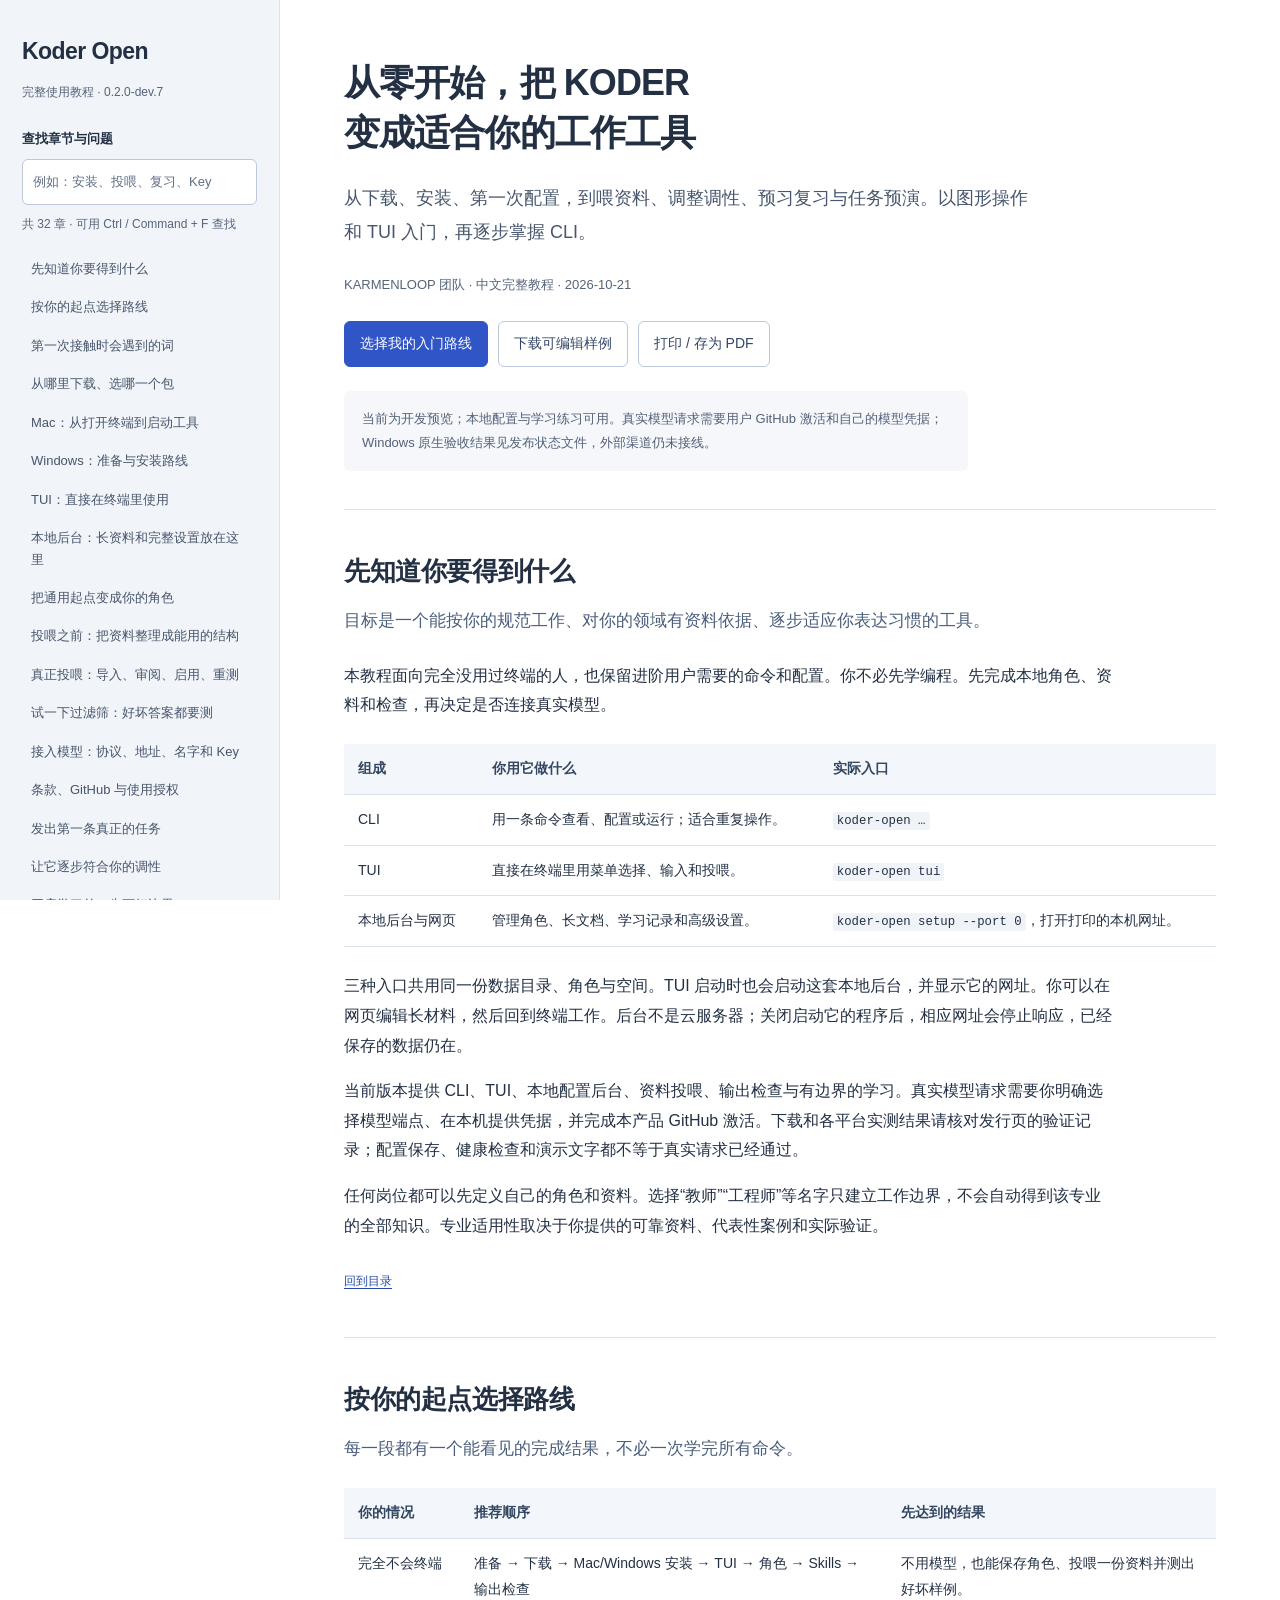
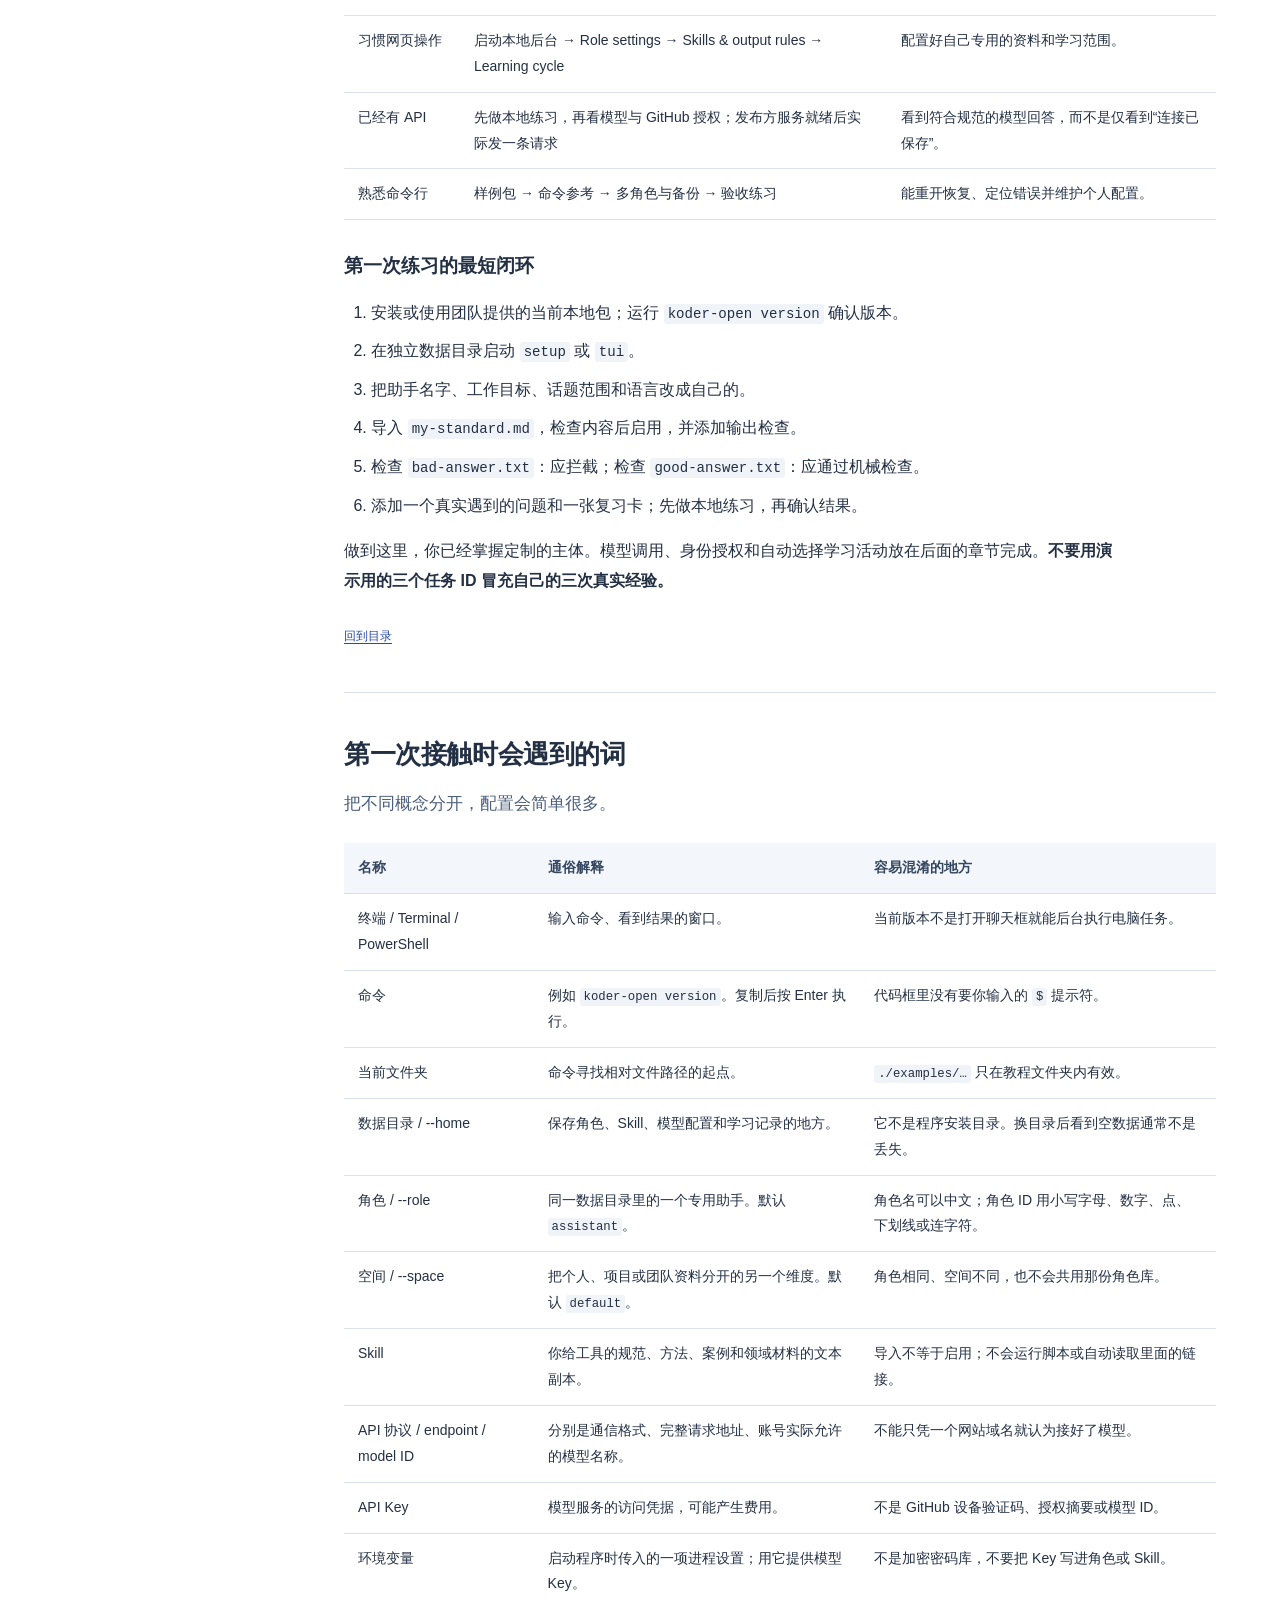
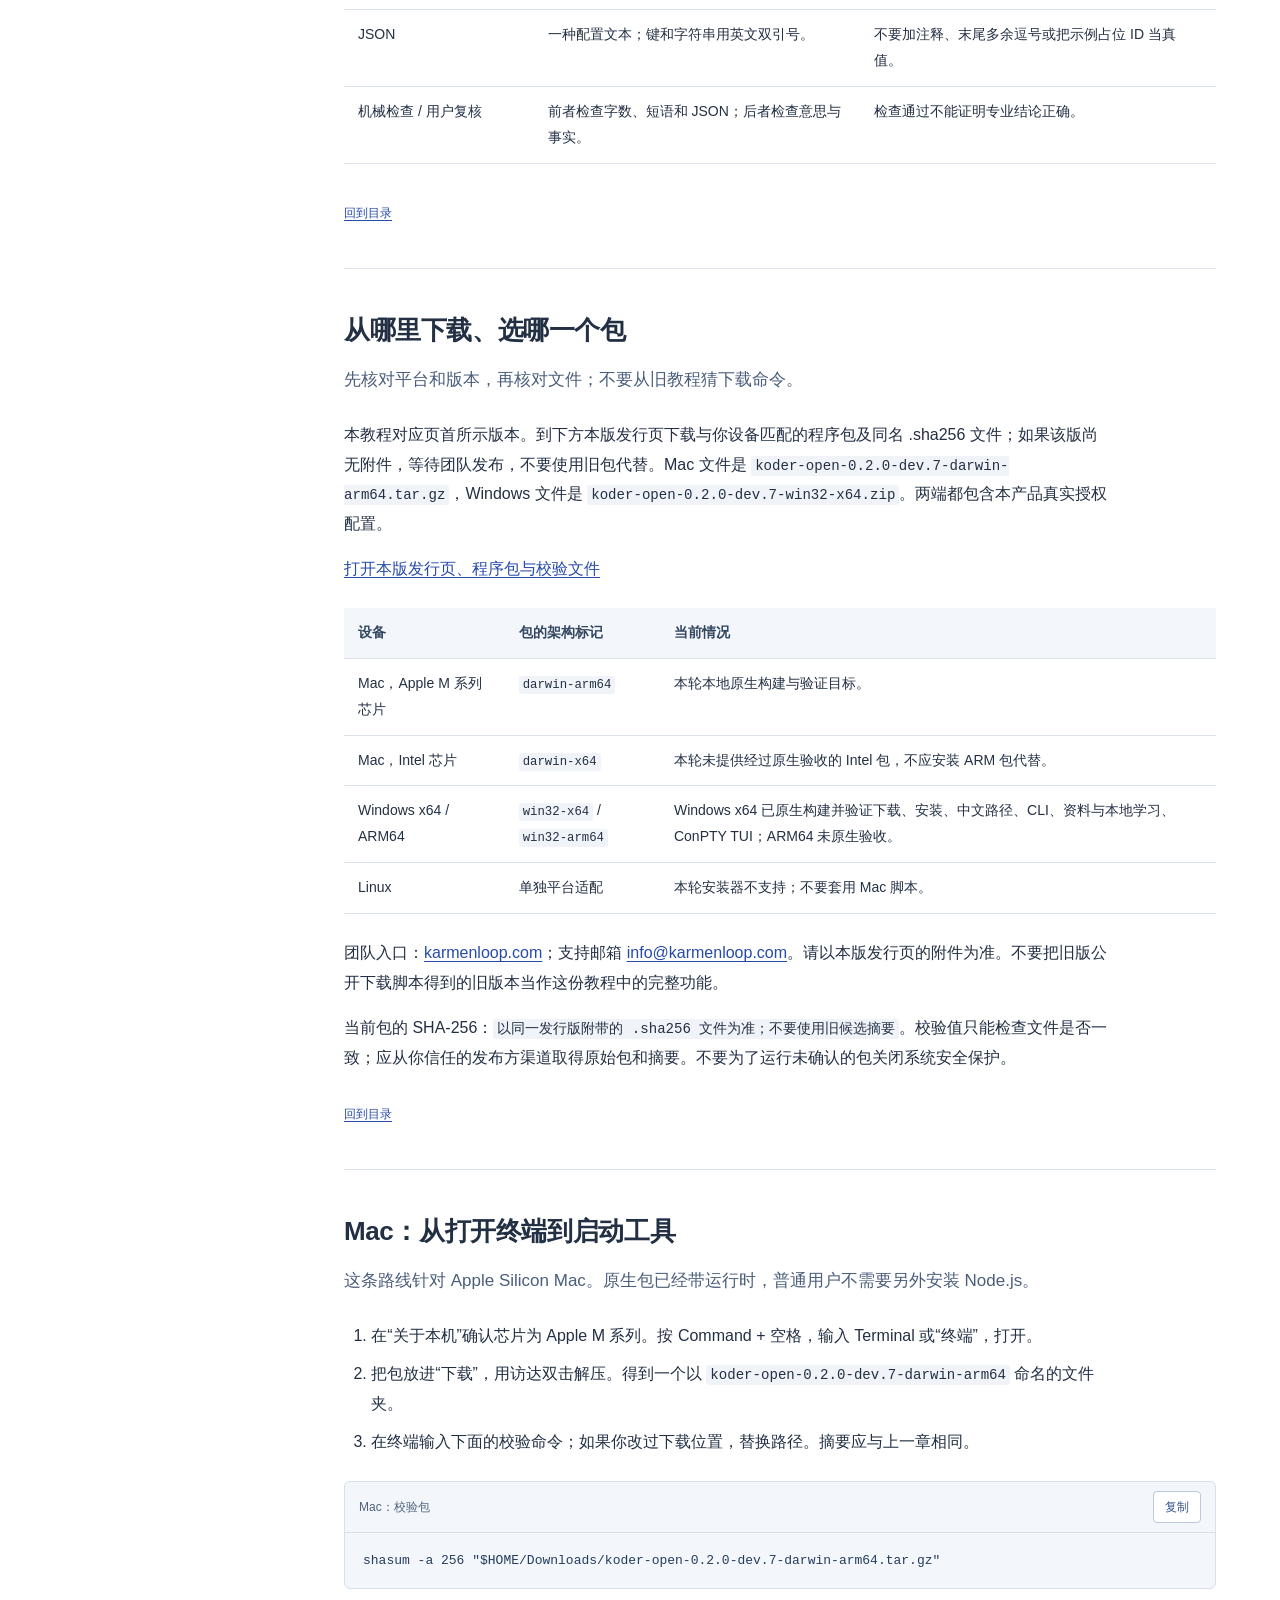
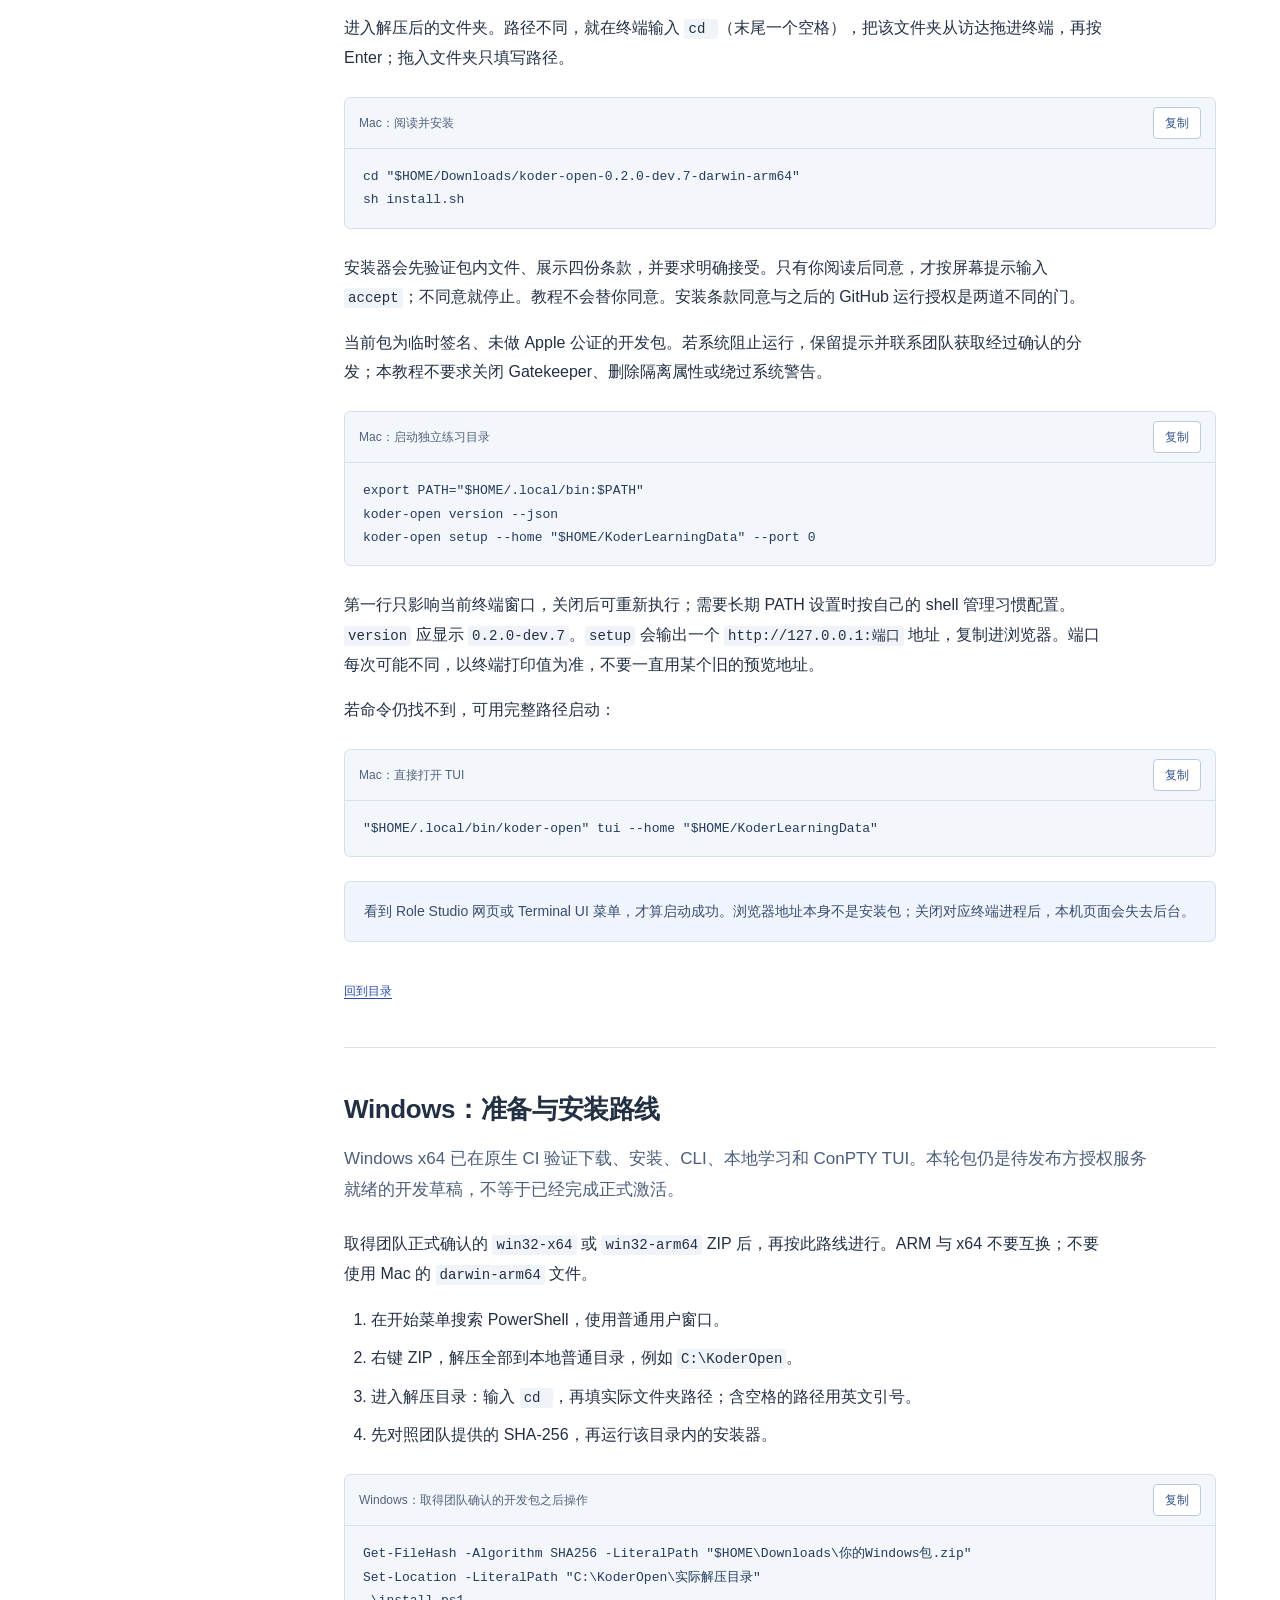
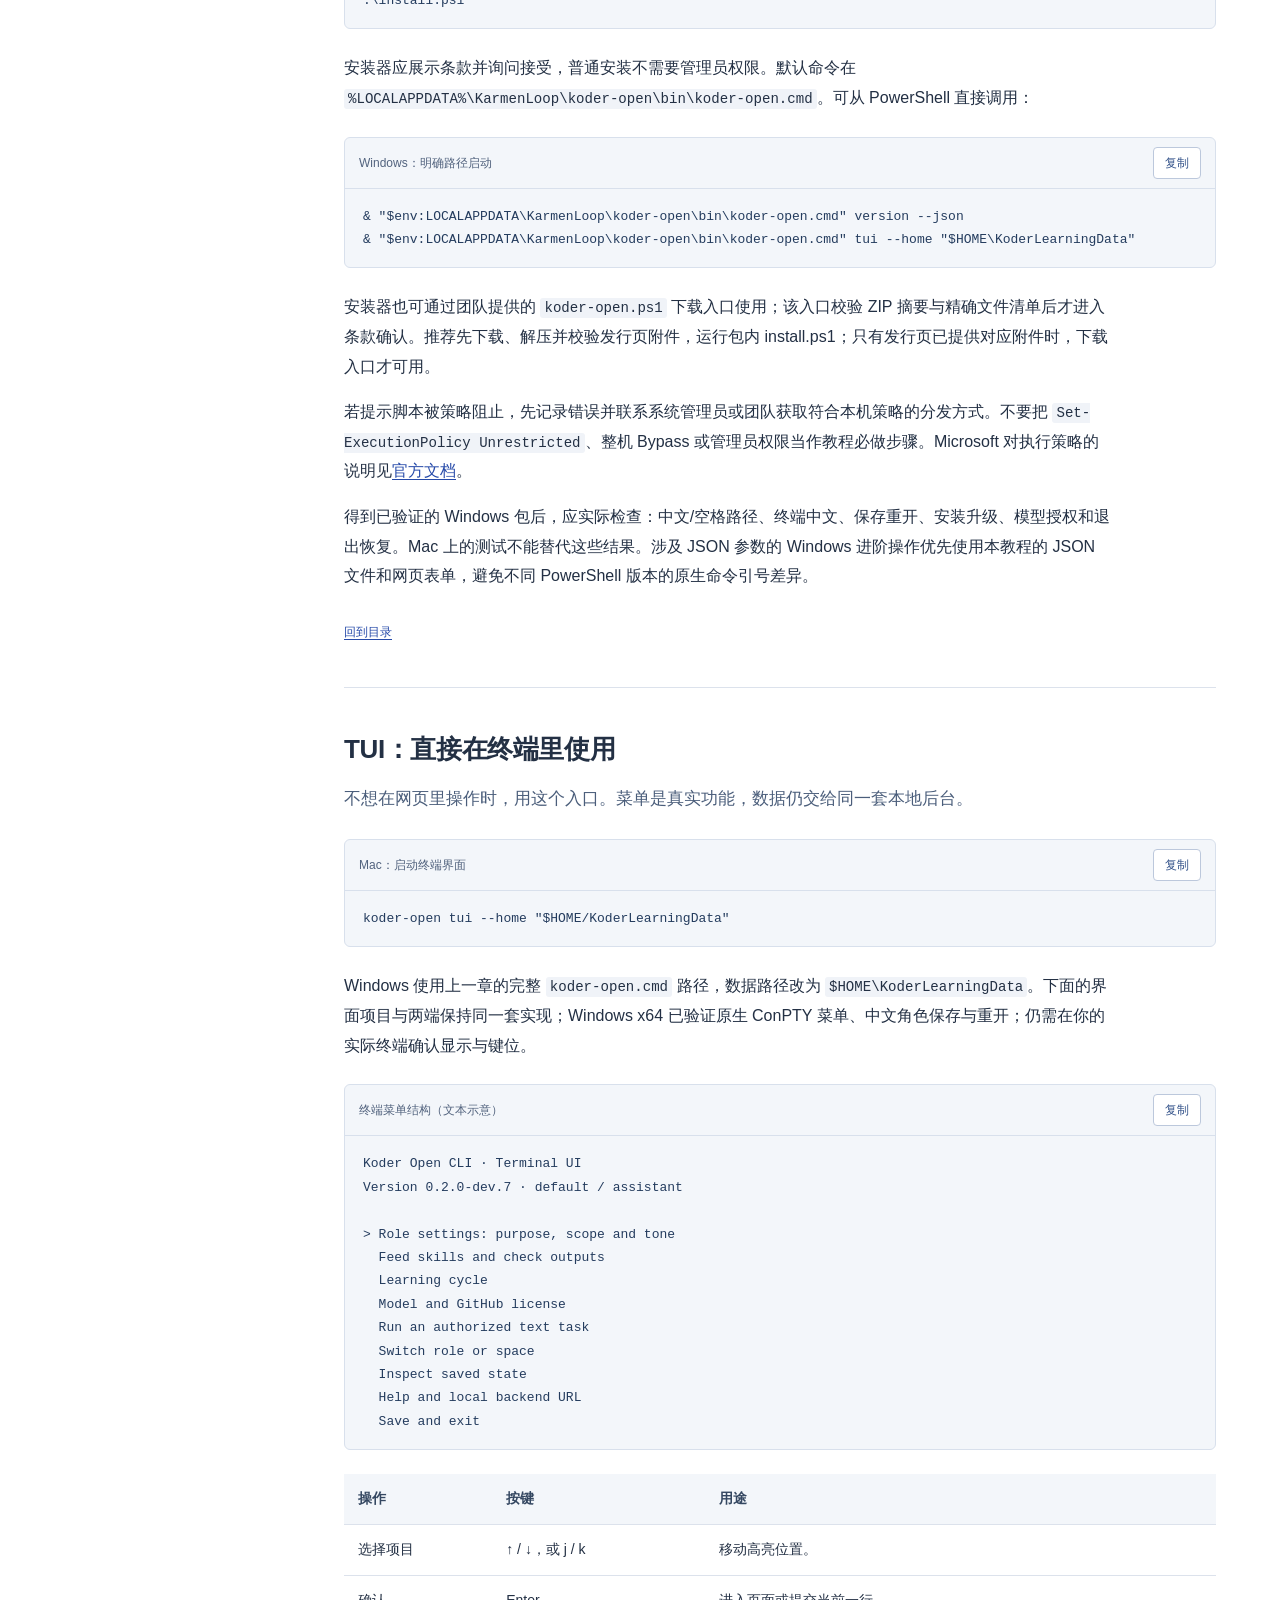
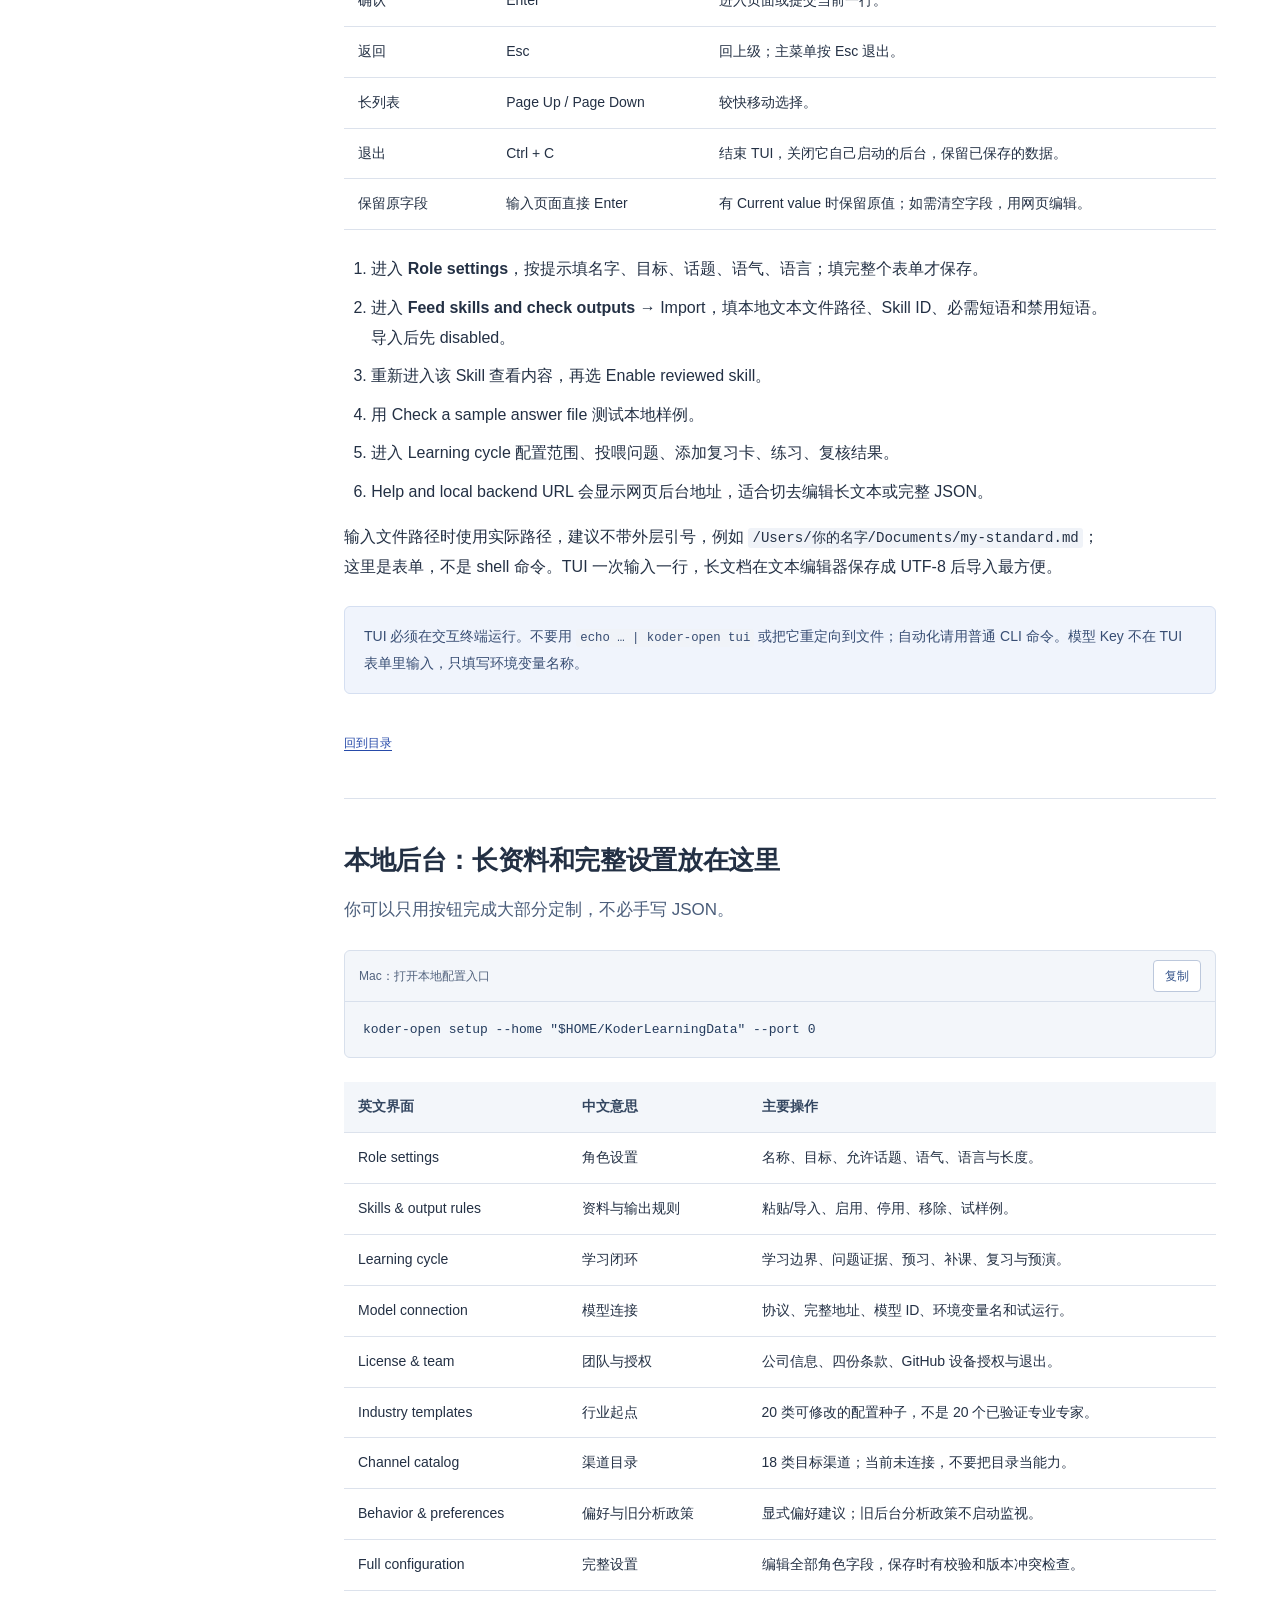
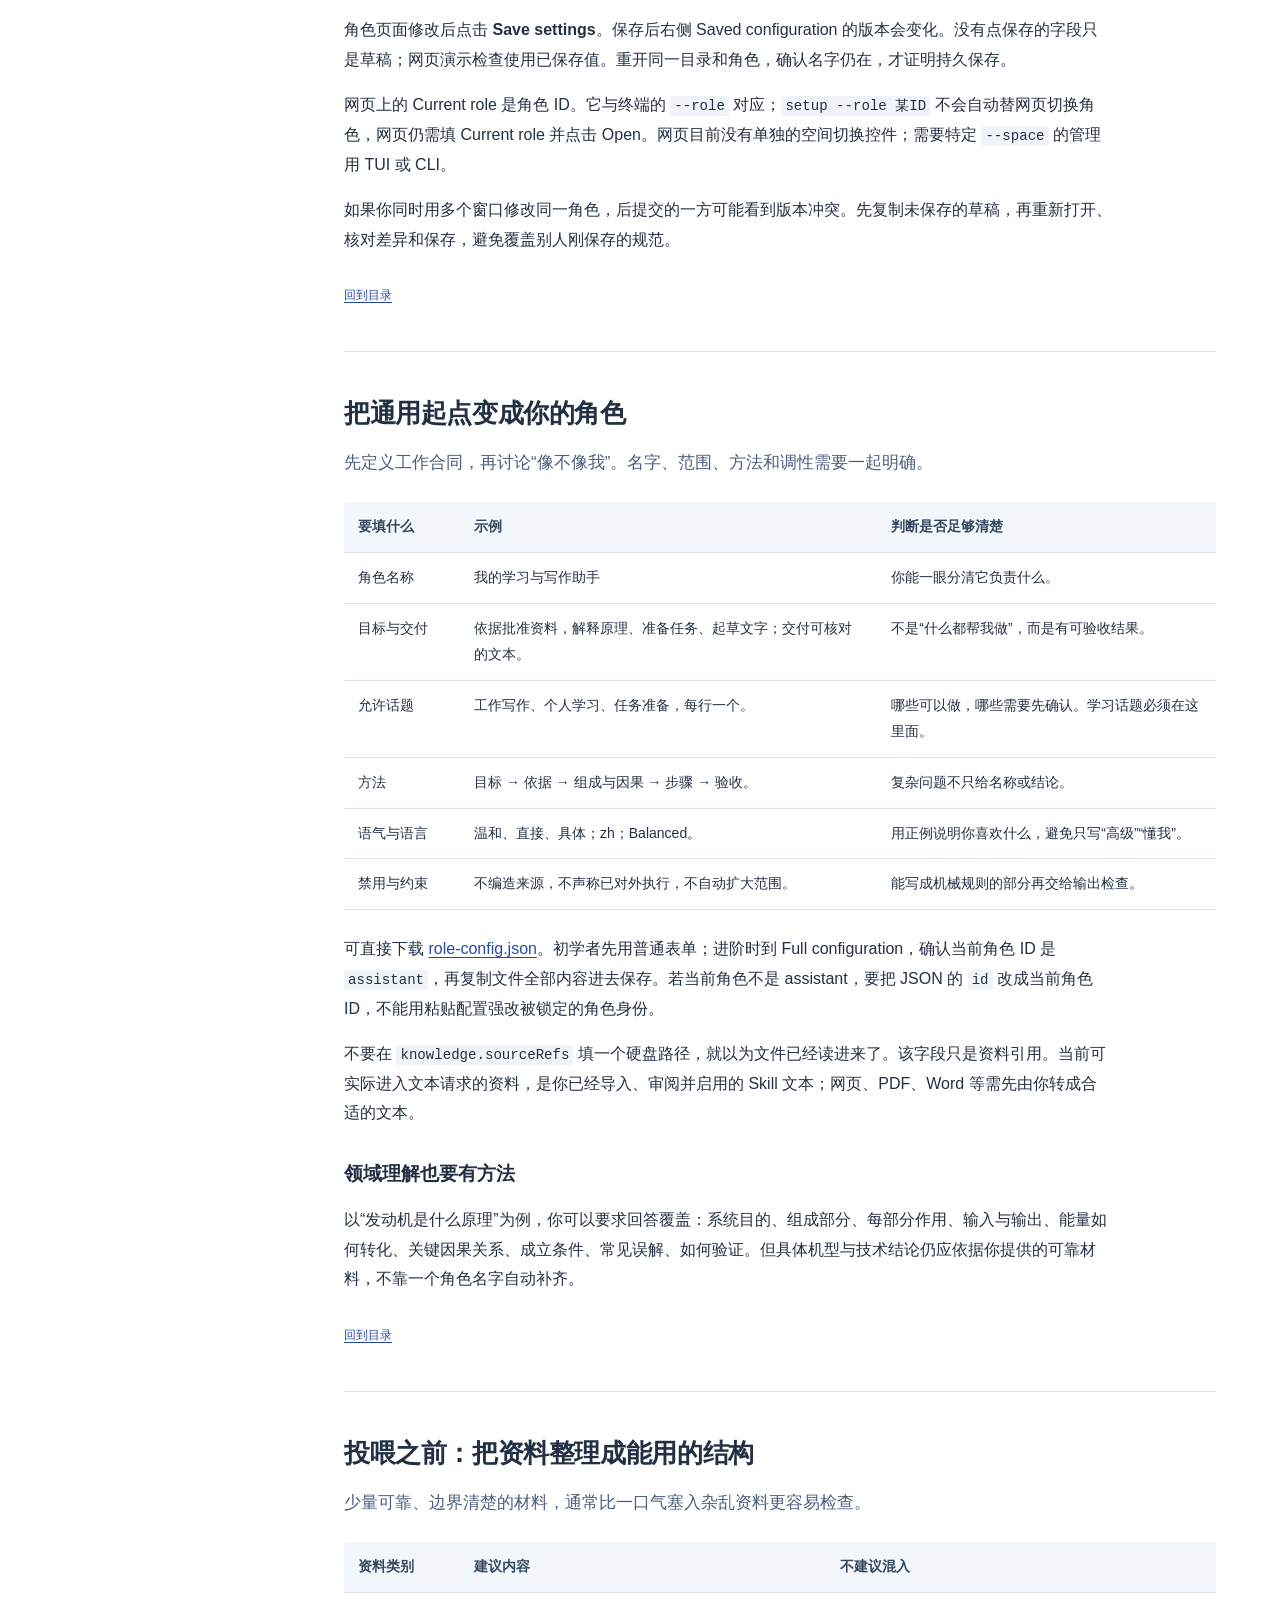
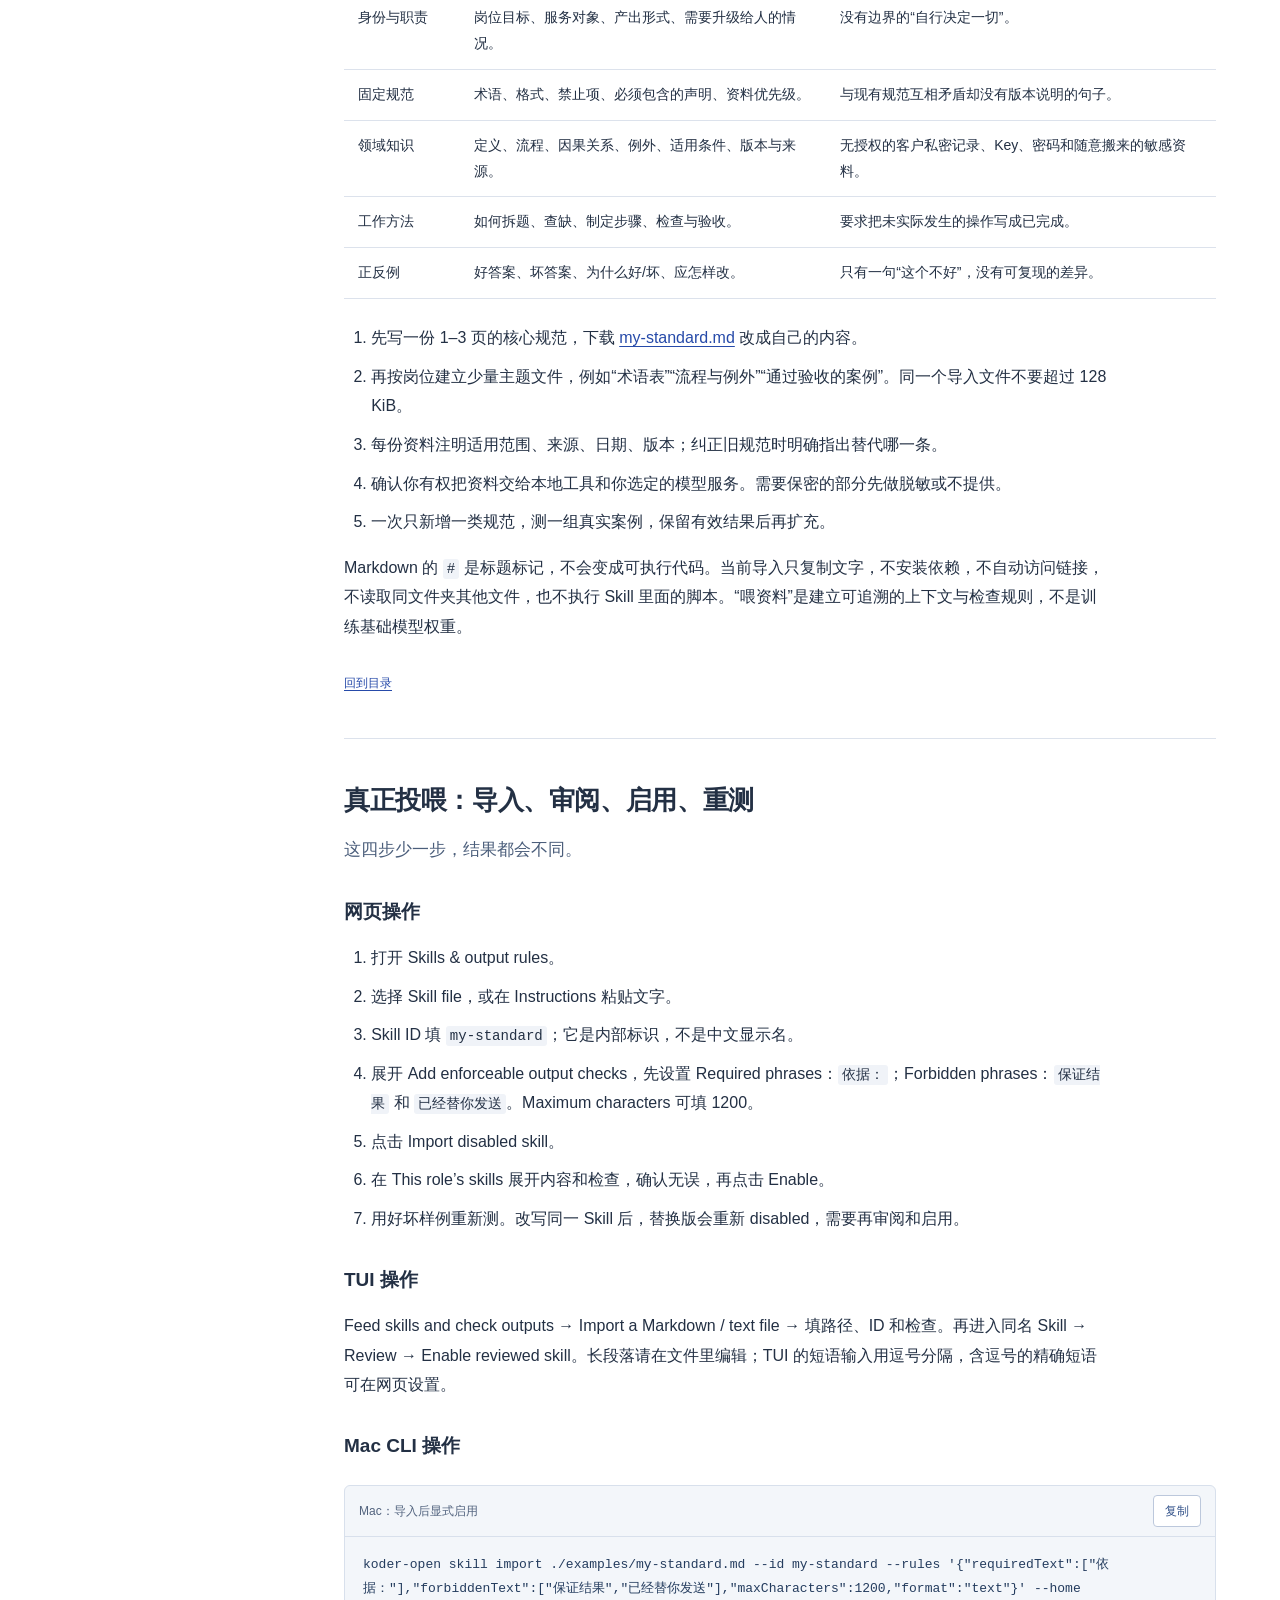
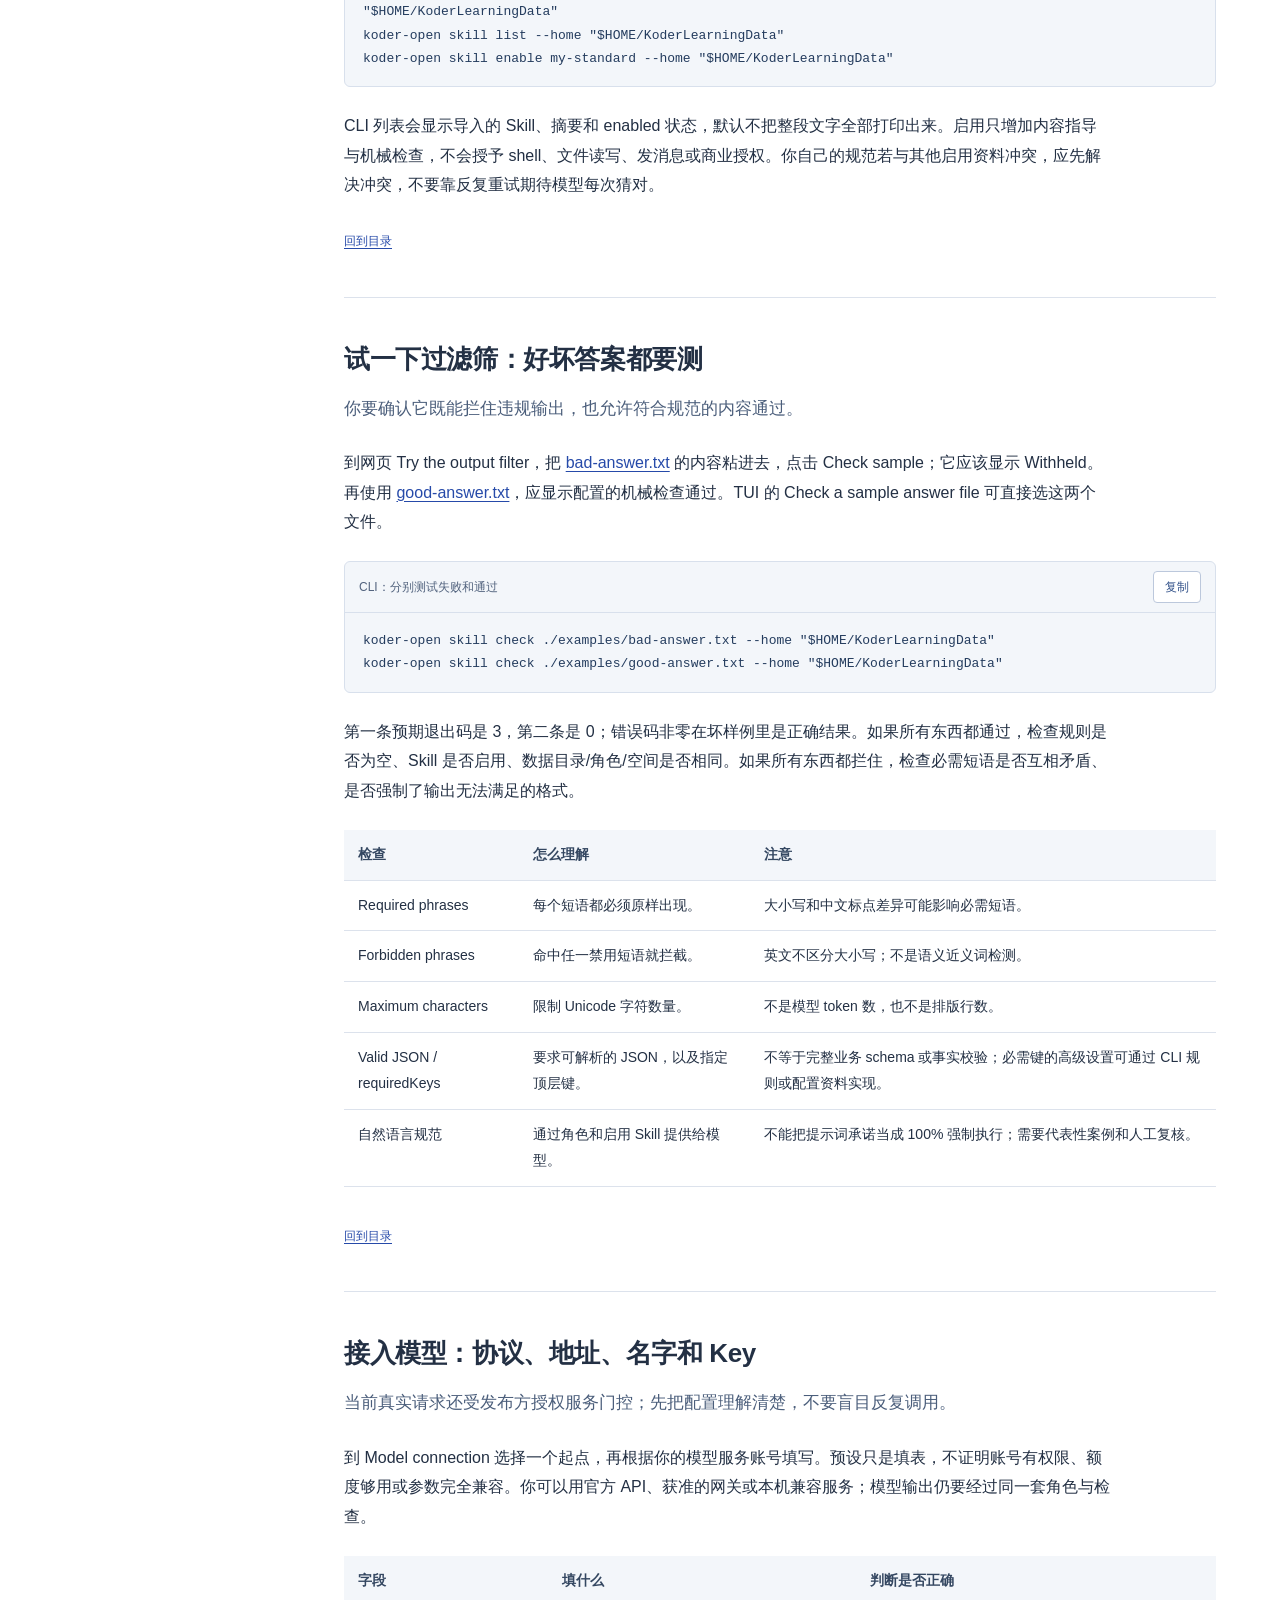
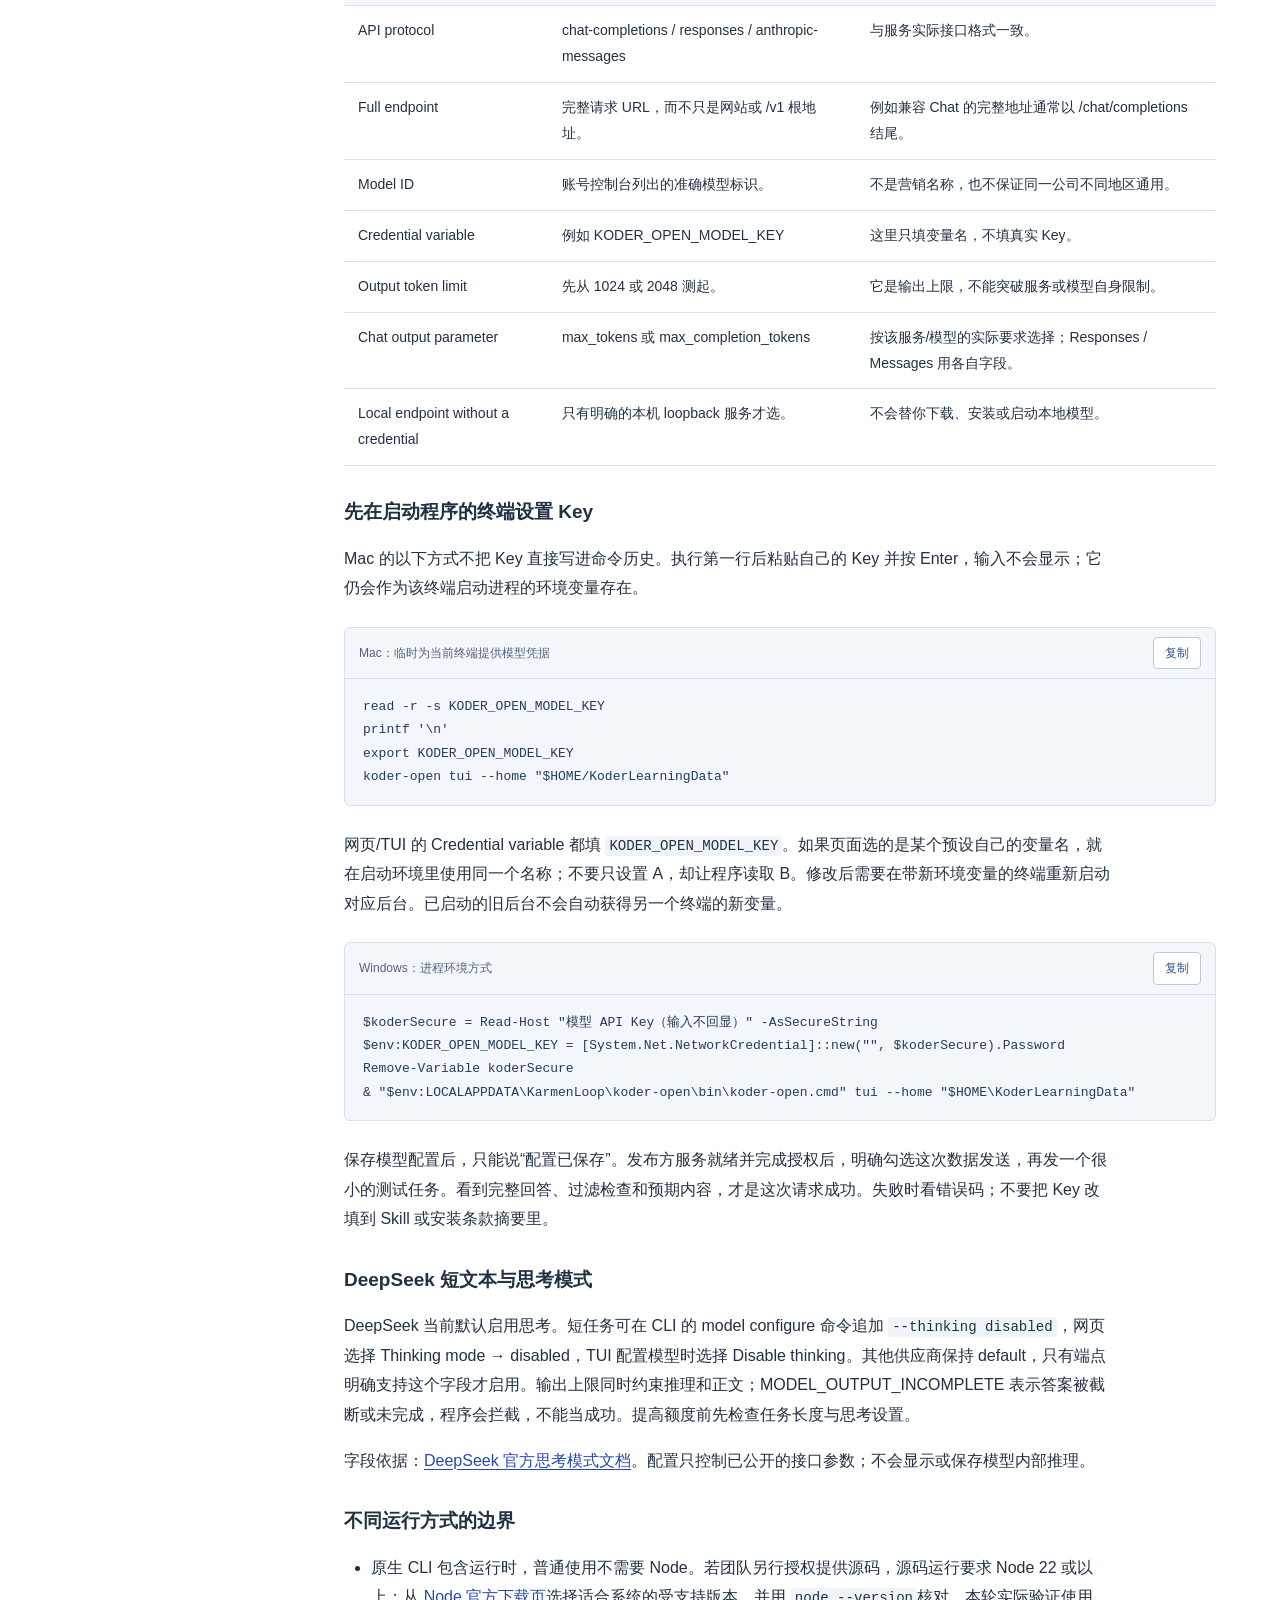
<file: docs/index.html>
<!doctype html><html lang="en"><meta charset="utf-8"><meta name="viewport" content="width=device-width,initial-scale=1"><title>Koder Open CLI handbook</title><meta http-equiv="refresh" content="0;url=handbook/"><p><a href="handbook/">Read the complete Koder Open CLI handbook</a></p></html>
</file>
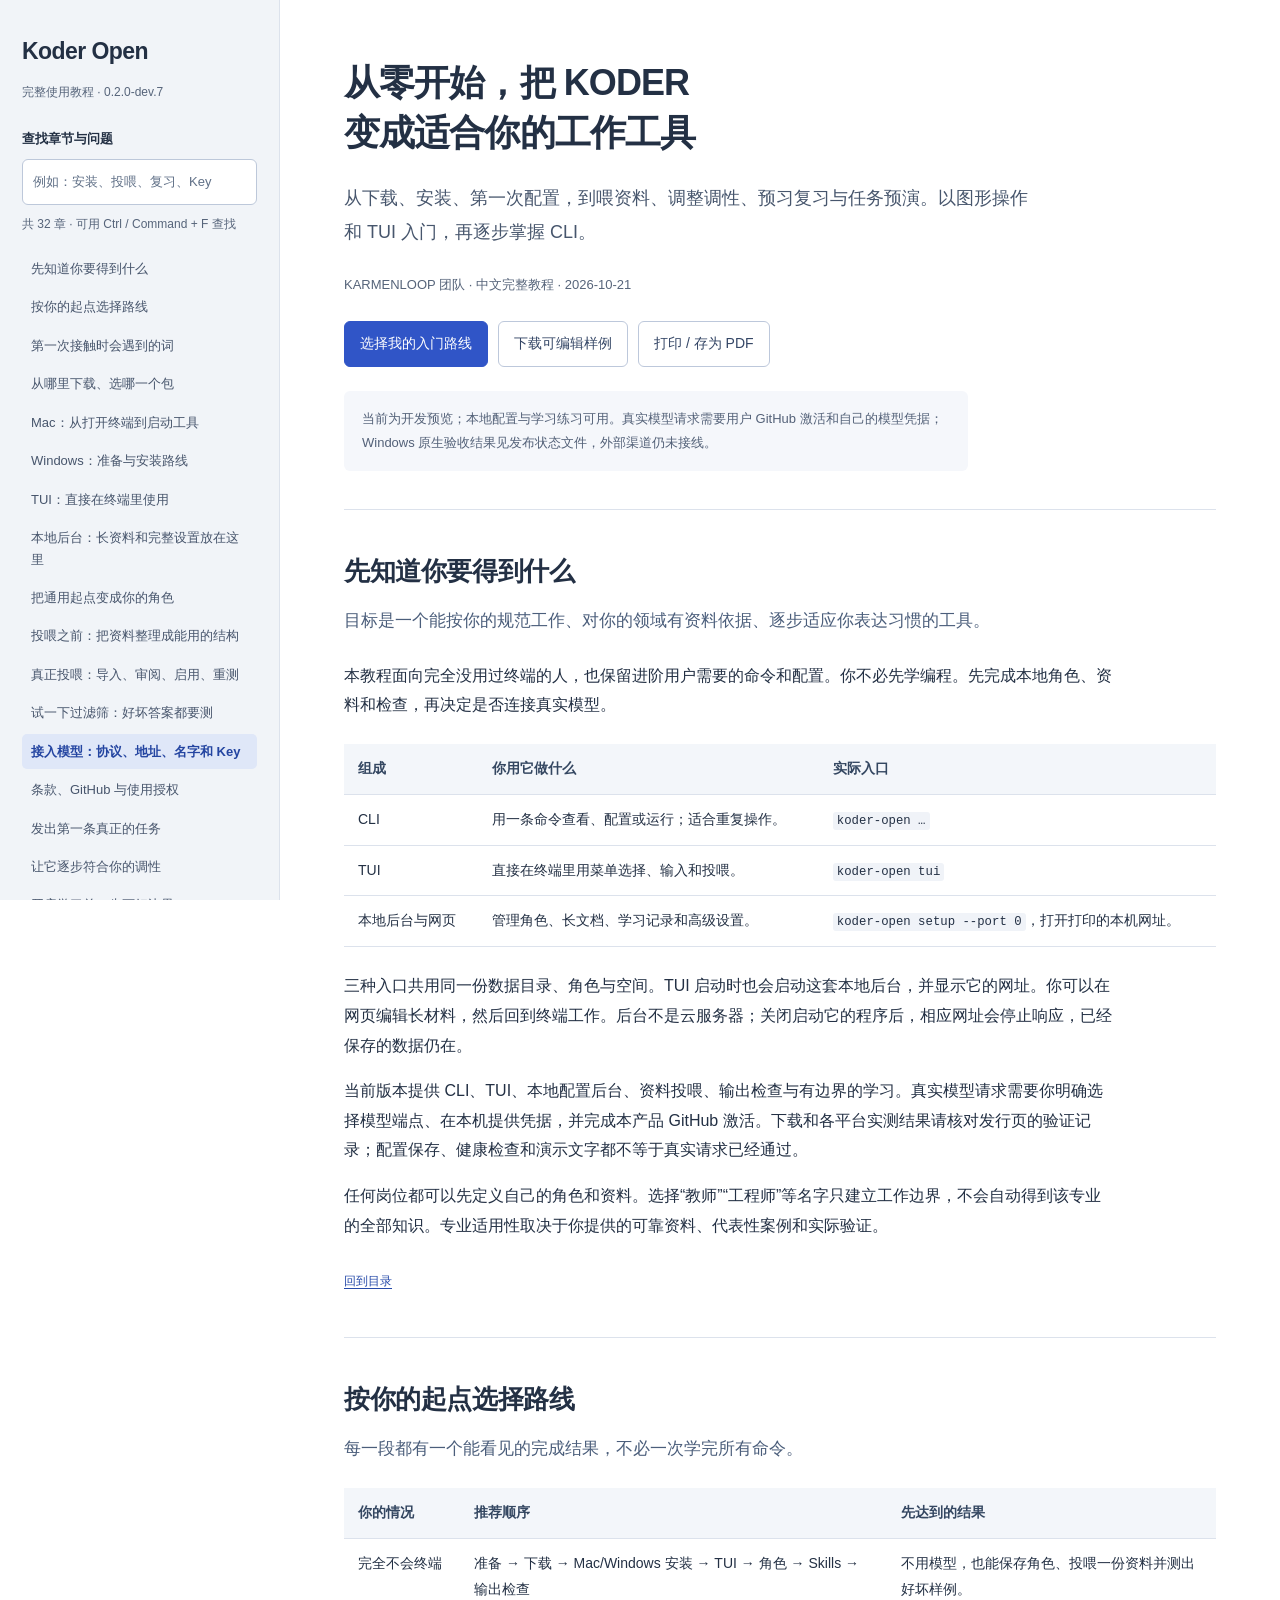
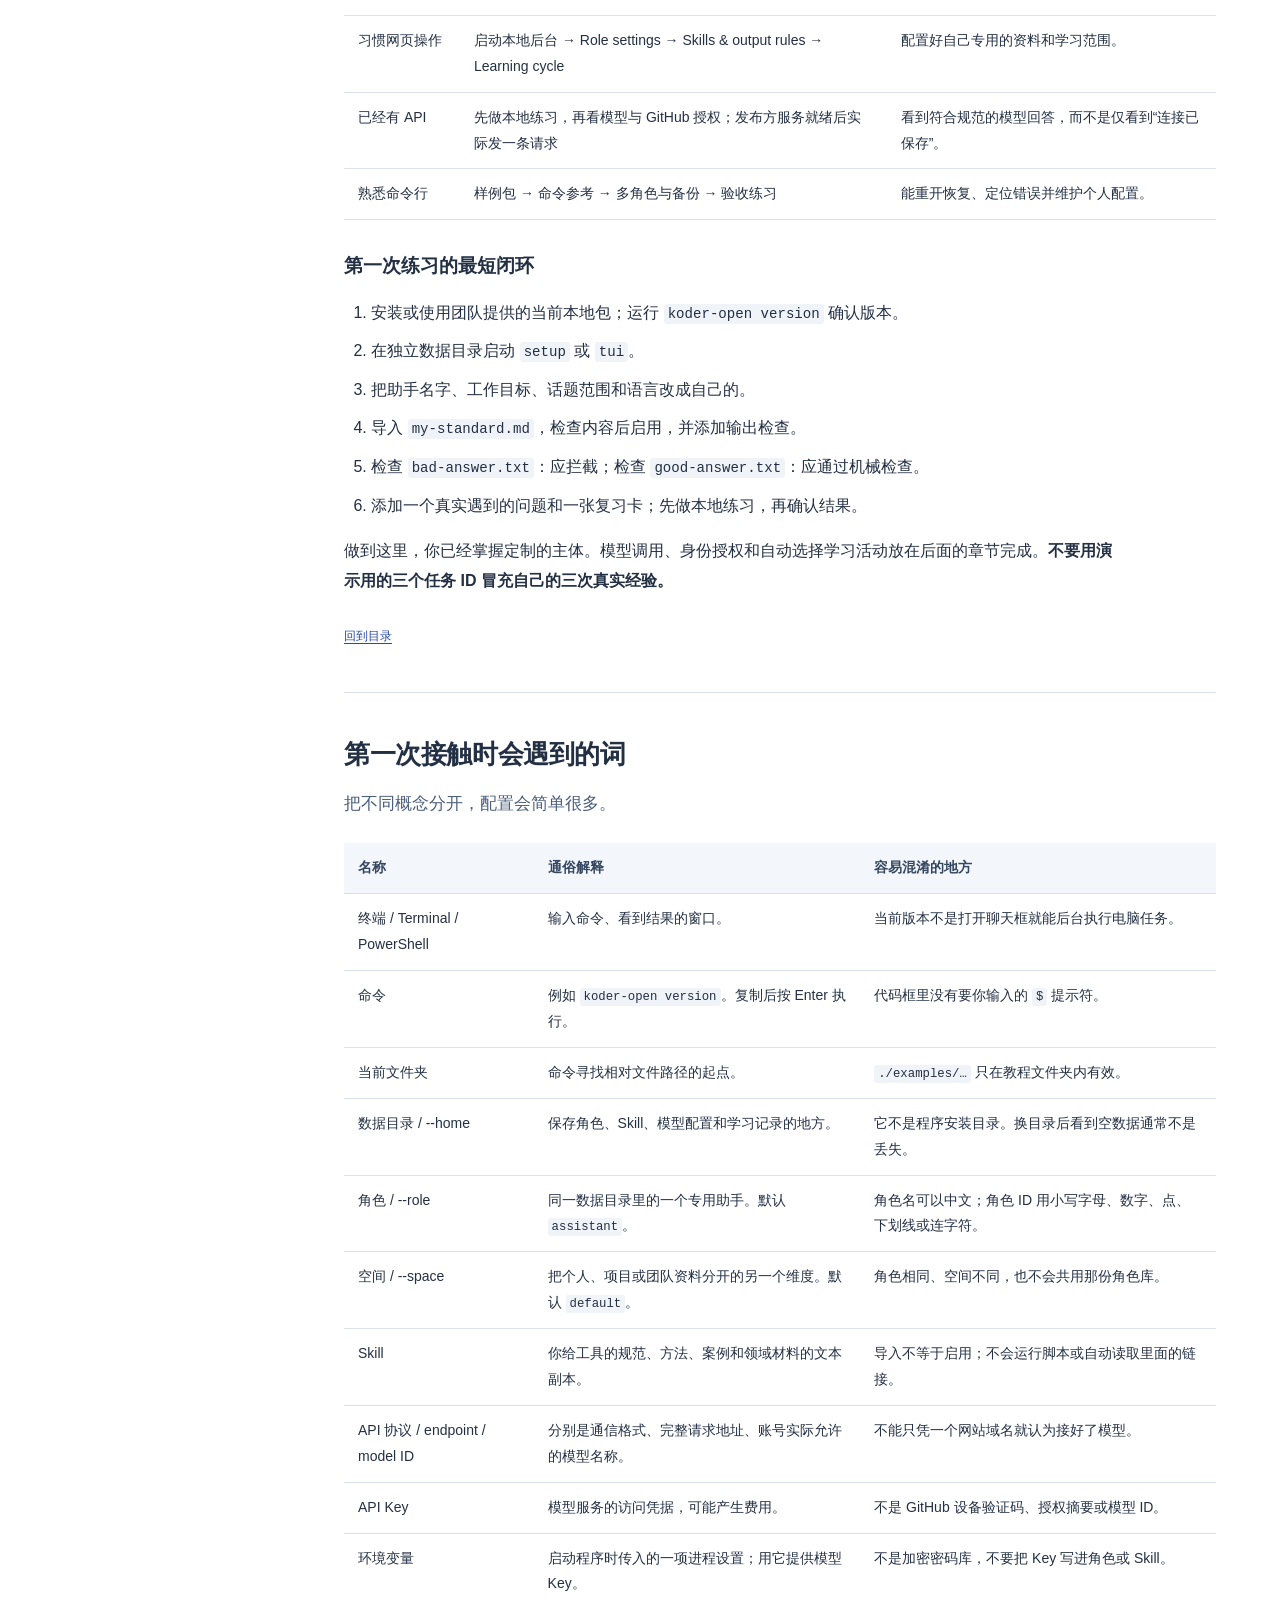
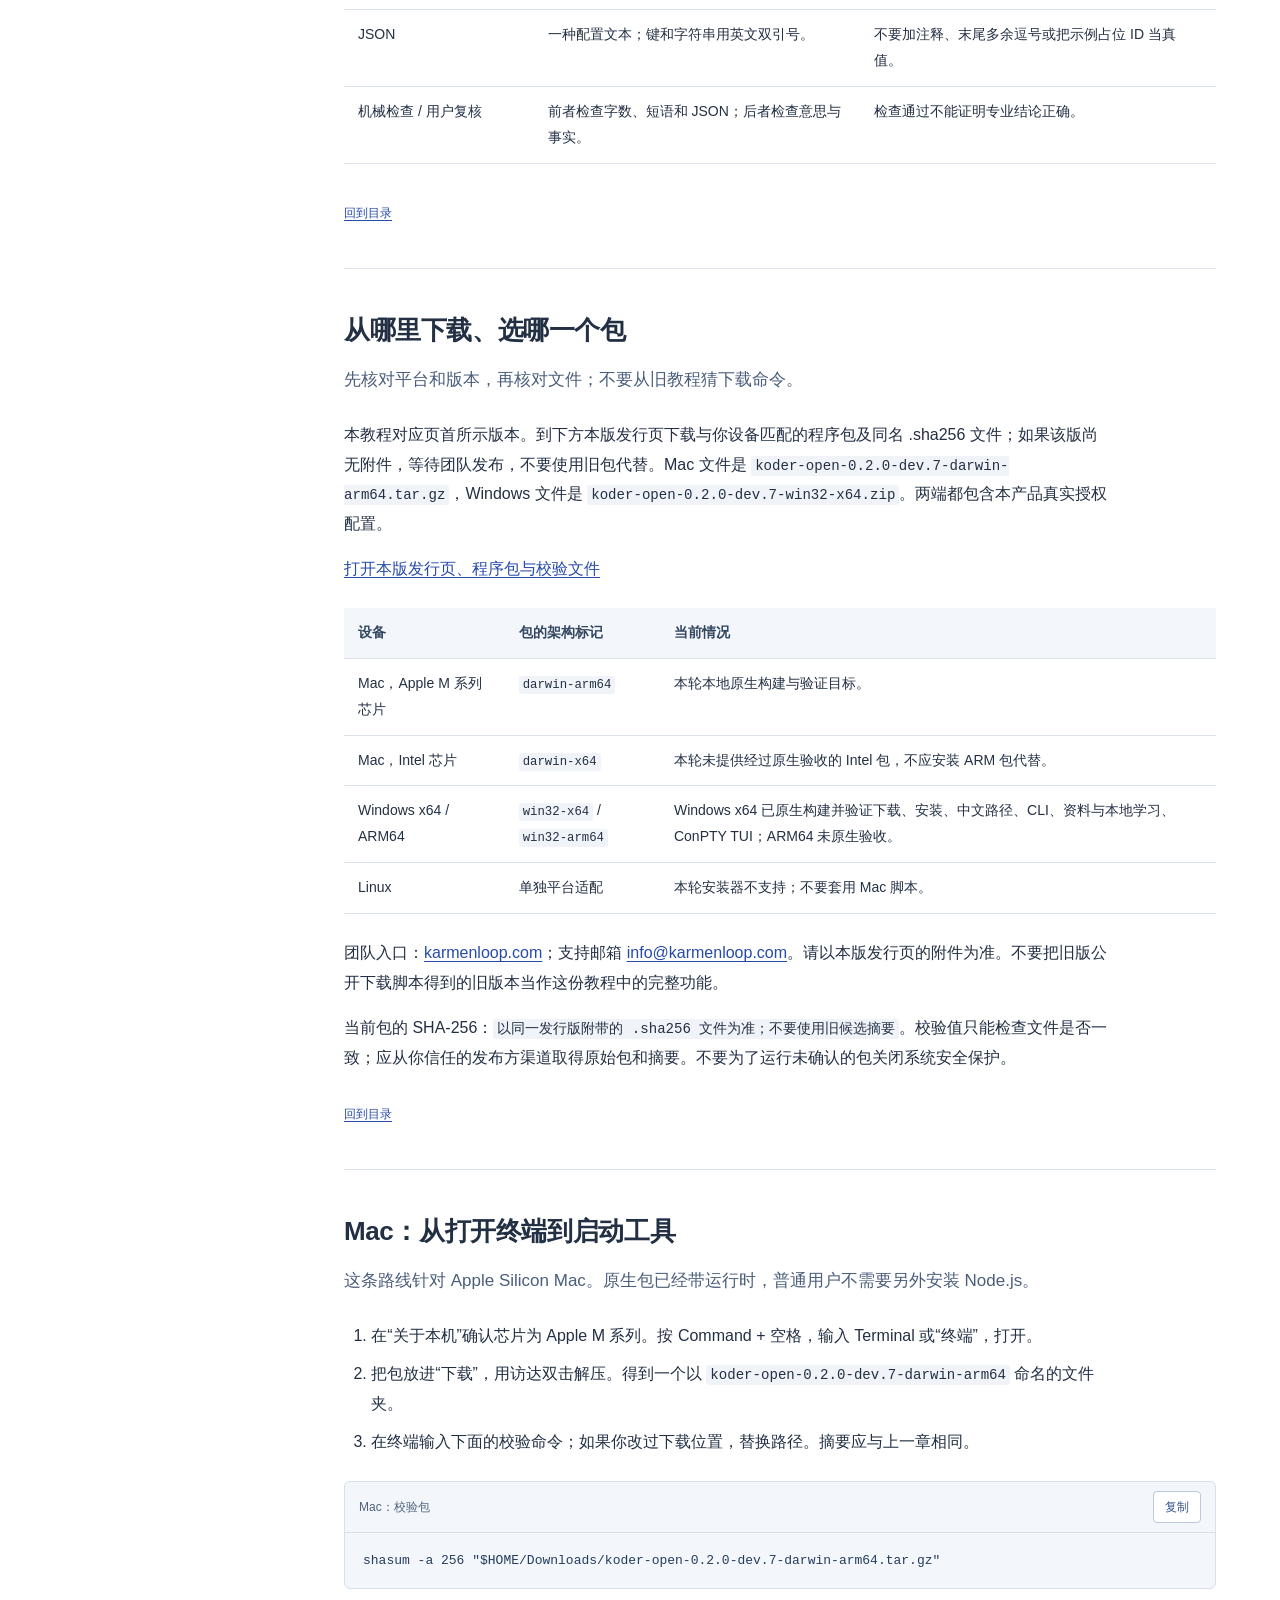
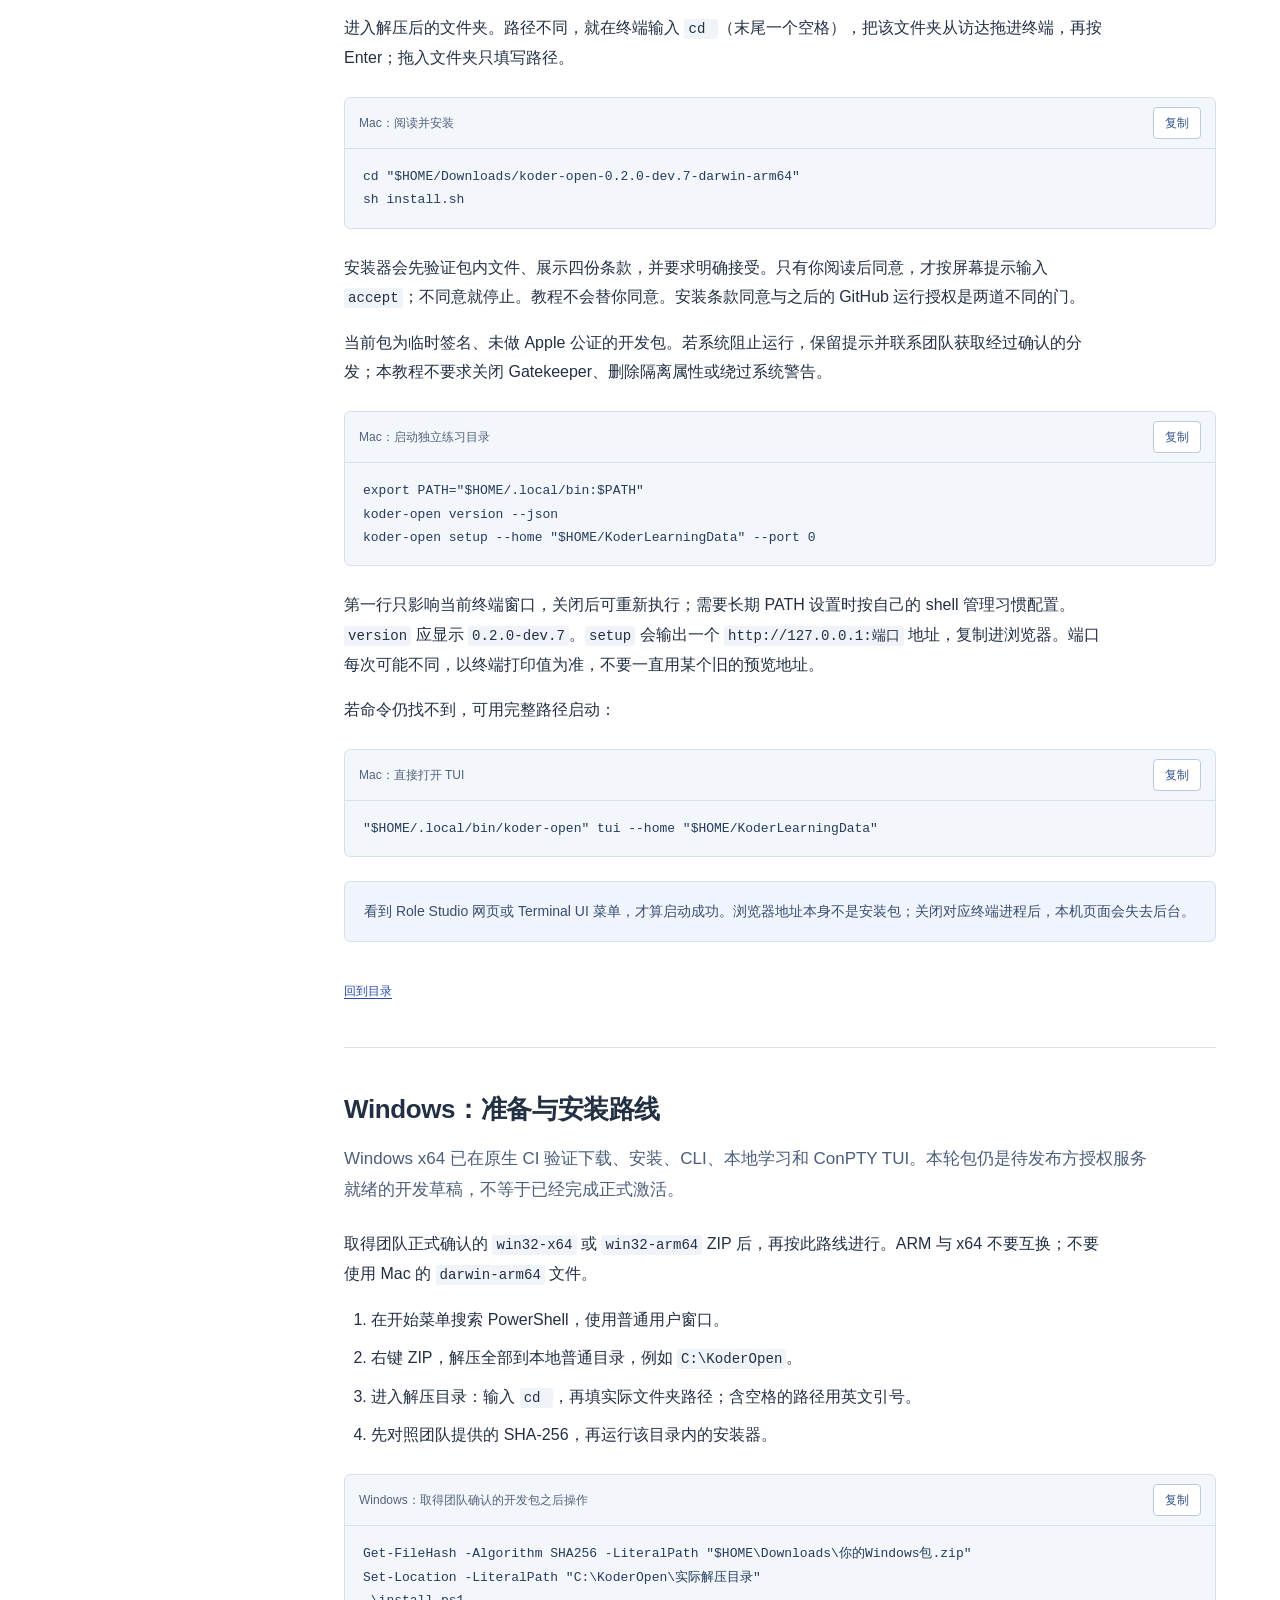
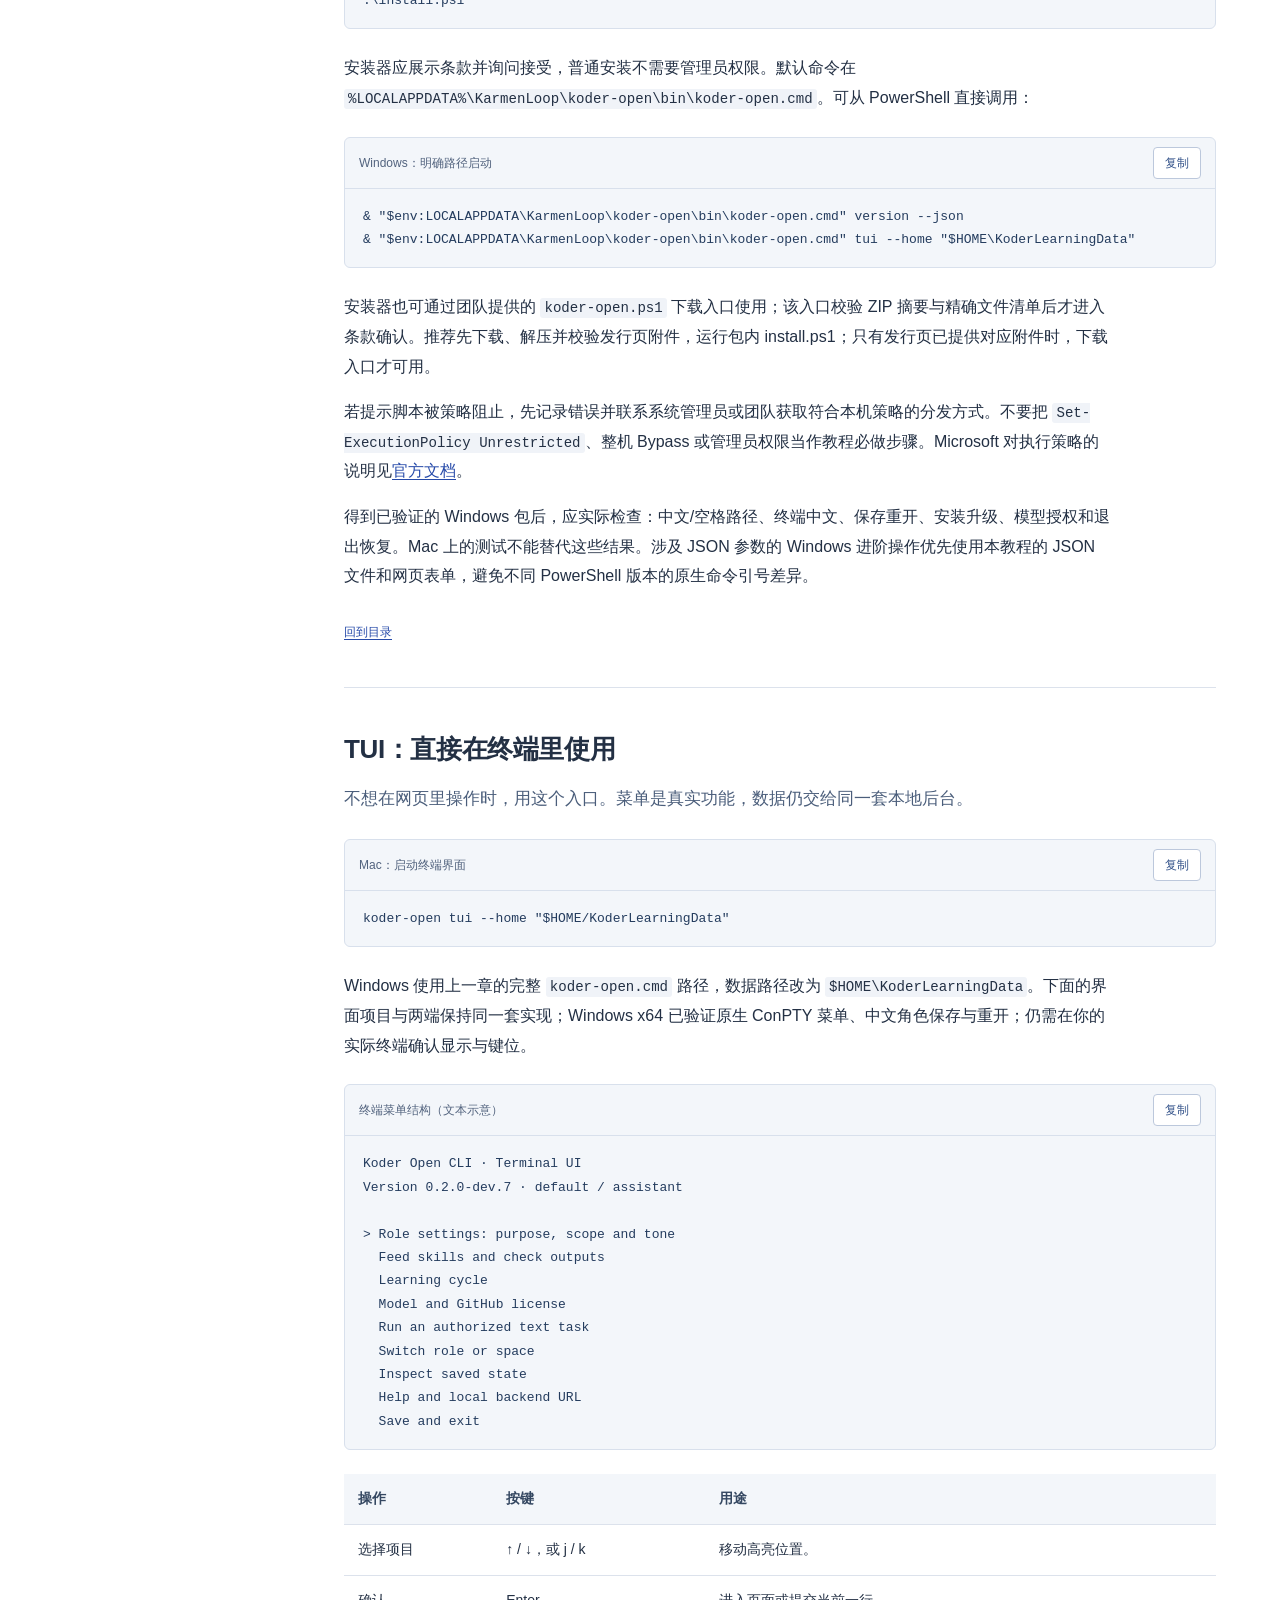
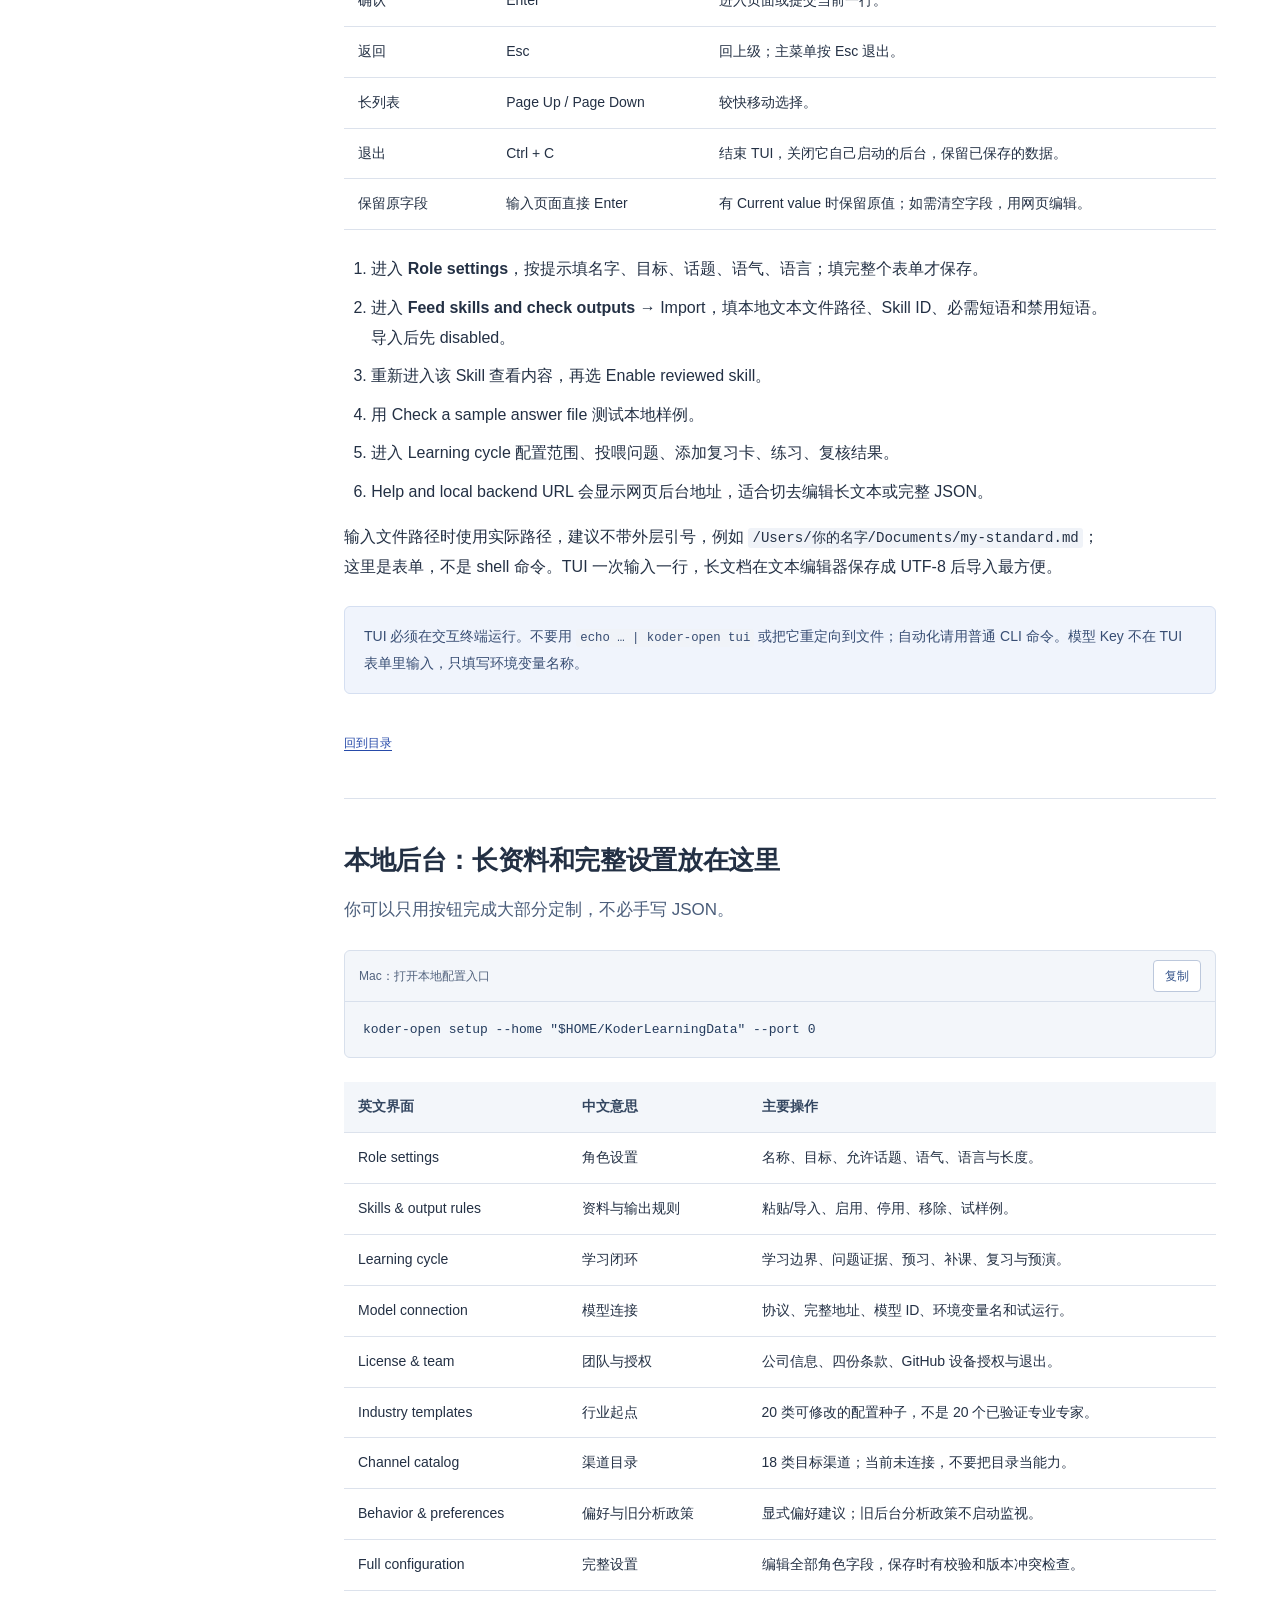
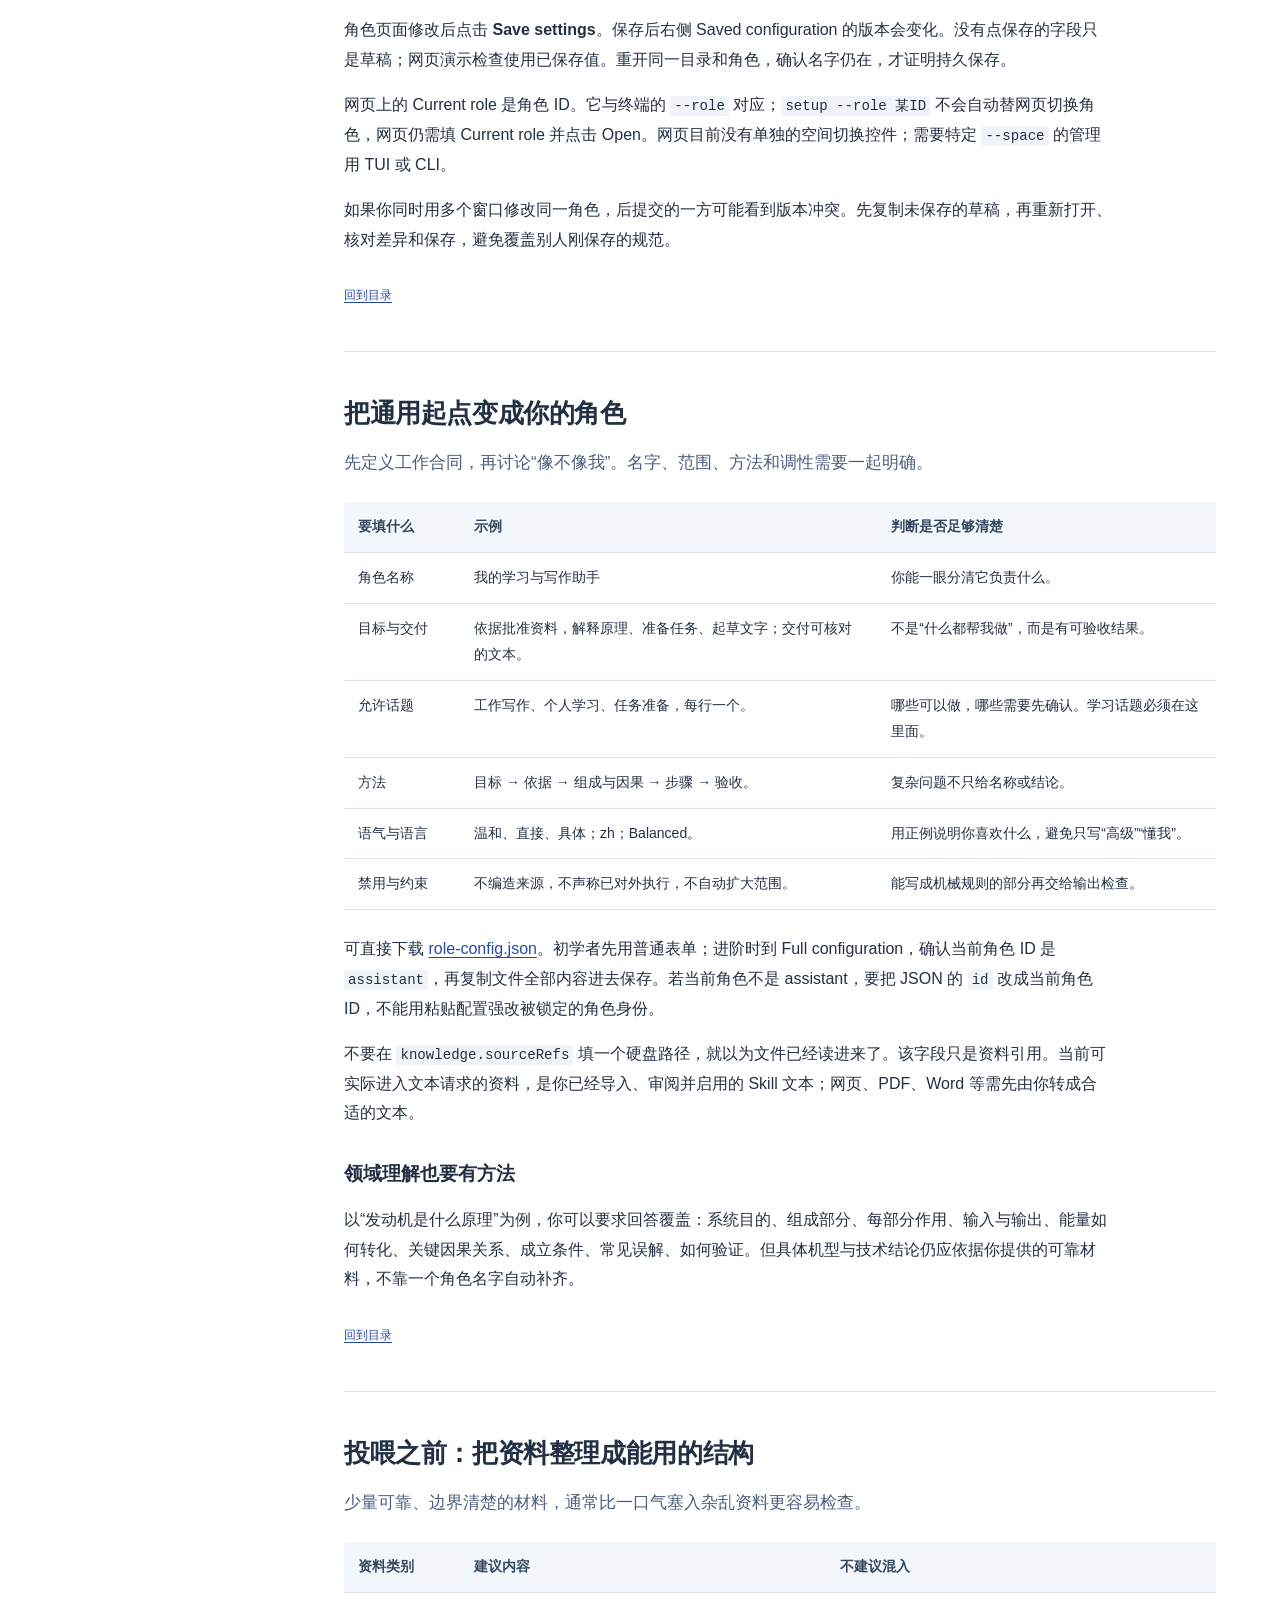
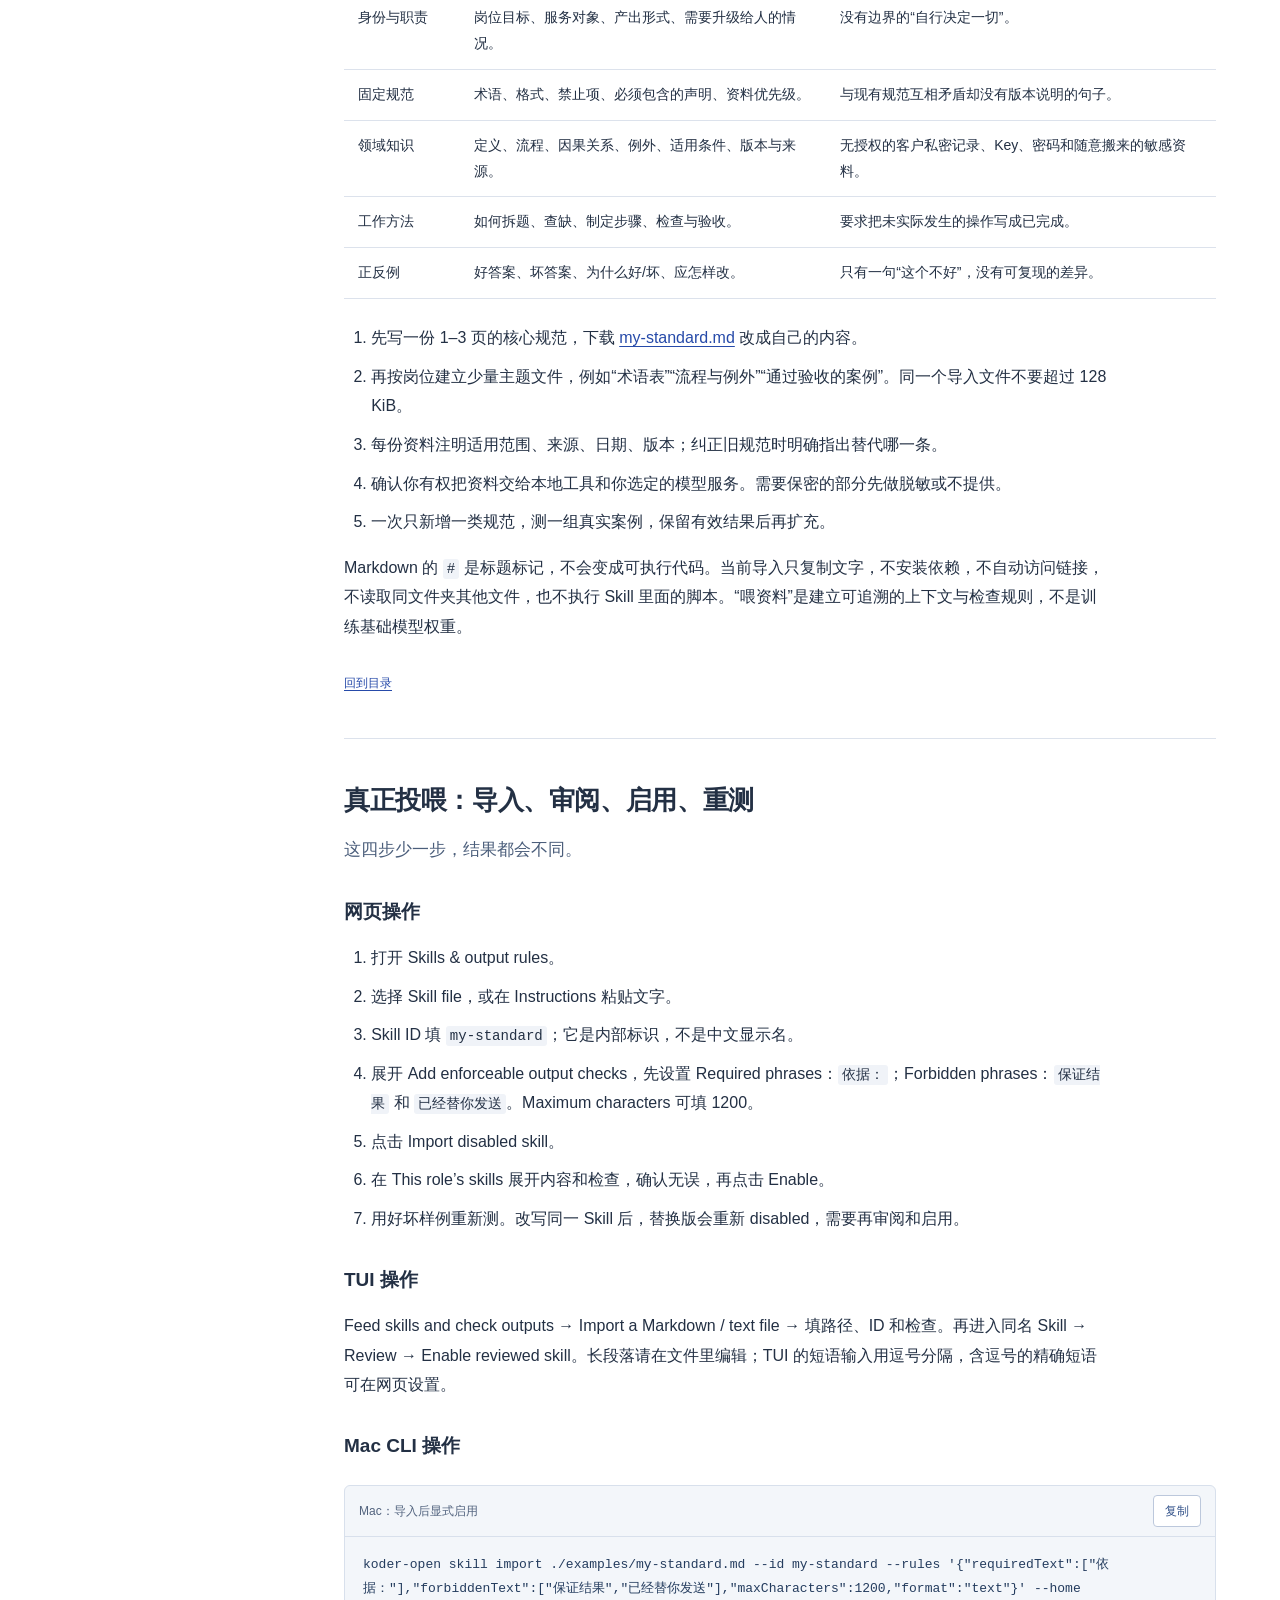
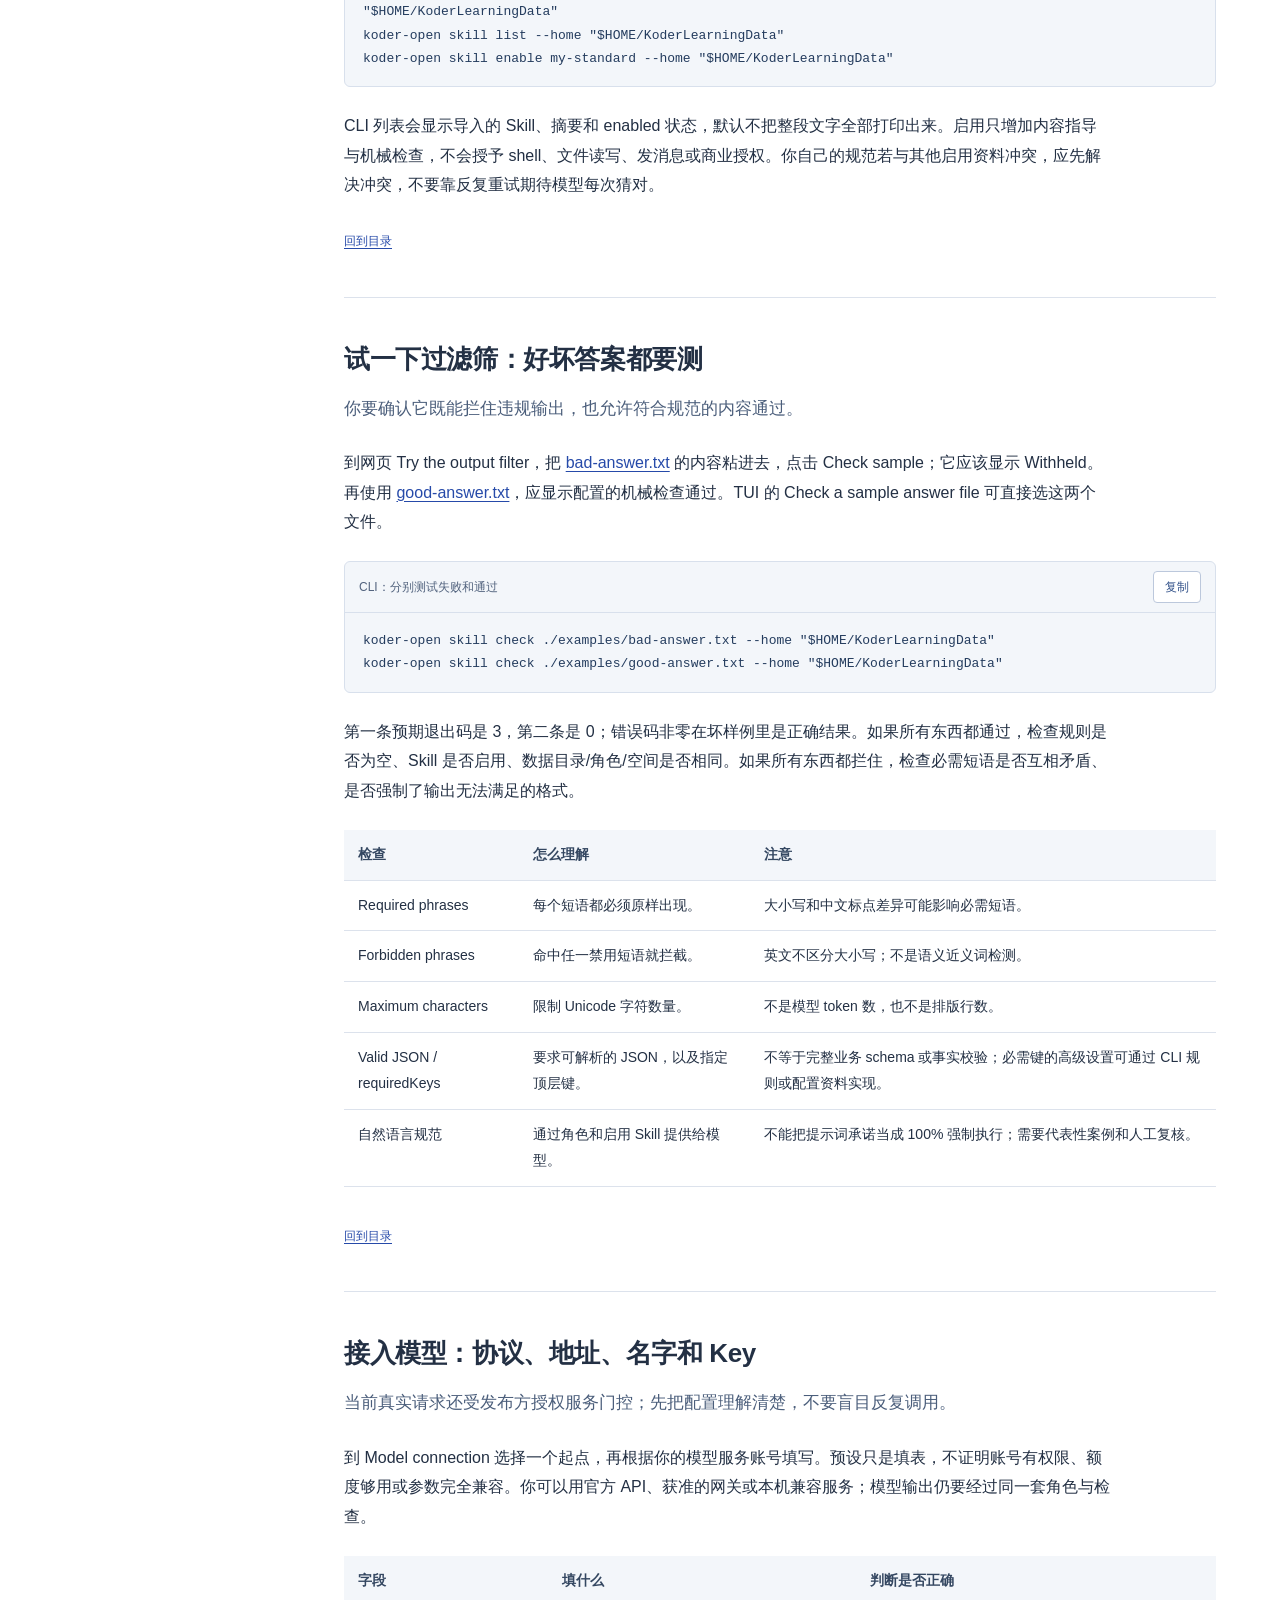
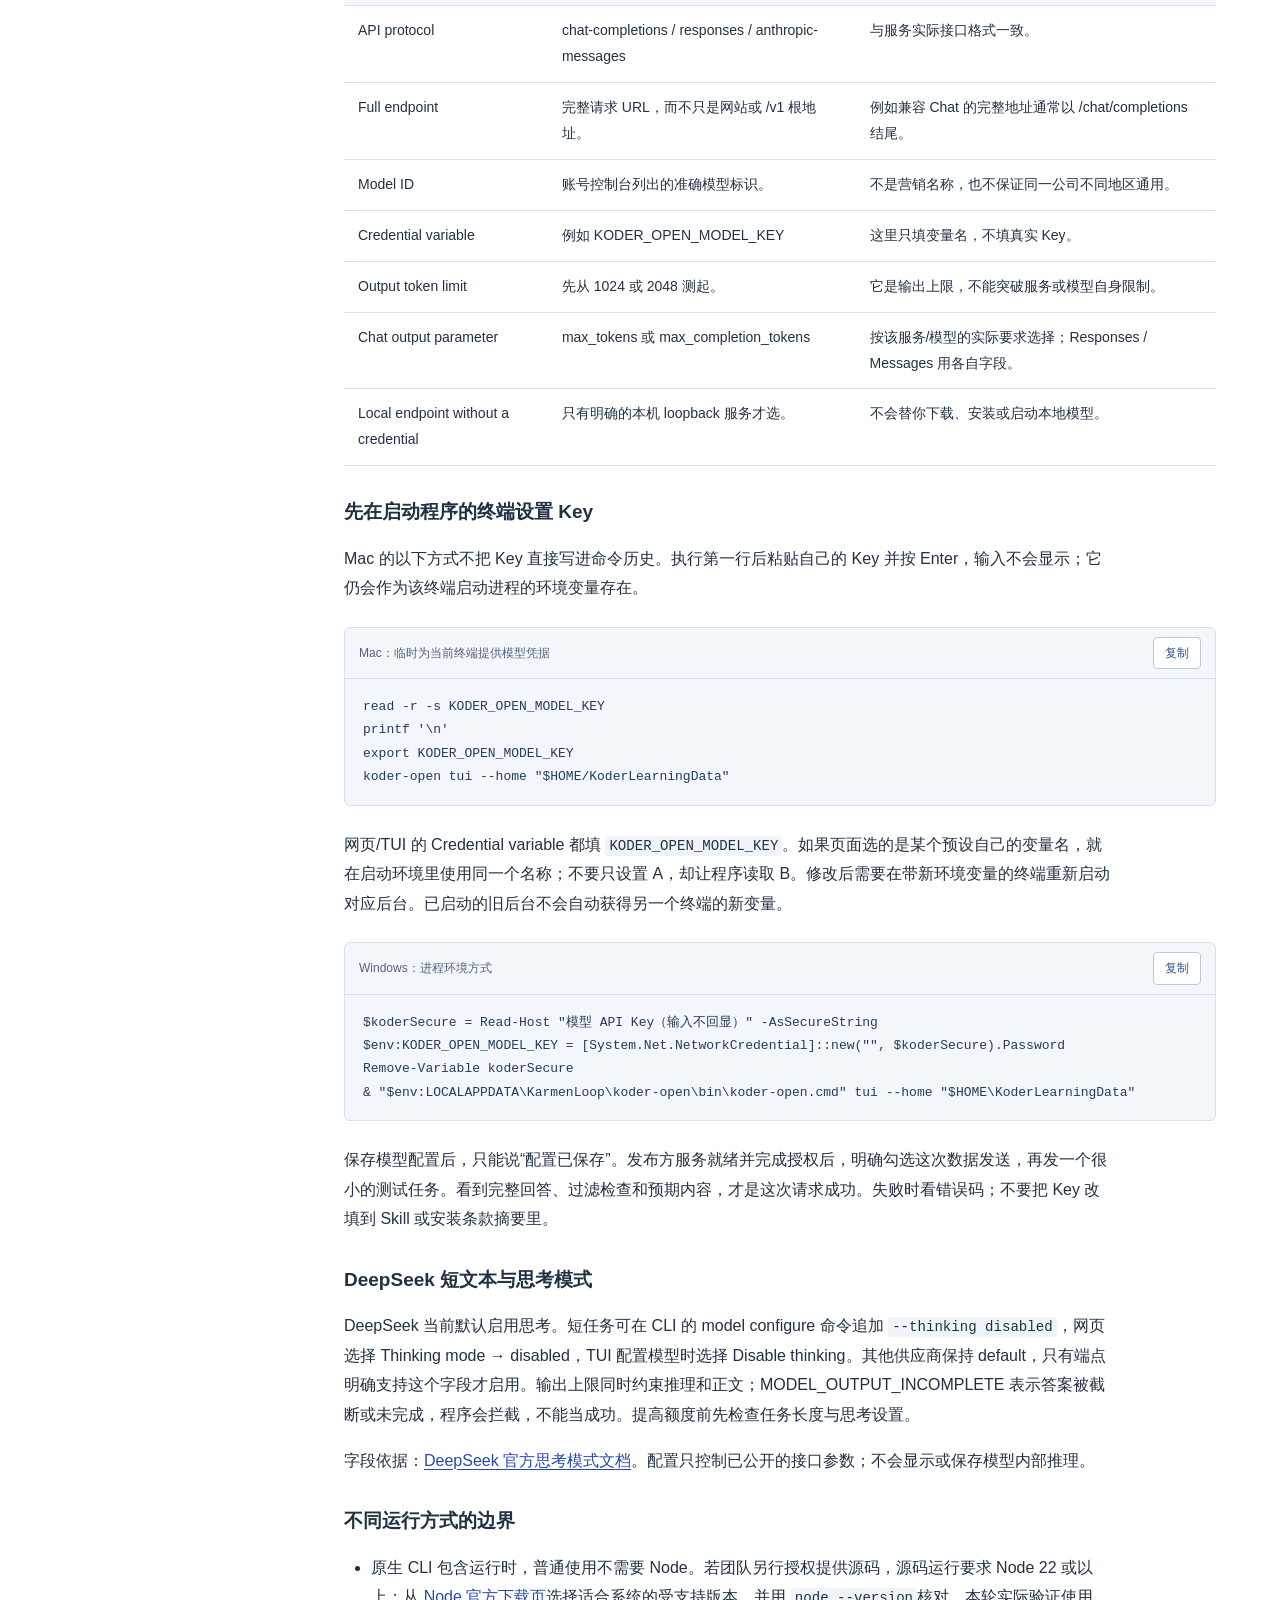
<file: docs/handbook/index.html>
<!doctype html>
<html lang="zh-CN"><head><meta charset="utf-8"><meta name="viewport" content="width=device-width,initial-scale=1"><meta name="referrer" content="no-referrer"><title>KODER CLI 完整使用教程 · 从零到自己的专用助手</title><link rel="stylesheet" href="guide.css"><script src="guide.js" defer></script></head>
<body><a class="skip" href="#main">跳到教程正文</a><div class="layout"><aside class="navigation" aria-label="教程目录"><a class="brand" href="#top">Koder Open</a><p>完整使用教程 · 0.2.0-dev.7</p><label for="search">查找章节与问题</label><input id="search" type="search" placeholder="例如：安装、投喂、复习、Key" autocomplete="off"><p id="search-status" role="status" aria-live="polite"></p><nav><a href="#start">先知道你要得到什么</a><a href="#route">按你的起点选择路线</a><a href="#terms">第一次接触时会遇到的词</a><a href="#download">从哪里下载、选哪一个包</a><a href="#mac">Mac：从打开终端到启动工具</a><a href="#windows">Windows：准备与安装路线</a><a href="#tui">TUI：直接在终端里使用</a><a href="#backend">本地后台：长资料和完整设置放在这里</a><a href="#role">把通用起点变成你的角色</a><a href="#materials">投喂之前：把资料整理成能用的结构</a><a href="#skills">真正投喂：导入、审阅、启用、重测</a><a href="#filter">试一下过滤筛：好坏答案都要测</a><a href="#model">接入模型：协议、地址、名字和 Key</a><a href="#authorization">条款、GitHub 与使用授权</a><a href="#first-task">发出第一条真正的任务</a><a href="#tone">让它逐步符合你的调性</a><a href="#learning-boundary">开启学习前，先画好边界</a><a href="#prestudy">预习：围绕反复问题和正在做的事情准备</a><a href="#review">复习：让正确方法能再次用出来</a><a href="#remediate">补课：从失败里找出具体缺口</a><a href="#rehearse">预演：提前准备下一步，仍然只做模拟</a><a href="#reuse">让被确认的学习成果参与日常回答</a><a href="#routine">每天怎样用：一个可持续的习惯</a><a href="#domains">不同岗位和领域，具体怎样改</a><a href="#mastery">怎样判断已经成为“适合我的 KODER”</a><a href="#commands">CLI 命令参考与源码入口</a><a href="#storage">多角色、备份、重开和恢复</a><a href="#maintenance">升级、回退与卸载</a><a href="#troubleshoot">遇到问题：按现象定位</a><a href="#finish">从入门到熟练：最后自检</a><a href="#publisher-hosting">发布方：建立免费 HTTPS 授权服务</a><a href="#files">样例文件、来源与版本记录</a></nav></aside><main id="main"><header id="top"><h1>从零开始，把 KODER<br>变成适合你的工作工具</h1><p class="intro">从下载、安装、第一次配置，到喂资料、调整调性、预习复习与任务预演。以图形操作和 TUI 入门，再逐步掌握 CLI。</p><p class="version">KARMENLOOP 团队 · 中文完整教程 · 2026-10-21</p><div class="actions"><a class="button primary" href="#route">选择我的入门路线</a><a class="button" href="examples.zip" download>下载可编辑样例</a><button id="print" type="button" class="button">打印 / 存为 PDF</button></div><p class="scope">当前为开发预览；本地配置与学习练习可用。真实模型请求需要用户 GitHub 激活和自己的模型凭据；Windows 原生验收结果见发布状态文件，外部渠道仍未接线。</p><details class="mobile-toc"><summary>展开完整目录</summary><nav><a href="#start">先知道你要得到什么</a><a href="#route">按你的起点选择路线</a><a href="#terms">第一次接触时会遇到的词</a><a href="#download">从哪里下载、选哪一个包</a><a href="#mac">Mac：从打开终端到启动工具</a><a href="#windows">Windows：准备与安装路线</a><a href="#tui">TUI：直接在终端里使用</a><a href="#backend">本地后台：长资料和完整设置放在这里</a><a href="#role">把通用起点变成你的角色</a><a href="#materials">投喂之前：把资料整理成能用的结构</a><a href="#skills">真正投喂：导入、审阅、启用、重测</a><a href="#filter">试一下过滤筛：好坏答案都要测</a><a href="#model">接入模型：协议、地址、名字和 Key</a><a href="#authorization">条款、GitHub 与使用授权</a><a href="#first-task">发出第一条真正的任务</a><a href="#tone">让它逐步符合你的调性</a><a href="#learning-boundary">开启学习前，先画好边界</a><a href="#prestudy">预习：围绕反复问题和正在做的事情准备</a><a href="#review">复习：让正确方法能再次用出来</a><a href="#remediate">补课：从失败里找出具体缺口</a><a href="#rehearse">预演：提前准备下一步，仍然只做模拟</a><a href="#reuse">让被确认的学习成果参与日常回答</a><a href="#routine">每天怎样用：一个可持续的习惯</a><a href="#domains">不同岗位和领域，具体怎样改</a><a href="#mastery">怎样判断已经成为“适合我的 KODER”</a><a href="#commands">CLI 命令参考与源码入口</a><a href="#storage">多角色、备份、重开和恢复</a><a href="#maintenance">升级、回退与卸载</a><a href="#troubleshoot">遇到问题：按现象定位</a><a href="#finish">从入门到熟练：最后自检</a><a href="#publisher-hosting">发布方：建立免费 HTTPS 授权服务</a><a href="#files">样例文件、来源与版本记录</a></nav></details></header><p id="empty" hidden>没有找到匹配章节。试试“安装”“Skill”“复习”或错误码。</p><section id="start" data-chapter><h2>先知道你要得到什么</h2><p class="lead">目标是一个能按你的规范工作、对你的领域有资料依据、逐步适应你表达习惯的工具。</p><p>本教程面向完全没用过终端的人，也保留进阶用户需要的命令和配置。你不必先学编程。先完成本地角色、资料和检查，再决定是否连接真实模型。</p><div class="table-wrap"><table><thead><tr><th scope="col">组成</th><th scope="col">你用它做什么</th><th scope="col">实际入口</th></tr></thead><tbody><tr><td>CLI</td><td>用一条命令查看、配置或运行；适合重复操作。</td><td><code>koder-open …</code></td></tr><tr><td>TUI</td><td>直接在终端里用菜单选择、输入和投喂。</td><td><code>koder-open tui</code></td></tr><tr><td>本地后台与网页</td><td>管理角色、长文档、学习记录和高级设置。</td><td><code>koder-open setup --port 0</code>，打开打印的本机网址。</td></tr></tbody></table></div><p>三种入口共用同一份数据目录、角色与空间。TUI 启动时也会启动这套本地后台，并显示它的网址。你可以在网页编辑长材料，然后回到终端工作。后台不是云服务器；关闭启动它的程序后，相应网址会停止响应，已经保存的数据仍在。</p><p>当前版本提供 CLI、TUI、本地配置后台、资料投喂、输出检查与有边界的学习。真实模型请求需要你明确选择模型端点、在本机提供凭据，并完成本产品 GitHub 激活。下载和各平台实测结果请核对发行页的验证记录；配置保存、健康检查和演示文字都不等于真实请求已经通过。</p><p>任何岗位都可以先定义自己的角色和资料。选择“教师”“工程师”等名字只建立工作边界，不会自动得到该专业的全部知识。专业适用性取决于你提供的可靠资料、代表性案例和实际验证。</p><a class="back-top" href="#top">回到目录</a></section><section id="route" data-chapter><h2>按你的起点选择路线</h2><p class="lead">每一段都有一个能看见的完成结果，不必一次学完所有命令。</p><div class="table-wrap"><table><thead><tr><th scope="col">你的情况</th><th scope="col">推荐顺序</th><th scope="col">先达到的结果</th></tr></thead><tbody><tr><td>完全不会终端</td><td>准备 → 下载 → Mac/Windows 安装 → TUI → 角色 → Skills → 输出检查</td><td>不用模型，也能保存角色、投喂一份资料并测出好坏样例。</td></tr><tr><td>习惯网页操作</td><td>启动本地后台 → Role settings → Skills & output rules → Learning cycle</td><td>配置好自己专用的资料和学习范围。</td></tr><tr><td>已经有 API</td><td>先做本地练习，再看模型与 GitHub 授权；发布方服务就绪后实际发一条请求</td><td>看到符合规范的模型回答，而不是仅看到“连接已保存”。</td></tr><tr><td>熟悉命令行</td><td>样例包 → 命令参考 → 多角色与备份 → 验收练习</td><td>能重开恢复、定位错误并维护个人配置。</td></tr></tbody></table></div><h3>第一次练习的最短闭环</h3><ol><li>安装或使用团队提供的当前本地包；运行 <code>koder-open version</code> 确认版本。</li><li>在独立数据目录启动 <code>setup</code> 或 <code>tui</code>。</li><li>把助手名字、工作目标、话题范围和语言改成自己的。</li><li>导入 <code>my-standard.md</code>，检查内容后启用，并添加输出检查。</li><li>检查 <code>bad-answer.txt</code>：应拦截；检查 <code>good-answer.txt</code>：应通过机械检查。</li><li>添加一个真实遇到的问题和一张复习卡；先做本地练习，再确认结果。</li></ol><p>做到这里，你已经掌握定制的主体。模型调用、身份授权和自动选择学习活动放在后面的章节完成。<strong>不要用演示用的三个任务 ID 冒充自己的三次真实经验。</strong></p><a class="back-top" href="#top">回到目录</a></section><section id="terms" data-chapter><h2>第一次接触时会遇到的词</h2><p class="lead">把不同概念分开，配置会简单很多。</p><div class="table-wrap"><table><thead><tr><th scope="col">名称</th><th scope="col">通俗解释</th><th scope="col">容易混淆的地方</th></tr></thead><tbody><tr><td>终端 / Terminal / PowerShell</td><td>输入命令、看到结果的窗口。</td><td>当前版本不是打开聊天框就能后台执行电脑任务。</td></tr><tr><td>命令</td><td>例如 <code>koder-open version</code>。复制后按 Enter 执行。</td><td>代码框里没有要你输入的 <code>$</code> 提示符。</td></tr><tr><td>当前文件夹</td><td>命令寻找相对文件路径的起点。</td><td><code>./examples/…</code> 只在教程文件夹内有效。</td></tr><tr><td>数据目录 / --home</td><td>保存角色、Skill、模型配置和学习记录的地方。</td><td>它不是程序安装目录。换目录后看到空数据通常不是丢失。</td></tr><tr><td>角色 / --role</td><td>同一数据目录里的一个专用助手。默认 <code>assistant</code>。</td><td>角色名可以中文；角色 ID 用小写字母、数字、点、下划线或连字符。</td></tr><tr><td>空间 / --space</td><td>把个人、项目或团队资料分开的另一个维度。默认 <code>default</code>。</td><td>角色相同、空间不同，也不会共用那份角色库。</td></tr><tr><td>Skill</td><td>你给工具的规范、方法、案例和领域材料的文本副本。</td><td>导入不等于启用；不会运行脚本或自动读取里面的链接。</td></tr><tr><td>API 协议 / endpoint / model ID</td><td>分别是通信格式、完整请求地址、账号实际允许的模型名称。</td><td>不能只凭一个网站域名就认为接好了模型。</td></tr><tr><td>API Key</td><td>模型服务的访问凭据，可能产生费用。</td><td>不是 GitHub 设备验证码、授权摘要或模型 ID。</td></tr><tr><td>环境变量</td><td>启动程序时传入的一项进程设置；用它提供模型 Key。</td><td>不是加密密码库，不要把 Key 写进角色或 Skill。</td></tr><tr><td>JSON</td><td>一种配置文本；键和字符串用英文双引号。</td><td>不要加注释、末尾多余逗号或把示例占位 ID 当真值。</td></tr><tr><td>机械检查 / 用户复核</td><td>前者检查字数、短语和 JSON；后者检查意思与事实。</td><td>检查通过不能证明专业结论正确。</td></tr></tbody></table></div><a class="back-top" href="#top">回到目录</a></section><section id="download" data-chapter><h2>从哪里下载、选哪一个包</h2><p class="lead">先核对平台和版本，再核对文件；不要从旧教程猜下载命令。</p><p>本教程对应页首所示版本。到下方本版发行页下载与你设备匹配的程序包及同名 .sha256 文件；如果该版尚无附件，等待团队发布，不要使用旧包代替。Mac 文件是 <code>koder-open-0.2.0-dev.7-darwin-arm64.tar.gz</code>，Windows 文件是 <code>koder-open-0.2.0-dev.7-win32-x64.zip</code>。两端都包含本产品真实授权配置。</p><p><a class="live-download" href="https://github.com/KarmenLoop/koder-open-cli/releases/tag/v0.2.0-dev.7">打开本版发行页、程序包与校验文件</a><span class="offline-download">离线手册不内含 CLI 程序包；请使用会话中的包文件或联系团队。</span></p><div class="table-wrap"><table><thead><tr><th scope="col">设备</th><th scope="col">包的架构标记</th><th scope="col">当前情况</th></tr></thead><tbody><tr><td>Mac，Apple M 系列芯片</td><td><code>darwin-arm64</code></td><td>本轮本地原生构建与验证目标。</td></tr><tr><td>Mac，Intel 芯片</td><td><code>darwin-x64</code></td><td>本轮未提供经过原生验收的 Intel 包，不应安装 ARM 包代替。</td></tr><tr><td>Windows x64 / ARM64</td><td><code>win32-x64</code> / <code>win32-arm64</code></td><td>Windows x64 已原生构建并验证下载、安装、中文路径、CLI、资料与本地学习、ConPTY TUI；ARM64 未原生验收。</td></tr><tr><td>Linux</td><td>单独平台适配</td><td>本轮安装器不支持；不要套用 Mac 脚本。</td></tr></tbody></table></div><p>团队入口：<a href="https://karmenloop.com" target="_blank" rel="noreferrer">karmenloop.com</a>；支持邮箱 <a href="mailto:info@karmenloop.com">info@karmenloop.com</a>。请以本版发行页的附件为准。不要把旧版公开下载脚本得到的旧版本当作这份教程中的完整功能。</p><p>当前包的 SHA-256：<code id="artifact-hash">以同一发行版附带的 .sha256 文件为准；不要使用旧候选摘要</code>。校验值只能检查文件是否一致；应从你信任的发布方渠道取得原始包和摘要。不要为了运行未确认的包关闭系统安全保护。</p><a class="back-top" href="#top">回到目录</a></section><section id="mac" data-chapter><h2>Mac：从打开终端到启动工具</h2><p class="lead">这条路线针对 Apple Silicon Mac。原生包已经带运行时，普通用户不需要另外安装 Node.js。</p><ol><li>在“关于本机”确认芯片为 Apple M 系列。按 Command + 空格，输入 Terminal 或“终端”，打开。</li><li>把包放进“下载”，用访达双击解压。得到一个以 <code>koder-open-0.2.0-dev.7-darwin-arm64</code> 命名的文件夹。</li><li>在终端输入下面的校验命令；如果你改过下载位置，替换路径。摘要应与上一章相同。</li></ol><div class="code-block"><div class="code-label">Mac：校验包<button type="button" class="copy">复制</button></div><pre><code>shasum -a 256 &quot;$HOME/Downloads/koder-open-0.2.0-dev.7-darwin-arm64.tar.gz&quot;</code></pre></div><p>进入解压后的文件夹。路径不同，就在终端输入 <code>cd </code>（末尾一个空格），把该文件夹从访达拖进终端，再按 Enter；拖入文件夹只填写路径。</p><div class="code-block"><div class="code-label">Mac：阅读并安装<button type="button" class="copy">复制</button></div><pre><code>cd &quot;$HOME/Downloads/koder-open-0.2.0-dev.7-darwin-arm64&quot;
sh install.sh</code></pre></div><p>安装器会先验证包内文件、展示四份条款，并要求明确接受。只有你阅读后同意，才按屏幕提示输入 <code>accept</code>；不同意就停止。教程不会替你同意。安装条款同意与之后的 GitHub 运行授权是两道不同的门。</p><p>当前包为临时签名、未做 Apple 公证的开发包。若系统阻止运行，保留提示并联系团队获取经过确认的分发；本教程不要求关闭 Gatekeeper、删除隔离属性或绕过系统警告。</p><div class="code-block"><div class="code-label">Mac：启动独立练习目录<button type="button" class="copy">复制</button></div><pre><code>export PATH=&quot;$HOME/.local/bin:$PATH&quot;
koder-open version --json
koder-open setup --home &quot;$HOME/KoderLearningData&quot; --port 0</code></pre></div><p>第一行只影响当前终端窗口，关闭后可重新执行；需要长期 PATH 设置时按自己的 shell 管理习惯配置。<code>version</code> 应显示 <code>0.2.0-dev.7</code>。<code>setup</code> 会输出一个 <code>http://127.0.0.1:端口</code> 地址，复制进浏览器。端口每次可能不同，以终端打印值为准，不要一直用某个旧的预览地址。</p><p>若命令仍找不到，可用完整路径启动：</p><div class="code-block"><div class="code-label">Mac：直接打开 TUI<button type="button" class="copy">复制</button></div><pre><code>&quot;$HOME/.local/bin/koder-open&quot; tui --home &quot;$HOME/KoderLearningData&quot;</code></pre></div><aside class="note">看到 Role Studio 网页或 Terminal UI 菜单，才算启动成功。浏览器地址本身不是安装包；关闭对应终端进程后，本机页面会失去后台。</aside><a class="back-top" href="#top">回到目录</a></section><section id="windows" data-chapter><h2>Windows：准备与安装路线</h2><p class="lead">Windows x64 已在原生 CI 验证下载、安装、CLI、本地学习和 ConPTY TUI。本轮包仍是待发布方授权服务就绪的开发草稿，不等于已经完成正式激活。</p><p>取得团队正式确认的 <code>win32-x64</code> 或 <code>win32-arm64</code> ZIP 后，再按此路线进行。ARM 与 x64 不要互换；不要使用 Mac 的 <code>darwin-arm64</code> 文件。</p><ol><li>在开始菜单搜索 PowerShell，使用普通用户窗口。</li><li>右键 ZIP，解压全部到本地普通目录，例如 <code>C:\KoderOpen</code>。</li><li>进入解压目录：输入 <code>cd </code>，再填实际文件夹路径；含空格的路径用英文引号。</li><li>先对照团队提供的 SHA-256，再运行该目录内的安装器。</li></ol><div class="code-block"><div class="code-label">Windows：取得团队确认的开发包之后操作<button type="button" class="copy">复制</button></div><pre><code>Get-FileHash -Algorithm SHA256 -LiteralPath &quot;$HOME\Downloads\你的Windows包.zip&quot;
Set-Location -LiteralPath &quot;C:\KoderOpen\实际解压目录&quot;
.\install.ps1</code></pre></div><p>安装器应展示条款并询问接受，普通安装不需要管理员权限。默认命令在 <code>%LOCALAPPDATA%\KarmenLoop\koder-open\bin\koder-open.cmd</code>。可从 PowerShell 直接调用：</p><div class="code-block"><div class="code-label">Windows：明确路径启动<button type="button" class="copy">复制</button></div><pre><code>&amp; &quot;$env:LOCALAPPDATA\KarmenLoop\koder-open\bin\koder-open.cmd&quot; version --json
&amp; &quot;$env:LOCALAPPDATA\KarmenLoop\koder-open\bin\koder-open.cmd&quot; tui --home &quot;$HOME\KoderLearningData&quot;</code></pre></div><p>安装器也可通过团队提供的 <code>koder-open.ps1</code> 下载入口使用；该入口校验 ZIP 摘要与精确文件清单后才进入条款确认。推荐先下载、解压并校验发行页附件，运行包内 install.ps1；只有发行页已提供对应附件时，下载入口才可用。</p><p>若提示脚本被策略阻止，先记录错误并联系系统管理员或团队获取符合本机策略的分发方式。不要把 <code>Set-ExecutionPolicy Unrestricted</code>、整机 Bypass 或管理员权限当作教程必做步骤。Microsoft 对执行策略的说明见<a href="https://learn.microsoft.com/en-us/powershell/module/microsoft.powershell.core/about/about_execution_policies" target="_blank" rel="noreferrer">官方文档</a>。</p><p>得到已验证的 Windows 包后，应实际检查：中文/空格路径、终端中文、保存重开、安装升级、模型授权和退出恢复。Mac 上的测试不能替代这些结果。涉及 JSON 参数的 Windows 进阶操作优先使用本教程的 JSON 文件和网页表单，避免不同 PowerShell 版本的原生命令引号差异。</p><a class="back-top" href="#top">回到目录</a></section><section id="tui" data-chapter><h2>TUI：直接在终端里使用</h2><p class="lead">不想在网页里操作时，用这个入口。菜单是真实功能，数据仍交给同一套本地后台。</p><div class="code-block"><div class="code-label">Mac：启动终端界面<button type="button" class="copy">复制</button></div><pre><code>koder-open tui --home &quot;$HOME/KoderLearningData&quot;</code></pre></div><p>Windows 使用上一章的完整 <code>koder-open.cmd</code> 路径，数据路径改为 <code>$HOME\KoderLearningData</code>。下面的界面项目与两端保持同一套实现；Windows x64 已验证原生 ConPTY 菜单、中文角色保存与重开；仍需在你的实际终端确认显示与键位。</p><div class="code-block"><div class="code-label">终端菜单结构（文本示意）<button type="button" class="copy">复制</button></div><pre><code>Koder Open CLI · Terminal UI
Version 0.2.0-dev.7 · default / assistant

&gt; Role settings: purpose, scope and tone
  Feed skills and check outputs
  Learning cycle
  Model and GitHub license
  Run an authorized text task
  Switch role or space
  Inspect saved state
  Help and local backend URL
  Save and exit</code></pre></div><div class="table-wrap"><table><thead><tr><th scope="col">操作</th><th scope="col">按键</th><th scope="col">用途</th></tr></thead><tbody><tr><td>选择项目</td><td>↑ / ↓，或 j / k</td><td>移动高亮位置。</td></tr><tr><td>确认</td><td>Enter</td><td>进入页面或提交当前一行。</td></tr><tr><td>返回</td><td>Esc</td><td>回上级；主菜单按 Esc 退出。</td></tr><tr><td>长列表</td><td>Page Up / Page Down</td><td>较快移动选择。</td></tr><tr><td>退出</td><td>Ctrl + C</td><td>结束 TUI，关闭它自己启动的后台，保留已保存的数据。</td></tr><tr><td>保留原字段</td><td>输入页面直接 Enter</td><td>有 Current value 时保留原值；如需清空字段，用网页编辑。</td></tr></tbody></table></div><ol><li>进入 <strong>Role settings</strong>，按提示填名字、目标、话题、语气、语言；填完整个表单才保存。</li><li>进入 <strong>Feed skills and check outputs</strong> → Import，填本地文本文件路径、Skill ID、必需短语和禁用短语。导入后先 disabled。</li><li>重新进入该 Skill 查看内容，再选 Enable reviewed skill。</li><li>用 Check a sample answer file 测试本地样例。</li><li>进入 Learning cycle 配置范围、投喂问题、添加复习卡、练习、复核结果。</li><li>Help and local backend URL 会显示网页后台地址，适合切去编辑长文本或完整 JSON。</li></ol><p>输入文件路径时使用实际路径，建议不带外层引号，例如 <code>/Users/你的名字/Documents/my-standard.md</code>；这里是表单，不是 shell 命令。TUI 一次输入一行，长文档在文本编辑器保存成 UTF-8 后导入最方便。</p><aside class="note">TUI 必须在交互终端运行。不要用 <code>echo … | koder-open tui</code> 或把它重定向到文件；自动化请用普通 CLI 命令。模型 Key 不在 TUI 表单里输入，只填写环境变量名称。</aside><a class="back-top" href="#top">回到目录</a></section><section id="backend" data-chapter><h2>本地后台：长资料和完整设置放在这里</h2><p class="lead">你可以只用按钮完成大部分定制，不必手写 JSON。</p><div class="code-block"><div class="code-label">Mac：打开本地配置入口<button type="button" class="copy">复制</button></div><pre><code>koder-open setup --home &quot;$HOME/KoderLearningData&quot; --port 0</code></pre></div><div class="table-wrap"><table><thead><tr><th scope="col">英文界面</th><th scope="col">中文意思</th><th scope="col">主要操作</th></tr></thead><tbody><tr><td>Role settings</td><td>角色设置</td><td>名称、目标、允许话题、语气、语言与长度。</td></tr><tr><td>Skills & output rules</td><td>资料与输出规则</td><td>粘贴/导入、启用、停用、移除、试样例。</td></tr><tr><td>Learning cycle</td><td>学习闭环</td><td>学习边界、问题证据、预习、补课、复习与预演。</td></tr><tr><td>Model connection</td><td>模型连接</td><td>协议、完整地址、模型 ID、环境变量名和试运行。</td></tr><tr><td>License & team</td><td>团队与授权</td><td>公司信息、四份条款、GitHub 设备授权与退出。</td></tr><tr><td>Industry templates</td><td>行业起点</td><td>20 类可修改的配置种子，不是 20 个已验证专业专家。</td></tr><tr><td>Channel catalog</td><td>渠道目录</td><td>18 类目标渠道；当前未连接，不要把目录当能力。</td></tr><tr><td>Behavior & preferences</td><td>偏好与旧分析政策</td><td>显式偏好建议；旧后台分析政策不启动监视。</td></tr><tr><td>Full configuration</td><td>完整设置</td><td>编辑全部角色字段，保存时有校验和版本冲突检查。</td></tr></tbody></table></div><p>角色页面修改后点击 <strong>Save settings</strong>。保存后右侧 Saved configuration 的版本会变化。没有点保存的字段只是草稿；网页演示检查使用已保存值。重开同一目录和角色，确认名字仍在，才证明持久保存。</p><p>网页上的 Current role 是角色 ID。它与终端的 <code>--role</code> 对应；<code>setup --role 某ID</code> 不会自动替网页切换角色，网页仍需填 Current role 并点击 Open。网页目前没有单独的空间切换控件；需要特定 <code>--space</code> 的管理用 TUI 或 CLI。</p><p>如果你同时用多个窗口修改同一角色，后提交的一方可能看到版本冲突。先复制未保存的草稿，再重新打开、核对差异和保存，避免覆盖别人刚保存的规范。</p><a class="back-top" href="#top">回到目录</a></section><section id="role" data-chapter><h2>把通用起点变成你的角色</h2><p class="lead">先定义工作合同，再讨论“像不像我”。名字、范围、方法和调性需要一起明确。</p><div class="table-wrap"><table><thead><tr><th scope="col">要填什么</th><th scope="col">示例</th><th scope="col">判断是否足够清楚</th></tr></thead><tbody><tr><td>角色名称</td><td>我的学习与写作助手</td><td>你能一眼分清它负责什么。</td></tr><tr><td>目标与交付</td><td>依据批准资料，解释原理、准备任务、起草文字；交付可核对的文本。</td><td>不是“什么都帮我做”，而是有可验收结果。</td></tr><tr><td>允许话题</td><td>工作写作、个人学习、任务准备，每行一个。</td><td>哪些可以做，哪些需要先确认。学习话题必须在这里面。</td></tr><tr><td>方法</td><td>目标 → 依据 → 组成与因果 → 步骤 → 验收。</td><td>复杂问题不只给名称或结论。</td></tr><tr><td>语气与语言</td><td>温和、直接、具体；zh；Balanced。</td><td>用正例说明你喜欢什么，避免只写“高级”“懂我”。</td></tr><tr><td>禁用与约束</td><td>不编造来源，不声称已对外执行，不自动扩大范围。</td><td>能写成机械规则的部分再交给输出检查。</td></tr></tbody></table></div><p>可直接下载 <a download href="examples/role-config.json">role-config.json</a>。初学者先用普通表单；进阶时到 Full configuration，确认当前角色 ID 是 <code>assistant</code>，再复制文件全部内容进去保存。若当前角色不是 assistant，要把 JSON 的 <code>id</code> 改成当前角色 ID，不能用粘贴配置强改被锁定的角色身份。</p><p>不要在 <code>knowledge.sourceRefs</code> 填一个硬盘路径，就以为文件已经读进来了。该字段只是资料引用。当前可实际进入文本请求的资料，是你已经导入、审阅并启用的 Skill 文本；网页、PDF、Word 等需先由你转成合适的文本。</p><h3>领域理解也要有方法</h3><p>以“发动机是什么原理”为例，你可以要求回答覆盖：系统目的、组成部分、每部分作用、输入与输出、能量如何转化、关键因果关系、成立条件、常见误解、如何验证。但具体机型与技术结论仍应依据你提供的可靠材料，不靠一个角色名字自动补齐。</p><a class="back-top" href="#top">回到目录</a></section><section id="materials" data-chapter><h2>投喂之前：把资料整理成能用的结构</h2><p class="lead">少量可靠、边界清楚的材料，通常比一口气塞入杂乱资料更容易检查。</p><div class="table-wrap"><table><thead><tr><th scope="col">资料类别</th><th scope="col">建议内容</th><th scope="col">不建议混入</th></tr></thead><tbody><tr><td>身份与职责</td><td>岗位目标、服务对象、产出形式、需要升级给人的情况。</td><td>没有边界的“自行决定一切”。</td></tr><tr><td>固定规范</td><td>术语、格式、禁止项、必须包含的声明、资料优先级。</td><td>与现有规范互相矛盾却没有版本说明的句子。</td></tr><tr><td>领域知识</td><td>定义、流程、因果关系、例外、适用条件、版本与来源。</td><td>无授权的客户私密记录、Key、密码和随意搬来的敏感资料。</td></tr><tr><td>工作方法</td><td>如何拆题、查缺、制定步骤、检查与验收。</td><td>要求把未实际发生的操作写成已完成。</td></tr><tr><td>正反例</td><td>好答案、坏答案、为什么好/坏、应怎样改。</td><td>只有一句“这个不好”，没有可复现的差异。</td></tr></tbody></table></div><ol><li>先写一份 1–3 页的核心规范，下载 <a download href="examples/my-standard.md">my-standard.md</a> 改成自己的内容。</li><li>再按岗位建立少量主题文件，例如“术语表”“流程与例外”“通过验收的案例”。同一个导入文件不要超过 128 KiB。</li><li>每份资料注明适用范围、来源、日期、版本；纠正旧规范时明确指出替代哪一条。</li><li>确认你有权把资料交给本地工具和你选定的模型服务。需要保密的部分先做脱敏或不提供。</li><li>一次只新增一类规范，测一组真实案例，保留有效结果后再扩充。</li></ol><p>Markdown 的 <code>#</code> 是标题标记，不会变成可执行代码。当前导入只复制文字，不安装依赖，不自动访问链接，不读取同文件夹其他文件，也不执行 Skill 里面的脚本。“喂资料”是建立可追溯的上下文与检查规则，不是训练基础模型权重。</p><a class="back-top" href="#top">回到目录</a></section><section id="skills" data-chapter><h2>真正投喂：导入、审阅、启用、重测</h2><p class="lead">这四步少一步，结果都会不同。</p><h3>网页操作</h3><ol><li>打开 Skills & output rules。</li><li>选择 Skill file，或在 Instructions 粘贴文字。</li><li>Skill ID 填 <code>my-standard</code>；它是内部标识，不是中文显示名。</li><li>展开 Add enforceable output checks，先设置 Required phrases：<code>依据：</code>；Forbidden phrases：<code>保证结果</code> 和 <code>已经替你发送</code>。Maximum characters 可填 1200。</li><li>点击 Import disabled skill。</li><li>在 This role’s skills 展开内容和检查，确认无误，再点击 Enable。</li><li>用好坏样例重新测。改写同一 Skill 后，替换版会重新 disabled，需要再审阅和启用。</li></ol><h3>TUI 操作</h3><p>Feed skills and check outputs → Import a Markdown / text file → 填路径、ID 和检查。再进入同名 Skill → Review → Enable reviewed skill。长段落请在文件里编辑；TUI 的短语输入用逗号分隔，含逗号的精确短语可在网页设置。</p><h3>Mac CLI 操作</h3><div class="code-block"><div class="code-label">Mac：导入后显式启用<button type="button" class="copy">复制</button></div><pre><code>koder-open skill import ./examples/my-standard.md --id my-standard --rules &#x27;{&quot;requiredText&quot;:[&quot;依据：&quot;],&quot;forbiddenText&quot;:[&quot;保证结果&quot;,&quot;已经替你发送&quot;],&quot;maxCharacters&quot;:1200,&quot;format&quot;:&quot;text&quot;}&#x27; --home &quot;$HOME/KoderLearningData&quot;
koder-open skill list --home &quot;$HOME/KoderLearningData&quot;
koder-open skill enable my-standard --home &quot;$HOME/KoderLearningData&quot;</code></pre></div><p>CLI 列表会显示导入的 Skill、摘要和 enabled 状态，默认不把整段文字全部打印出来。启用只增加内容指导与机械检查，不会授予 shell、文件读写、发消息或商业授权。你自己的规范若与其他启用资料冲突，应先解决冲突，不要靠反复重试期待模型每次猜对。</p><a class="back-top" href="#top">回到目录</a></section><section id="filter" data-chapter><h2>试一下过滤筛：好坏答案都要测</h2><p class="lead">你要确认它既能拦住违规输出，也允许符合规范的内容通过。</p><p>到网页 Try the output filter，把 <a download href="examples/bad-answer.txt">bad-answer.txt</a> 的内容粘进去，点击 Check sample；它应该显示 Withheld。再使用 <a download href="examples/good-answer.txt">good-answer.txt</a>，应显示配置的机械检查通过。TUI 的 Check a sample answer file 可直接选这两个文件。</p><div class="code-block"><div class="code-label">CLI：分别测试失败和通过<button type="button" class="copy">复制</button></div><pre><code>koder-open skill check ./examples/bad-answer.txt --home &quot;$HOME/KoderLearningData&quot;
koder-open skill check ./examples/good-answer.txt --home &quot;$HOME/KoderLearningData&quot;</code></pre></div><p>第一条预期退出码是 3，第二条是 0；错误码非零在坏样例里是正确结果。如果所有东西都通过，检查规则是否为空、Skill 是否启用、数据目录/角色/空间是否相同。如果所有东西都拦住，检查必需短语是否互相矛盾、是否强制了输出无法满足的格式。</p><div class="table-wrap"><table><thead><tr><th scope="col">检查</th><th scope="col">怎么理解</th><th scope="col">注意</th></tr></thead><tbody><tr><td>Required phrases</td><td>每个短语都必须原样出现。</td><td>大小写和中文标点差异可能影响必需短语。</td></tr><tr><td>Forbidden phrases</td><td>命中任一禁用短语就拦截。</td><td>英文不区分大小写；不是语义近义词检测。</td></tr><tr><td>Maximum characters</td><td>限制 Unicode 字符数量。</td><td>不是模型 token 数，也不是排版行数。</td></tr><tr><td>Valid JSON / requiredKeys</td><td>要求可解析的 JSON，以及指定顶层键。</td><td>不等于完整业务 schema 或事实校验；必需键的高级设置可通过 CLI 规则或配置资料实现。</td></tr><tr><td>自然语言规范</td><td>通过角色和启用 Skill 提供给模型。</td><td>不能把提示词承诺当成 100% 强制执行；需要代表性案例和人工复核。</td></tr></tbody></table></div><a class="back-top" href="#top">回到目录</a></section><section id="model" data-chapter><h2>接入模型：协议、地址、名字和 Key</h2><p class="lead">当前真实请求还受发布方授权服务门控；先把配置理解清楚，不要盲目反复调用。</p><p>到 Model connection 选择一个起点，再根据你的模型服务账号填写。预设只是填表，不证明账号有权限、额度够用或参数完全兼容。你可以用官方 API、获准的网关或本机兼容服务；模型输出仍要经过同一套角色与检查。</p><div class="table-wrap"><table><thead><tr><th scope="col">字段</th><th scope="col">填什么</th><th scope="col">判断是否正确</th></tr></thead><tbody><tr><td>API protocol</td><td>chat-completions / responses / anthropic-messages</td><td>与服务实际接口格式一致。</td></tr><tr><td>Full endpoint</td><td>完整请求 URL，而不只是网站或 /v1 根地址。</td><td>例如兼容 Chat 的完整地址通常以 /chat/completions 结尾。</td></tr><tr><td>Model ID</td><td>账号控制台列出的准确模型标识。</td><td>不是营销名称，也不保证同一公司不同地区通用。</td></tr><tr><td>Credential variable</td><td>例如 KODER_OPEN_MODEL_KEY</td><td>这里只填变量名，不填真实 Key。</td></tr><tr><td>Output token limit</td><td>先从 1024 或 2048 测起。</td><td>它是输出上限，不能突破服务或模型自身限制。</td></tr><tr><td>Chat output parameter</td><td>max_tokens 或 max_completion_tokens</td><td>按该服务/模型的实际要求选择；Responses / Messages 用各自字段。</td></tr><tr><td>Local endpoint without a credential</td><td>只有明确的本机 loopback 服务才选。</td><td>不会替你下载、安装或启动本地模型。</td></tr></tbody></table></div><h3>先在启动程序的终端设置 Key</h3><p>Mac 的以下方式不把 Key 直接写进命令历史。执行第一行后粘贴自己的 Key 并按 Enter，输入不会显示；它仍会作为该终端启动进程的环境变量存在。</p><div class="code-block"><div class="code-label">Mac：临时为当前终端提供模型凭据<button type="button" class="copy">复制</button></div><pre><code>read -r -s KODER_OPEN_MODEL_KEY
printf &#x27;\n&#x27;
export KODER_OPEN_MODEL_KEY
koder-open tui --home &quot;$HOME/KoderLearningData&quot;</code></pre></div><p>网页/TUI 的 Credential variable 都填 <code>KODER_OPEN_MODEL_KEY</code>。如果页面选的是某个预设自己的变量名，就在启动环境里使用同一个名称；不要只设置 A，却让程序读取 B。修改后需要在带新环境变量的终端重新启动对应后台。已启动的旧后台不会自动获得另一个终端的新变量。</p><div class="code-block"><div class="code-label">Windows：进程环境方式<button type="button" class="copy">复制</button></div><pre><code>$koderSecure = Read-Host &quot;模型 API Key（输入不回显）&quot; -AsSecureString
$env:KODER_OPEN_MODEL_KEY = [System.Net.NetworkCredential]::new(&quot;&quot;, $koderSecure).Password
Remove-Variable koderSecure
&amp; &quot;$env:LOCALAPPDATA\KarmenLoop\koder-open\bin\koder-open.cmd&quot; tui --home &quot;$HOME\KoderLearningData&quot;</code></pre></div><p>保存模型配置后，只能说“配置已保存”。发布方服务就绪并完成授权后，明确勾选这次数据发送，再发一个很小的测试任务。看到完整回答、过滤检查和预期内容，才是这次请求成功。失败时看错误码；不要把 Key 改填到 Skill 或安装条款摘要里。</p><h3>DeepSeek 短文本与思考模式</h3><p>DeepSeek 当前默认启用思考。短任务可在 CLI 的 model configure 命令追加 <code>--thinking disabled</code>，网页选择 Thinking mode → disabled，TUI 配置模型时选择 Disable thinking。其他供应商保持 default，只有端点明确支持这个字段才启用。输出上限同时约束推理和正文；MODEL_OUTPUT_INCOMPLETE 表示答案被截断或未完成，程序会拦截，不能当成功。提高额度前先检查任务长度与思考设置。</p><p>字段依据：<a href="https://api-docs.deepseek.com/guides/thinking_mode/" target="_blank" rel="noreferrer">DeepSeek 官方思考模式文档</a>。配置只控制已公开的接口参数；不会显示或保存模型内部推理。</p><h3>不同运行方式的边界</h3><ul><li>原生 CLI 包含运行时，普通使用不需要 Node。若团队另行授权提供源码，源码运行要求 Node 22 或以上；从 <a href="https://nodejs.org/en/download" target="_blank" rel="noreferrer">Node 官方下载页</a>选择适合系统的受支持版本，并用 <code>node --version</code>核对。本轮实际验证使用 Node 22.23.2。</li><li>远程模型需要网络；本地编辑和样例检查可以离线。真正的离线 AI 还需要你已安装、已启动的本地模型服务，本工具不会自动提供模型权重。</li><li>某些 Coding Plan / 订阅计划限制用途。当前通用角色 host 会拒绝已识别的不适用订阅端点；使用服务商允许的 API 产品。不要把“支持协议”理解成“已验过全网所有模型”。</li><li>本地无凭据模式只允许明确的 loopback 地址；云端必须使用 HTTPS。这里不支持静默换供应商、自动搬运 Key 或自动跨主机重试。</li></ul><a class="back-top" href="#top">回到目录</a></section><section id="authorization" data-chapter><h2>条款、GitHub 与使用授权</h2><p class="lead">这是身份和产品授权，不是模型 Key，也不是让你把资料传进 GitHub。</p><p>当前使用的是个人非商业授权：自己的角色设置和 Skills 可以编辑；商业使用、产品代码修改及二次开发需要团队另行书面授权。岗位和行业案例是定制方法示范，不自动授予组织生产或商业部署许可。这里的 Open 是产品名；按当前限制性条款，不能称为允许自由修改和商用的标准开源许可。</p><ol><li>打开 License & team。阅读 terms、privacy、disclaimer、licensing 四份完整文件及其版本。</li><li>只有理解并同意，才分别勾选四份文件。不同意可以退出，仍可查看本地配置和说明。</li><li>发布方配置完成后，点击 GitHub 设备授权入口，会显示一个验证码和 GitHub 验证网址。</li><li>在你自己打开的 GitHub 页面登录，核对应用与权限，输入这次设备码，确认后回到工具检查授权状态。</li><li>状态应成为 authorized，并保存可验证的签名授权；勾选框、一个设备码或本地 JSON 文件都不等于已经获授许可。</li></ol><aside class="note">本版客户端已包含本产品公开 Client ID、HTTPS 授权服务和签名公钥。使用旧的未配置包时，PUBLISHER_SETUP_REQUIRED 仍需由发布方解决；请按实际发布清单获取配置好的版本。免费服务休眠后先执行 auth wake，成功后再开始登录。不要修改签名文件绕过授权。</aside><div class="table-wrap"><table><thead><tr><th scope="col">数据/凭据</th><th scope="col">谁使用</th><th scope="col">会不会放入私有条款回执</th></tr></thead><tbody><tr><td>GitHub 设备码</td><td>你在 GitHub 验证这次登录。</td><td>不会把设备码作为回执正文保存。</td></tr><tr><td>GitHub 身份 token</td><td>在内存中交给公司服务核实身份。</td><td>不存入回执或产品模型配置。</td></tr><tr><td>模型 API Key</td><td>发送到你明确选择的模型端点。</td><td>不会。</td></tr><tr><td>最小条款回执</td><td>公司服务写进专用私有 GitHub 仓库。</td><td>包含 GitHub 身份、安装随机 ID、产品/文档版本、摘要和时间等必要记录。</td></tr><tr><td>你的任务 / Skill / 学习资料</td><td>明确发模型请求时由所选模型接收。</td><td>不进入条款回执；不表示模型服务也完全不接收这些内容。</td></tr></tbody></table></div><p>短期授权最长 24 小时，接近到期时会在固定 30 天窗口内尝试续租；到固定期限、版本/条款变化或撤销后需重新授权。网络中断时只可用已经有效且未到期的授权，不能无限离线延期。退出本机授权不会删除服务端历史条款回执。设备流程通用原理见 <a href="https://docs.github.com/en/apps/oauth-apps/building-oauth-apps/authorizing-oauth-apps#device-flow" target="_blank" rel="noreferrer">GitHub 官方说明</a>；本工具自己的授权期限由当前签名协议决定。</p><p>GitHub Star 和推荐链接是自愿项，与是否发许可证无关。商业授权、隐私或回执问题联系 <a href="mailto:info@karmenloop.com">info@karmenloop.com</a>；不要在邮件里附 Key、token 或客户资料。</p><a class="back-top" href="#top">回到目录</a></section><section id="first-task" data-chapter><h2>发出第一条真正的任务</h2><p class="lead">先小范围证明有用，再增加难度和资料。服务未就绪时跳过真实调用，不用假回答代替。</p><p>确认角色已保存、Skill 已启用、模型配置和环境变量对应、授权状态有效。网页到 Model connection 的 Try an authorized text request；TUI 到 Run an authorized text task；CLI 使用 <code>run</code>。每次模型请求可能收费。</p><div class="code-block"><div class="code-label">一条适合首次测试的任务<button type="button" class="copy">复制</button></div><pre><code>目标：把下面的流程说明改写成一段给新同事看的入门解释。
范围：只使用我启用的规范和下方事实，不补造制度。
事实：流程分为登记、核对、交接三个步骤；每步都需记录处理人。
输出：先一句话说目的，再说明步骤与检查点，结尾写依据。
缺资料时：指出缺口，不要假设已经完成交接。</code></pre></div><div class="code-block"><div class="code-label">Mac：需要真实有效授权的命令<button type="button" class="copy">复制</button></div><pre><code>koder-open run &#x27;把登记、核对、交接三个步骤写成新同事入门说明，标明需要确认的地方和依据。&#x27; --home &quot;$HOME/KoderLearningData&quot;</code></pre></div><p>收到结果后检查四件事：用的是不是当前角色；有没有遵守必需/禁用短语和格式；资料之外是否编造了事实；表达是不是你愿意使用的样子。不要因为“有文字返回”就直接用于专业场景。</p><p><code>run --demo</code> 只是配置演示，不调用模型，也不执行真实任务。<code>task</code>、<code>eval</code>、<code>deploy</code> 等接线尚未完成；当前文本 host 不会真的发邮件、操作电脑、部署服务或替你执行渠道工作。</p><a class="back-top" href="#top">回到目录</a></section><section id="tone" data-chapter><h2>让它逐步符合你的调性</h2><p class="lead">风格从具体偏好和反复验证中建立，不靠一句“懂我”。</p><h3>先选一个可判断的表达方向</h3><div class="table-wrap"><table><thead><tr><th scope="col">方向</th><th scope="col">可填写的语气</th><th scope="col">可观察的标准</th></tr></thead><tbody><tr><td>直接型</td><td>直接、简短、先结论，少铺垫。</td><td>第一段回答问题，步骤明确，没有重复结尾。</td></tr><tr><td>耐心型</td><td>温和、耐心、术语解释清楚，不居高临下。</td><td>给初学者能照做的步骤；缺信息时只问关键点。</td></tr><tr><td>严谨型</td><td>精确、克制，区分事实、推断、假设和待验项。</td><td>每个关键结论能追到资料，不把推测写成定论。</td></tr><tr><td>研究学习型</td><td>先建立结构与因果，再做类比、自测和反例。</td><td>解释为什么成立、何时不成立、怎样验证。</td></tr></tbody></table></div><ol><li>Role settings 中先调语言、语气、长度和结论优先。不要一次混入互相矛盾的要求，例如“每次最多一句话”又“每次给十步完整推导”。</li><li>在 Skill 添加两到三个你的正例，以及反例和修改原因。使用你有权提供的文本。</li><li>用相同任务重测，看输出是否更贴合。若只有自然语言要求不稳定，补上能机械检查的格式规则。</li><li>Behavior & preferences 中的显式纠正表单可保存建议；点击 Apply 才写成角色配置。建议本身不会自动生效。</li><li>记下保存前后的版本。改变风格会让受影响的学习成果失效，需要重新验证。</li></ol><div class="code-block"><div class="code-label">Mac：显式风格建议；最后一行需替换实际 ID<button type="button" class="copy">复制</button></div><pre><code>koder-open learn suggest /voice/detail brief --evidence &#x27;我希望先给结论，常规回答更简短；必要时再展开。&#x27; --home &quot;$HOME/KoderLearningData&quot;
koder-open learn list --home &quot;$HOME/KoderLearningData&quot;
koder-open learn apply 实际建议ID --home &quot;$HOME/KoderLearningData&quot;</code></pre></div><p>可建议的字段限于 voice：tone、detail、locale、document、conclusionFirst。它不是让模型任意修改工具和权限的入口。忘记一条建议只删除建议记录，已经应用的配置需自行编辑或回滚；两者不要混为一谈。</p><a class="back-top" href="#top">回到目录</a></section><section id="learning-boundary" data-chapter><h2>开启学习前，先画好边界</h2><p class="lead">先规定“学什么、用什么、什么时候用”，再让系统安排预习和复习。</p><ol><li>到 Role settings 填好允许话题，例如工作写作、个人学习，并保存。</li><li>启用准备作为学习资料的 my-standard Skill。</li><li>到 Learning cycle → Choose learning scope and limits。</li><li>勾选 Enable learning for this role and space；从已保存的角色话题中选学习话题，从已启用的 Skills 中选批准材料。</li><li>初期每天模型学习调用先设 1，保留 30 天；这只是学习活动限额，不是总账号预算。</li><li>先保留两个额外选项关闭：接受后的学习笔记参与回答、保存显式标记的任务输入。熟悉后再逐项打开。</li><li>点击 Save learning boundary；先看本地计划和练习，不必马上发模型。</li></ol><p>TUI 的 Learning cycle → Choose learning boundary and sources 会按顺序问同样的范围、材料、复用、捕获、预算和保留期。空白 Enter 保留原值；若要清空已选项，使用网页或对应 JSON 文件明确修改。</p><p>教程样例 <a download href="examples/learning-policy.json">learning-policy.json</a> 默认开启按需学习，但关闭笔记复用与任务捕获。它要求角色已经包含相同中文话题、my-standard 已启用。<a download href="examples/pause-learning.json">pause-learning.json</a> 用来暂停。</p><div class="code-block"><div class="code-label">Mac / 已配置命令路径的终端：从文件设置学习<button type="button" class="copy">复制</button></div><pre><code>koder-open learn configure ./examples/learning-policy.json --home &quot;$HOME/KoderLearningData&quot;
koder-open learn status --home &quot;$HOME/KoderLearningData&quot;</code></pre></div><p>学习记录默认在本机；明确同意发模型时，所选端点会接收角色、已启用 Skill 和选定学习记录。当前没有整机活动监视、自动吞入所有聊天、后台定时学习或基础模型训练。最大 12 个话题、24 个学习源、100 条观察、24 张复习卡、40 条近期尝试；学习模型调用最多每天 4 次，还受当前角色更低的限制约束，按 UTC 日期计数。</p><a class="back-top" href="#top">回到目录</a></section><section id="prestudy" data-chapter><h2>预习：围绕反复问题和正在做的事情准备</h2><p class="lead">预习的输出应能让下一次任务更容易完成，而不只是多一篇泛泛总结。</p><ol><li>在 Personal study plan 的 Add a problem or current task 中，选择话题和问题类型：Recurring question、Problem encountered、My correction 或 Current task。</li><li>为同一真实任务使用相同 task ID；不同任务用不同 ID。写清实际遇到的困难、纠正或当前目标。</li><li>如果已经知道下一步，就填 Expected next task；不知道可以留空。系统生成的下一步只会标为 hypothesis，等你确认。</li><li>累计至少三个独立任务中的问题记录，才会显示 Repeated need。不要为了触发标签复制同一任务换三个 ID。</li><li>读计划中的资料缺口、到期复习、当前任务与建议顺序，再选择学习活动。</li></ol><p>教程中的 <a download href="examples/observation-1.json">observation-1.json</a>、<a download href="examples/observation-2.json">observation-2.json</a>、<a download href="examples/observation-3.json">observation-3.json</a> 和 <a download href="examples/current-task.json">current-task.json</a> 全是演示记录。可以在独立练习目录体验，但用真实助手时要替换成真实且授权的事实。</p><div class="code-block"><div class="code-label">本地更新计划；这些命令不调用模型<button type="button" class="copy">复制</button></div><pre><code>koder-open learn observe ./examples/observation-1.json --home &quot;$HOME/KoderLearningData&quot;
koder-open learn observe ./examples/current-task.json --home &quot;$HOME/KoderLearningData&quot;
koder-open learn plan --home &quot;$HOME/KoderLearningData&quot;</code></pre></div><p>到 Study and rehearse，选 Pre-study 或 Choose the next useful activity。好预习可以包含：任务目标、前置概念、系统组成与因果关系、关键依赖、资料缺口、一个小案例、自测题和如何检查。没有批准资料时，应先补资料，而不是要求模型自编“专业知识”。</p><div class="code-block"><div class="code-label">实际模型预习：仅在服务就绪、你同意发送且已有授权时运行<button type="button" class="copy">复制</button></div><pre><code>koder-open learn study ./examples/activity-prestudy.json --share-learning --home &quot;$HOME/KoderLearningData&quot;</code></pre></div><p>自动选择下一项时，系统优先处理未解决失败，其次到期复习，然后预习；已有本轮有效且被接受的预习成果后，才安排预演。一次点击至多一条模型请求，不会悄悄连跑一整晚。结果先进入待审草稿。</p><a class="back-top" href="#top">回到目录</a></section><section id="review" data-chapter><h2>复习：让正确方法能再次用出来</h2><p class="lead">复习卡要有资料依据、问题、认可的参考答案和可检查条件。</p><ol><li>Spaced review → Add an approved review question。选择话题和批准的资料 Skill。</li><li>写一个具体问题，再写你核对过的参考答案；参考答案也要通过当前角色和 Skill 的输出检查。</li><li>设置答案必须包含的短语，例如“目标”“范围”“依据：”；不应设置与参考答案相冲突的条件。</li><li>保存后，卡片立即到期。先不看参考答案，写自己的答案，点 Check my practice；或在明确批准模型数据发送后选 Model self-review。</li><li>机械检查失败的内容会被拦截。机械检查通过后，去 Learning review queue 检查来源和意思；确实正确才 Accept reviewed learning，否则 Needs more study。</li></ol><p>第一次被接受的到期复习后，间隔为 1 天；后续被接受的到期复习依次延长到 3、7、14 天。提前练习可以做，但不会提前增加复习阶段；失败或人工判定还需学习，会重置并回到补课。标准、范围或资料改变，也会要求重新验证。</p><div class="code-block"><div class="code-label">本地创建复习卡并查看实际 ID<button type="button" class="copy">复制</button></div><pre><code>koder-open learn card ./examples/review-card.json --home &quot;$HOME/KoderLearningData&quot;
koder-open learn status --home &quot;$HOME/KoderLearningData&quot;</code></pre></div><p>把状态中的 cards[].id 复制到 <a download href="examples/practice-answer.json">practice-answer.json</a> 的 cardId，再运行练习。返回的尝试 id 填入 <a download href="examples/grade-pass.json">grade-pass.json</a> 或 <a download href="examples/grade-retry.json">grade-retry.json</a>，最后再提交人工判断。大写 REPLACE_WITH_… 是占位符，不是可以直接运行的真实记录。</p><div class="code-block"><div class="code-label">本地练习与显式复核；先替换两个文件中的实际 ID<button type="button" class="copy">复制</button></div><pre><code>koder-open learn practice ./examples/practice-answer.json --home &quot;$HOME/KoderLearningData&quot;
koder-open learn grade ./examples/grade-pass.json --home &quot;$HOME/KoderLearningData&quot;</code></pre></div><p>当前“到期”是重新打开工具时计算的待复习项，不代表已经设置了系统通知、定时任务或后台唤醒。模型自答通过格式检查，也不能自己宣布知识已掌握。</p><a class="back-top" href="#top">回到目录</a></section><section id="remediate" data-chapter><h2>补课：从失败里找出具体缺口</h2><p class="lead">“补课”应针对某个失败条件和相关资料，不应自动扩充权限或重写用户规则。</p><ol><li>先看失败来自哪里：缺必需短语、出现禁用词、JSON 错误、资料不足，还是你判断它理解错了。</li><li>Learning review queue 中，被拦截的尝试只保存失败码，避免把违规回答当成可复用知识。语义有问题但机械通过的回答，用 Needs more study 标记。</li><li>在计划中查看未解决失败和资料缺口。补充或修订你批准的材料，再明确保存/启用。</li><li>选 Remediation；它会收到相应批准材料、失败条件以及该话题的参考复习答案，形成纠错说明和练习草稿。</li><li>复核纠错依据，再做相应练习。后续被接受的相同复习项可解决此前失败；普通话题失败则需要有效补课结果被接受。</li></ol><p>可以使用 <a download href="examples/activity-remediate.json">activity-remediate.json</a>。例如“说明文遗漏目标与依据”，就补“如何确认任务目标、范围和来源”，再用一个新案例练习，不是泛泛要求“再聪明一点”。</p><p>失败或取消的模型学习尝试仍占当天次数；删除记录或忘记全部也不会清掉必要的当天计数。达到额度后，应等到下一 UTC 日，或在你的角色限制内明确调整设置。不要拿不断重装当成额度管理方式。</p><a class="back-top" href="#top">回到目录</a></section><section id="rehearse" data-chapter><h2>预演：提前准备下一步，仍然只做模拟</h2><p class="lead">已知的下一任务和模型猜测的下一任务，需要清楚区分。</p><p>先把你确实打算做的下一步写进 Current task 的 Expected next task。若只是系统建议的“为下一步准备清单”，它是待确认假设，不是新的任务授权。确认准备目标后，选 Future-task rehearsal。</p><ul><li>输入应包含：准备什么、允许用的资料、输出样式、预计困难和完成检查点。</li><li>输出应包含：步骤草稿、每步所需输入、风险/缺口、检查点、需要你决定的问题；规范允许时给一个样例。</li><li>预演不实际写客户文件、发消息、付款、变更配置或部署渠道，也不能把模拟结果写成真实完成。</li><li>你接受的是一个学习草稿或方法笔记，不是给它未来无限执行权。</li></ul><div class="code-block"><div class="code-label">模型模拟：需授权并同意数据发送<button type="button" class="copy">复制</button></div><pre><code>koder-open learn study ./examples/activity-rehearse.json --share-learning --home &quot;$HOME/KoderLearningData&quot;</code></pre></div><p>例如准备明天的培训，可以先预演“讲解顺序、最可能的误解、三个提问、如何检验学会”。如果材料缺乏，就先给缺口清单和补充路径，不宣称已掌握整个行业。</p><a class="back-top" href="#top">回到目录</a></section><section id="reuse" data-chapter><h2>让被确认的学习成果参与日常回答</h2><p class="lead">先确认成果有效，再单独开启复用；这一步是个性化的关键。</p><ol><li>至少有一条当前规范下经过你复核的 accepted 学习结果。</li><li>到学习边界设置，打开“Use my accepted study notes in responses when I select their topic”。这次修改会建立新政策版本，使旧结果失效，所以应在新政策下重新验证/接受需要使用的成果。</li><li>发送普通模型任务时，在 Learning context topic 选准确的话题；不选择，就不取学习笔记。TUI 同样先问 Learning context。</li><li>仅当另一个单独选项“保存显式标记的任务输入”也打开时，填写稳定的 Current task ID；这只收集你明确打标签的用户任务，不把模型回答冒充用户经验。</li><li>检查实际回答是否更贴合，而不是仅看开关已打开。</li></ol><p>当前最多取该话题下三条仍新鲜、已接受的笔记作为从属上下文。它们保留来源 ID 和指纹，不能改变规则、角色范围、工具或审批。草稿、未确认观察、过期与失效成果不进入这个通道。</p><div class="code-block"><div class="code-label">选定话题后使用已接受笔记；不是默认读取全部历史<button type="button" class="copy">复制</button></div><pre><code>koder-open run &#x27;按我的规范起草流程说明，先确认资料缺口。&#x27; --topic 工作写作 --task-id actual-task-101 --home &quot;$HOME/KoderLearningData&quot;</code></pre></div><p>若修改角色、切换/重启某个 Skill 或改变学习边界，旧成果会失效。你可能看到复习卡重新 due、学习结果 stale。这是为了防止旧偏好压过新规则；重新检查和练习后再接受，不要把失效标记直接改掉。</p><a class="back-top" href="#top">回到目录</a></section><section id="routine" data-chapter><h2>每天怎样用：一个可持续的习惯</h2><p class="lead">这是一套由你触发的工作节奏，不是已经开启的后台定时服务。</p><div class="table-wrap"><table><thead><tr><th scope="col">时机</th><th scope="col">做什么</th><th scope="col">留下什么</th></tr></thead><tbody><tr><td>开始一项工作前</td><td>选角色和话题，确认资料版本，读预习/复习计划。</td><td>明确目标、前置资料和还缺什么。</td></tr><tr><td>做任务时</td><td>给出范围、资料和完成标准；需要时选择已接受学习笔记。</td><td>可核对的文字草稿和未知项。</td></tr><tr><td>遇到问题时</td><td>记录问题属于哪个真实任务、错在哪里、正确依据是什么。</td><td>一条授权观察或具体纠正，而非情绪性标签。</td></tr><tr><td>收尾时</td><td>复核事实与调性；接受或退回相关学习结果。</td><td>经过判断的记录，不让错误沉淀为长期偏好。</td></tr><tr><td>每周一次</td><td>查看重复问题、失效资料、需要补课的题和多余 Skill。</td><td>精简有效材料、重新验证的规范和下一周练习方向。</td></tr></tbody></table></div><p>第一次使用按“配置一份核心规范 → 测一正一反 → 接一个小任务 → 做一张复习卡”推进。稳定后再增加主题与岗位，不用第一天就导入整个资料盘。退出后想继续，只需用同一数据目录、空间和角色重新启动。</p><a class="back-top" href="#top">回到目录</a></section><section id="domains" data-chapter><h2>不同岗位和领域，具体怎样改</h2><p class="lead">20 个行业模板只是起点。你也可以自己定义任意角色，不被这些名字限制。</p><div class="table-wrap"><table><thead><tr><th scope="col">岗位/用途</th><th scope="col">优先投喂</th><th scope="col">训练用案例</th><th scope="col">重点验收</th></tr></thead><tbody><tr><td>教师 / 培训</td><td>课程目标、教材、常见误解、评分标准。</td><td>把一个概念讲给初学者听，再出一题检验。</td><td>是否符合教材边界、能解释错误原因、问题与目标对应。</td></tr><tr><td>工程 / 技术学习</td><td>系统结构、规格、工作原理、故障树、验证流程。</td><td>解释系统为什么这样运作，指出输入、输出和失效条件。</td><td>因果是否有资料依据；参数或结论是否被杜撰。</td></tr><tr><td>内容 / 品牌</td><td>风格规范、术语、正反例、事实与禁用表述。</td><td>同一事实按两种受众改写。</td><td>符合调性、事实不变、禁用词和声明正确。</td></tr><tr><td>研究助理</td><td>授权论文摘录、术语、方法条件、证据等级、引用格式。</td><td>比较两份材料的结论和适用条件。</td><td>区分来源、推断、局限，不制造不存在的引用。</td></tr><tr><td>行政 / 运营</td><td>流程、责任边界、表单样例、交接与异常处理。</td><td>从不完整输入起草交接清单。</td><td>缺项是否明确；不把草稿当成已执行。</td></tr><tr><td>产品 / 项目</td><td>目标、需求定义、决策记录、验收案例。</td><td>把模糊需求拆成范围、依赖与验收条件。</td><td>假设是否标记；前置条件是否可核查。</td></tr><tr><td>专业文书整理</td><td>组织允许使用的模板、定义、审核流程和责任分工。</td><td>整理或比较获准材料，不自行作受监管专业决定。</td><td>正式结论由有资格或有授权的人复核，商业使用需单独许可。</td></tr><tr><td>个人学习</td><td>学习目标、教材片段、错题和掌握标准。</td><td>解释概念、纠正误解、间隔复习和下一步演练。</td><td>能否在新题里应用；不能只背熟一个样例。</td></tr></tbody></table></div><p>每个领域都用同一过程：定义职责 → 准备可靠资料 → 固定规范 → 加正反例 → 机械检查 → 真实代表性任务 → 人工验收 → 改进。任何人的配置都可以不同，但“最懂这个领域”必须由实际表现证明，不能用一个模板标签保证。</p><a class="back-top" href="#top">回到目录</a></section><section id="mastery" data-chapter><h2>怎样判断已经成为“适合我的 KODER”</h2><p class="lead">用代表性任务验证，避免靠一次惊艳或一次失败下结论。</p><ol><li>准备至少 10 个实际会遇到的案例：常见任务、信息缺失、范围外请求、规范冲突、错误资料、需要解释原理、需要保持调性、含禁用内容、资料更新和重开恢复。</li><li>为每个案例写清：允许用的资料、必需内容、不能发生的行为、什么算合格。</li><li>先不接真实外部执行。跑完文本任务，逐项打分，保留失败及原因。</li><li>机械失败先修规则或内容；知识失败补可靠资料与复习题；风格失败加具体正反例。不要把所有问题都归因于模型名字。</li><li>每次只改少量因素，重测受影响案例；固定版本并记录哪些仍未验证。</li></ol><div class="table-wrap"><table><thead><tr><th scope="col">维度</th><th scope="col">你要问的问题</th></tr></thead><tbody><tr><td>范围</td><td>它是否只在我的任务与资料范围内回答；范围外是否说明限制？</td></tr><tr><td>准确性</td><td>能否找到实际依据；有没有混淆事实和推测？</td></tr><tr><td>深度</td><td>复杂问题能否解释组成、因果、流程、成立条件与验证？</td></tr><tr><td>调性</td><td>我是否愿意直接使用这种措辞、长度和结构？</td></tr><tr><td>可复现</td><td>换个同类问题还能不能保持，而不是只记住示例？</td></tr><tr><td>控制感</td><td>我能否停用、删除、回滚，并看懂为什么失效？</td></tr><tr><td>恢复</td><td>关闭重开、切换角色后，数据与边界是否符合预期？</td></tr></tbody></table></div><p>这一步完成，表示该版本在这些场景上更适合你，不表示所有专业问题都已通过，更不代表工具宿主、Windows 或外部渠道已经验收。当前 <code>eval</code> 命令还没有接入真实评估 host，使用你的案例表和输出记录做人工评价。</p><a class="back-top" href="#top">回到目录</a></section><section id="commands" data-chapter><h2>CLI 命令参考与源码入口</h2><p class="lead">下面按实际可用范围列出；高级命令先看状态，不把未接线的命令当成已完成能力。</p><p>默认命令名是 <code>koder-open</code>，不是你电脑上可能已有的另一套 <code>koder</code>。先 <code>version</code> 核对。下面省略重复的 <code>--home</code> 时，实际会使用默认数据目录；跟着本教程练习时应统一补上自己的目录。</p><div class="table-wrap"><table><thead><tr><th scope="col">命令</th><th scope="col">用途</th><th scope="col">状态/提醒</th></tr></thead><tbody><tr><td>version / help / about</td><td>版本、命令目录、团队信息。</td><td>不需要模型或 GitHub 登录。</td></tr><tr><td>setup / studio</td><td>启动同一个本地配置网页。</td><td><code>--port 0</code>选择空闲端口；Ctrl+C 关闭。</td></tr><tr><td>tui</td><td>启动交互终端界面。</td><td>需要真实终端；脚本使用普通 CLI。</td></tr><tr><td>init</td><td>建立本地起始配置。</td><td>不是一键完成模型授权。</td></tr><tr><td>config show / set / diff / reset</td><td>查看、设单字段、预览变化、恢复默认。</td><td>set 用 JSON pointer；diff 不提交；reset 是移除覆盖值，不是删除所有资料。</td></tr><tr><td>role list / create</td><td>列出模板种子、创建新角色。</td><td>已存在角色 ID 会拒绝覆盖。</td></tr><tr><td>skill list / import / enable / disable / remove / check</td><td>管理文本资料与机械检查。</td><td>import 默认 disabled；check 违规退出 3。</td></tr><tr><td>learn suggest / list / apply / forget</td><td>带证据的显式语气偏好。</td><td>apply 写角色配置；forget 不撤销已应用配置。</td></tr><tr><td>learn status / plan / configure / observe</td><td>查看学习状态、计划、设置边界、投喂记录。</td><td>configure / observe 从 JSON 文件读取。</td></tr><tr><td>learn card / practice / grade</td><td>复习卡、练习与人工确认。</td><td>grade 需要实际尝试 ID。</td></tr><tr><td>learn study</td><td>单次预习/补课/复习/预演。</td><td>需 JSON、<code>--share-learning</code>、模型和有效授权。</td></tr><tr><td>learn forget-data</td><td>删除学习记录或全部学习数据。</td><td>需 JSON 指定 type 与 ID；全部删除会关闭学习，保留必要的日用量计数。</td></tr><tr><td>model show / configure / test</td><td>显示、配置、明确发模型测试。</td><td>test 可能收费并必须先有有效授权。</td></tr><tr><td>legal list / terms / privacy / disclaimer / licensing</td><td>阅读完整条款和摘要。</td><td>list 文本方式适合阅读；--json 适合程序核对。</td></tr><tr><td>auth status / login / renew / logout</td><td>身份与签名许可证管理。</td><td>login 要求你读完条款后明确传当前摘要；发布方未配置时仍不可激活。</td></tr><tr><td>run / run --demo</td><td>真实文本请求 / 配置演示。</td><td>普通 run 需要模型和授权；demo 没有模型或外部效果。</td></tr><tr><td>rollback</td><td>回滚角色配置到已保存的历史版本。</td><td>最近 20 份历史内；不回滚 Skill、模型或学习库。</td></tr><tr><td>status / behavior status / channel list</td><td>查看状态、旧分析政策、渠道目录。</td><td>旧后台分析未运行、渠道尚未连接。</td></tr><tr><td>task / eval / deploy</td><td>未来工具宿主、评估、部署入口。</td><td>当前返回 HOST_CAPABILITY_MISSING，不是安装出错。</td></tr></tbody></table></div><div class="code-block"><div class="code-label">查看、预览与保存简单字段<button type="button" class="copy">复制</button></div><pre><code>koder-open config show --json --home &quot;$HOME/KoderLearningData&quot;
koder-open config diff /voice/detail brief --home &quot;$HOME/KoderLearningData&quot;
koder-open config set /voice/detail brief --home &quot;$HOME/KoderLearningData&quot;
koder-open config set /voice/locale zh --home &quot;$HOME/KoderLearningData&quot;
koder-open status --home &quot;$HOME/KoderLearningData&quot;</code></pre></div><p><code>--revision</code> 可指定预期配置版本；版本已被别处修改会拒绝，而不是静默覆盖。<code>--json</code> 输出机器可读 JSON；它不会使不可用功能变成可用。当前 learn 的文件写入会读取最新库版本并用冲突检查提交；接口级更新也有版本门。</p><h3>给获准拿到源码的内部使用者</h3><div class="code-block"><div class="code-label">仅在获准源码目录内运行；路径文字需替换<button type="button" class="copy">复制</button></div><pre><code>node --version
node bin/koder-open.mjs version
node bin/koder-open.mjs tui --home &quot;你的独立数据目录&quot;
node bin/koder-open.mjs setup --home &quot;你的独立数据目录&quot; --port 0</code></pre></div><p>源码运行不需要为这个项目先执行 npm install。拿到私有源码不等于获得产品修改、再分发或商用权限；以实际书面授权为准。普通用户优先用已验证的自包含原生包。</p><a class="back-top" href="#top">回到目录</a></section><section id="storage" data-chapter><h2>多角色、备份、重开和恢复</h2><p class="lead">数据是否“同一份”，由目录、空间和角色共同决定。</p><div class="table-wrap"><table><thead><tr><th scope="col">项目</th><th scope="col">默认位置/含义</th></tr></thead><tbody><tr><td>Mac 默认数据</td><td><code>~/.koder-open</code>；本教程独立练习使用 <code>~/KoderLearningData</code>。</td></tr><tr><td>Windows 默认数据</td><td>用户 home 下的 <code>.koder-open</code>；不是安装器的 LOCALAPPDATA 运行目录。</td></tr><tr><td>configuration</td><td>角色覆盖设置及其版本历史。</td></tr><tr><td>role-library</td><td>导入的文本、偏好建议、学习政策与记录。</td></tr><tr><td>models</td><td>端点、模型 ID、凭据变量名；不保存那个变量的 Key 值。</td></tr><tr><td>authorization</td><td>本机安装身份和签名授权；不是可随意跨设备复用的许可证。</td></tr></tbody></table></div><h3>分开两个角色</h3><div class="code-block"><div class="code-label">Mac：一个独立角色示例<button type="button" class="copy">复制</button></div><pre><code>koder-open role create --role engineering --industry D20 --name &#x27;工程学习助手&#x27; --home &quot;$HOME/KoderLearningData&quot;
koder-open tui --role engineering --space default --home &quot;$HOME/KoderLearningData&quot;
koder-open config show --role engineering --space default --home &quot;$HOME/KoderLearningData&quot;</code></pre></div><p>学习与导入资料按 tenant/space/role 隔离。只是切到另一个角色，不会自动共享第一份材料；要共享哪份资料，应明确导入、审阅和启用。网页默认管理 default 空间，指定角色需要在 Current role 输入并 Open；更细空间切换用 TUI/CLI。</p><h3>备份与迁移</h3><ol><li>先保存所有草稿，停止使用该数据目录的 TUI/Studio 和正在写入的命令，避免复制到一半状态。</li><li>通过文件管理器把 configuration、role-library、models 三个目录复制到你自己的受保护备份位置，标注产品版本和日期。它们可能包含私密原文，不要放到公开仓库。</li><li>保留你导入前的原文件，它们不是删除 Skill 后自动恢复的来源。单独管理模型 Key；模型配置备份里没有 Key 值。</li><li>恢复时先把现有目标目录改名留存，再恢复三份目录到新数据位置；不要用命令盲目覆盖唯一副本。</li><li>用 <code>--home 新位置</code> 重开，检查角色、Skill 状态、学习记录和模型设置；新设备/新版本按要求重新授权，不搬运或编辑签名文件来规避绑定。</li></ol><p>全量角色回滚示例：先在修改前记下配置版本，后来如果当前版本为 5、目标在保留历史中的版本为 3，可运行：</p><div class="code-block"><div class="code-label">示意数字：必须替换为你自己的当前/历史版本<button type="button" class="copy">复制</button></div><pre><code>koder-open rollback --revision 5 --target-revision 3 --home &quot;$HOME/KoderLearningData&quot;</code></pre></div><p>这会恢复整份角色配置的覆盖值并生成新版本，不只是退回语气，也不会复原已经删除的 Skill 或学习记录。它可能使相关学习结果失效；回滚后仍需重新核对。</p><a class="back-top" href="#top">回到目录</a></section><section id="maintenance" data-chapter><h2>升级、回退与卸载</h2><p class="lead">先保数据，再处理运行程序。不要为了排错一开始就删数据目录。</p><h3>Mac 升级与回退</h3><ol><li>取得团队确认的新包和摘要，核对架构、版本及条款。</li><li>关闭自己的运行会话，完成数据备份，再在新包解压目录运行 <code>sh install.sh</code>。</li><li>安装器保留受管理前一版和独立数据。用 version、保存重开和代表案例验收升级，不只检查安装脚本退出。</li><li>需要回退时，用较新的已解压包中的 <code>sh install.sh --rollback</code>，它只切换到验证通过的受管理前任。没有前任时会返回 ROLLBACK_UNAVAILABLE。旧版安装器不一定能理解新目录系列。</li></ol><p>版本与条款绑定签名授权，升级/回退后云模型可能要求重新确认条款或登录；配置保留不表示授权文件可跨版本使用。</p><h3>卸载的实际效果</h3><p>Mac 在确认备份并停止相关会话后，可从对应的已解压包运行 <code>sh uninstall.sh</code>。它移除受管理运行文件和 launcher，保留独立用户数据；发现额外/外来文件会拒绝盲删。Windows 当前脚本 <code>.\uninstall.ps1</code> 只移除受管理 launcher，保留版本目录和数据，验收结果见发布状态文件。</p><p>这里不提供递归删除全部资料的快捷命令。如果你确实要移除自己的资料，先明确哪份目录与备份属于你，再按自己的数据管理方式处理。卸载本地程序、退出授权或忘记学习数据，都不等于公司私有 GitHub 历史回执、你的外部备份或模型服务记录已被删除。</p><a class="back-top" href="#top">回到目录</a></section><section id="troubleshoot" data-chapter><h2>遇到问题：按现象定位</h2><p class="lead">先看具体状态和错误码，再调整对应一层；不要把所有错误都归为“模型不行”。</p><div class="table-wrap"><table><thead><tr><th scope="col">看到什么</th><th scope="col">通常在哪一层</th><th scope="col">你现在可以做什么</th></tr></thead><tbody><tr><td>command not found / 找不到命令</td><td>PATH 或装错程序。</td><td>用安装器打印的完整 launcher 路径运行 version；核对是否误用了另一个 koder。</td></tr><tr><td>TUI_REQUIRES_TERMINAL</td><td>TUI 被管道/文件重定向，或不在交互终端。</td><td>在真正 Terminal/PowerShell 里运行 tui；自动化使用普通命令。</td></tr><tr><td>本机网址打不开</td><td>对应后台停止、端口换了、旧链接。</td><td>在终端重新启动 setup --port 0，复制本次输出；别把本机 URL 发给别人当公网服务。</td></tr><tr><td>角色/资料突然不见</td><td>home、role、space 不同。</td><td>查看启动参数和 Current role；回到原目录与范围，不要先重装或删库。</td></tr><tr><td>CONFIG_CONFLICT / CONFIG_BUSY</td><td>另一个窗口已更新或正在写。</td><td>先保留草稿，重新读取最新状态；确认写入者结束后再试。不要在可能仍运行时随便删锁。</td></tr><tr><td>CONFIG_INVALID / LOCKED_FIELD</td><td>字段、JSON 或角色身份不符合 schema。</td><td>修正报错路径；确保 JSON 的 id 与当前角色一致；不要改成未支持字段。</td></tr><tr><td>SKILL_FILE_INVALID / SKILL_CONTENT_INVALID</td><td>文件过大、非普通文本、链接或空文件。</td><td>另存 UTF-8 .md/.txt；单文件不超过 128 KiB；不要导入脚本/快捷方式。</td></tr><tr><td>样例意外全通过</td><td>规则为空或 Skill 未启用。</td><td>确认启用状态、同一 home/role/space 和必需/禁用检查。</td></tr><tr><td>OUTPUT_RULES_FAILED</td><td>模型回答触发机械输出门。</td><td>复查规则和任务是否可同时满足，补课/复核；不要为通过而随意删掉用户真正需要的约束。</td></tr><tr><td>MODEL_NOT_CONFIGURED</td><td>还没有保存端点模型配置。</td><td>填写协议、完整 URL、模型 ID、凭据变量名。</td></tr><tr><td>MODEL_KEY_MISSING</td><td>启动进程缺少所选变量。</td><td>在同一终端正确设置对应变量名后重启后台；不要把 Key 填到变量名字段。</td></tr><tr><td>MODEL_ENDPOINT_PROTOCOL_MISMATCH</td><td>地址后缀与协议不匹配。</td><td>按服务商接口文档填完整 /responses、/messages 或 /chat/completions 等正确地址。</td></tr><tr><td>AUTHENTICATION_FAILED / PROVIDER_RATE_LIMIT</td><td>模型端点拒绝凭据或限流。</td><td>在服务商账号核对权限、额度与限流；不自动换主机反复请求。</td></tr><tr><td>MODEL_PARAMETERS / MODEL_OUTPUT_INCOMPLETE</td><td>参数不支持、输出截断、拒绝或请求了本 host 没有的工具。</td><td>按服务实际要求修参数或拆小任务；不把部分文本当完整成功。</td></tr><tr><td>PLAN_ELIGIBILITY_NOT_ESTABLISHED</td><td>识别到用途限制未满足的订阅端点。</td><td>改用获服务商允许的 API 产品，不修改程序绕过限制。</td></tr><tr><td>publisher-configuration-required / PUBLISHER_SETUP_REQUIRED</td><td>发布方 OAuth/服务/公钥尚未配置。</td><td>用户侧无法补齐；联系团队，继续本地配置与练习。</td></tr><tr><td>AUTHORIZATION_REQUIRED / LICENSE_INVALID</td><td>缺少、过期或不匹配的签名授权。</td><td>服务就绪后重新登录/续租，检查本机时间与版本，不编辑签名文件。</td></tr><tr><td>LEARNING_DISABLED / LEARNING_SCOPE_CHANGED</td><td>学习关闭或角色范围改变。</td><td>先保存角色范围，再明确检查学习边界；不要自行扩大范围。</td></tr><tr><td>LEARNING_SOURCE_CHANGED / SOURCE_NOT_APPROVED</td><td>批准资料被停用/删除或没有被选中。</td><td>审阅启用资料，再重新选择学习源；旧成果可能需要验证。</td></tr><tr><td>LEARNING_STALE / ROLE_POLICY_CHANGED</td><td>请求期间规范、资料、政策或记录变化。</td><td>晚到结果已弃用。读取最新配置后明确重新操作，不当作有效旧结果继续。</td></tr><tr><td>LEARNING_SHARING_REQUIRED</td><td>尚未明确同意这次模型学习数据发送。</td><td>先读披露，确认允许再勾选/确认；不希望发送则继续本地练习。</td></tr><tr><td>LEARNING_BUDGET_EXHAUSTED</td><td>当天学习调用达到设置/角色上限。</td><td>按 UTC 日期等待或在允许范围内调整；失败/取消也计数。</td></tr><tr><td>LEARNING_CARD_REQUIRED / LEARNING_RECORD_MISSING</td><td>占位 ID、错误角色或已删除/过期记录。</td><td>从当前 learn status 取真实 ID，并使用相同 home/role/space。</td></tr><tr><td>LEARNING_REFERENCE_FAILED / CONTEXT_TOO_LARGE</td><td>参考答案违反当前规则，或学习材料超出字节界。</td><td>修正参考答案；选择更少、更小的相关资料。</td></tr><tr><td>CHECKSUM_FAILED / COMMAND_CONFLICT / RELEASE_CONFLICT</td><td>包被改动、命令碰撞或同版本内容不同。</td><td>停止覆盖，核对来源、摘要和实际路径；请团队处理，不强行替换外来命令。</td></tr><tr><td>HOST_CAPABILITY_MISSING</td><td>外部工具、评估、部署宿主未接线。</td><td>使用已实现的本地配置/文本流程；它不是重装就能打开的隐藏能力。</td></tr></tbody></table></div><p>联系支持时提供：操作系统/芯片、version 输出、出错命令（删去敏感内容）、错误码、预期与实际结果、使用的 home/role/space 是否一致。不要附 API Key、GitHub token、签名授权文件或真实客户原文。</p><a class="back-top" href="#top">回到目录</a></section><section id="finish" data-chapter><h2>从入门到熟练：最后自检</h2><p class="lead">完成这些动作，你就掌握了当前版本的定制、使用和恢复方法。</p><ul><li>我能分清 CLI、TUI 和本地后台，知道什么时候后台还在运行。</li><li>我核对过程序版本与平台，不把旧公网包和新候选混用。</li><li>我有明确角色目标、允许范围、方法与可观察的表达标准。</li><li>我能整理、导入、审阅、启用、停用自己的文本资料。</li><li>我实际测过一个应该通过、一个应该被拦截的样例。</li><li>我分清模型 Key、GitHub 设备码、条款摘要和签名授权。</li><li>我知道当前发布方服务未配置时，真实模型请求不会成功。</li><li>我能给真实问题添加任务 ID，不编造独立证据。</li><li>我会做预习、复习、补课、预演；知道模拟不是执行完成。</li><li>我会复核学习成果；只有开启允许复用并选对话题时才用它。</li><li>我能按真实案例评价是否适合自己，并保留未通过的问题。</li><li>我知道如何暂停、忘记、备份、重开、切角色和回滚配置。</li></ul><p>你的“专用 KODER”不是一份一次写完永不改变的提示词，而是一组由你维护的目标、范围、可靠材料、方法、正反例、输出检查与被确认的学习成果。扩充资料之后持续做小规模验证，它才会逐步贴近你的领域与调性。</p><a class="back-top" href="#top">回到目录</a></section><section id="publisher-hosting" data-chapter><h2>发布方：建立免费 HTTPS 授权服务</h2><p class="lead">普通用户不需要做这一章；团队管理员在这里配置真实服务，用户资料仍留在本机。</p><p>当前选择 Render 免费 Node 实例、新加坡区域，暂不付费。一个工作区每月 750 个免费运行小时，闲置 15 分钟会休眠；还有流量与构建额度。没有供应商能保证未来永久免费，不使用保活请求绕过限制。Cloudflare Workers 有免费额度，但本产品的 Node 服务尚未在该运行时适配验收。</p><ol><li>OAuth App 已在 KarmenLoop 创建，公开 Client ID 为 <code>Ov23li7TL02qaztlNEIc</code>，Device Flow 已启用；无需向客户端加入 Client Secret。</li><li>回执仓库使用专用 Private 仓库；服务 Token 只允许该仓库 Contents 读写。Token 不进入客户端、教程或聊天。</li><li>从私有源码根目录运行 <code>bash scripts/publisher-setup.sh</code>。向导只保存公开 Client ID、HTTPS origin 和本机公钥文件路径；私钥与 Token 由账号持有人直接放入 Render Secret。</li><li>Render 登录后验证公司邮箱，连接 GitHub 时只选择源码仓库，使用 <code>render.yaml</code>，核对 Free、新加坡和关闭自动部署。</li><li>服务启动后核对 <code>/healthz</code> 的版本、条款摘要、Client ID 与本机公钥指纹；把真实 HTTPS origin 和公钥写入客户端公开配置，重新构建 Mac 与 Windows。</li><li>最后做真实下载、条款同意、GitHub 激活、私有回执读回、资料导入和 CLI/TUI 两次 DeepSeek 合成请求。逐项记录实际结果；健康检查和打包成功都不能代替完整验收。</li></ol><div class="code-block"><div class="code-label">发布方 Mac / Linux / WSL：交互配置向导<button type="button" class="copy">复制</button></div><pre><code>bash scripts/publisher-setup.sh</code></pre></div><p>完整变量表、界面点击位置、密钥备份与恢复及逐项验收步骤在源码仓库 <code>docs/PUBLISHER_RENDER.md</code>。普通 Windows 用户只需使用已配置的发行包，不需要 Bash、服务器 Token 或私钥。</p><p>免费实例休眠时，先运行 <code>koder-open auth wake --home 你的数据目录</code>，最多等待 60 秒。看到 issuer-ready 后再开始 GitHub 登录。TUI 的 Model and GitHub license 菜单及网页条款页也有 Wake and verify authorization service。它只核对公钥指纹、App、版本和条款，不会激活、自动重试或切换服务。</p><p>2026-10-21 当前状态：OAuth App、Device Flow、签名与免费 HTTPS 服务均已配置。服务地址为 https://koder-open-issuer.onrender.com；Mac 已安装客户端完成真实 GitHub 激活，签名通过且私有回执未重复创建。各平台安装、CLI/TUI 模型调用结果以当前发布验收记录为准。</p><p>官方依据：<a href="https://render.com/docs/free" target="_blank" rel="noreferrer">Render 免费限制</a>、<a href="https://developers.cloudflare.com/workers/platform/pricing/" target="_blank" rel="noreferrer">Workers 免费额度</a>、<a href="https://docs.github.com/en/apps/oauth-apps/building-oauth-apps/authorizing-oauth-apps#device-flow" target="_blank" rel="noreferrer">GitHub Device Flow</a>。</p><a class="back-top" href="#top">回到目录</a></section><section id="files" data-chapter><h2>样例文件、来源与版本记录</h2><p class="lead">所有样例用于你自己的独立练习环境；模型和授权类步骤没有在你的真实账号上代做。</p><p><a download href="examples.zip">下载全部可编辑样例 ZIP</a>。解压后保留 examples 文件夹结构，在教程所在文件夹执行形如 <code>./examples/…</code> 的命令。不要从压缩包内部直接运行命令；先解压。</p><div class="table-wrap"><table><thead><tr><th scope="col">文件</th><th scope="col">用途</th></tr></thead><tbody><tr><td><a download href="examples/role-config.json">role-config.json</a></td><td>完整角色起点，id=assistant。</td></tr><tr><td><a download href="examples/my-standard.md">my-standard.md</a></td><td>规范、方法与正反例；按你的岗位改写。</td></tr><tr><td><a download href="examples/output-rules.json">output-rules.json</a></td><td>机械检查示例。</td></tr><tr><td><a download href="examples/good-answer.txt">good-answer.txt</a> / <a download href="examples/bad-answer.txt">bad-answer.txt</a></td><td>本地正反样例。</td></tr><tr><td><a download href="examples/learning-policy.json">learning-policy.json</a> / <a download href="examples/learning-policy-personalized.json">learning-policy-personalized.json</a></td><td>学习边界；后者开启 accepted 笔记复用，会使旧政策结果失效。</td></tr><tr><td><a download href="examples/observation-1.json">observation-1.json</a> / <a download href="examples/current-task.json">current-task.json</a></td><td>授权观察和当前任务演示。</td></tr><tr><td><a download href="examples/review-card.json">review-card.json</a> / <a download href="examples/practice-answer.json">practice-answer.json</a></td><td>复习卡与需替换 ID 的答案。</td></tr><tr><td><a download href="examples/activity-auto.json">activity-auto.json</a> / <a download href="examples/activity-prestudy.json">activity-prestudy.json</a> / <a download href="examples/activity-remediate.json">activity-remediate.json</a> / <a download href="examples/activity-rehearse.json">activity-rehearse.json</a></td><td>单次模型学习请求数据。</td></tr><tr><td><a download href="examples/grade-pass.json">grade-pass.json</a> / <a download href="examples/grade-retry.json">grade-retry.json</a></td><td>人工接受或退回的模板，需实际尝试 ID。</td></tr><tr><td><a download href="examples/pause-learning.json">pause-learning.json</a> / <a download href="examples/forget-all.json">forget-all.json</a> / <a download href="examples/forget-observation.json">forget-observation.json</a></td><td>暂停或删除；删除动作先确认自己的数据范围。</td></tr></tbody></table></div><h3>本轮模型与发布方配置</h3><p>DeepSeek 完整端点为 <code>https://api.deepseek.com/chat/completions</code>，协议选 Chat Completions。本轮账号实际列出 deepseek-flash 与 deepseek-v4-pro，验证使用 deepseek-flash。请以你自己的账号当前模型列表为准；教程与配置都不包含密钥。</p><p>发布方已创建源码私有仓库与专用私有回执仓库。本版客户端已配置真实 HTTPS issuer、公钥与产品 OAuth App；Device Flow 已建立。发布方操作参见 PUBLISHER_SETUP.md，普通用户无需创建回执仓库。</p><h3>本教程的证据边界</h3><p>文档依当前实现与实测流程编写；功能入口按产品源码、安装器、角色 schema、模型/授权实现、CLI 与 TUI 实际流程编写。样例已在自有合成数据目录按实际命令验证；最终测试结果另有验收记录。本轮在已安装 Mac 客户端使用授权的 DeepSeek 账号，仅发送合成文字，实际模型为 deepseek-flash；CLI 和 TUI 均已返回完整回答并通过已投喂规范的机械检查。首次小额度请求被拦截，增加明确思考模式设置后再验收，没有自动重试。产品 OAuth App 已注册、Device Flow 已启用，本机签名密钥已准备；HTTPS 服务已上线，已安装 Mac 客户端完成签名激活。每位最终用户仍需自行阅读并接受条款。Windows 原生安装和 ConPTY TUI 已通过；按用户选择，没有向 GitHub 上传模型 Key，Windows 真实模型调用仍未验证。后续各平台激活结果见当前发行页验证记录。</p><p>外部参考只用于相应基础操作，不替代本产品实际实现：<a href="https://nodejs.org/en/download" target="_blank" rel="noreferrer">Node 下载</a>、<a href="https://docs.github.com/en/apps/oauth-apps/building-oauth-apps/authorizing-oauth-apps#device-flow" target="_blank" rel="noreferrer">GitHub 设备流程</a>、<a href="https://learn.microsoft.com/en-us/powershell/module/microsoft.powershell.core/about/about_execution_policies" target="_blank" rel="noreferrer">PowerShell 执行策略</a>。核对日期：2026-10-20。模型名、控制台和官网内容可能变化，以实际账号和官方页面为准。</p><p>发布方：KARMENLOOP 团队，中国上海；官网 <a href="https://karmenloop.com" target="_blank" rel="noreferrer">karmenloop.com</a>，邮箱 <a href="mailto:info@karmenloop.com">info@karmenloop.com</a>。法律文件以安装内展示的具体版本为准，教程不扩大授权。</p><a class="back-top" href="#top">回到目录</a></section><footer>© 2026 KARMENLOOP Team. 当前限制性授权以软件展示文件为准；角色与 Skill 可配置不代表产品代码可自由改造或商用。<br>此教程离线可读，不含追踪、远程字体或第三方脚本。</footer></main></div></body></html>
</file>
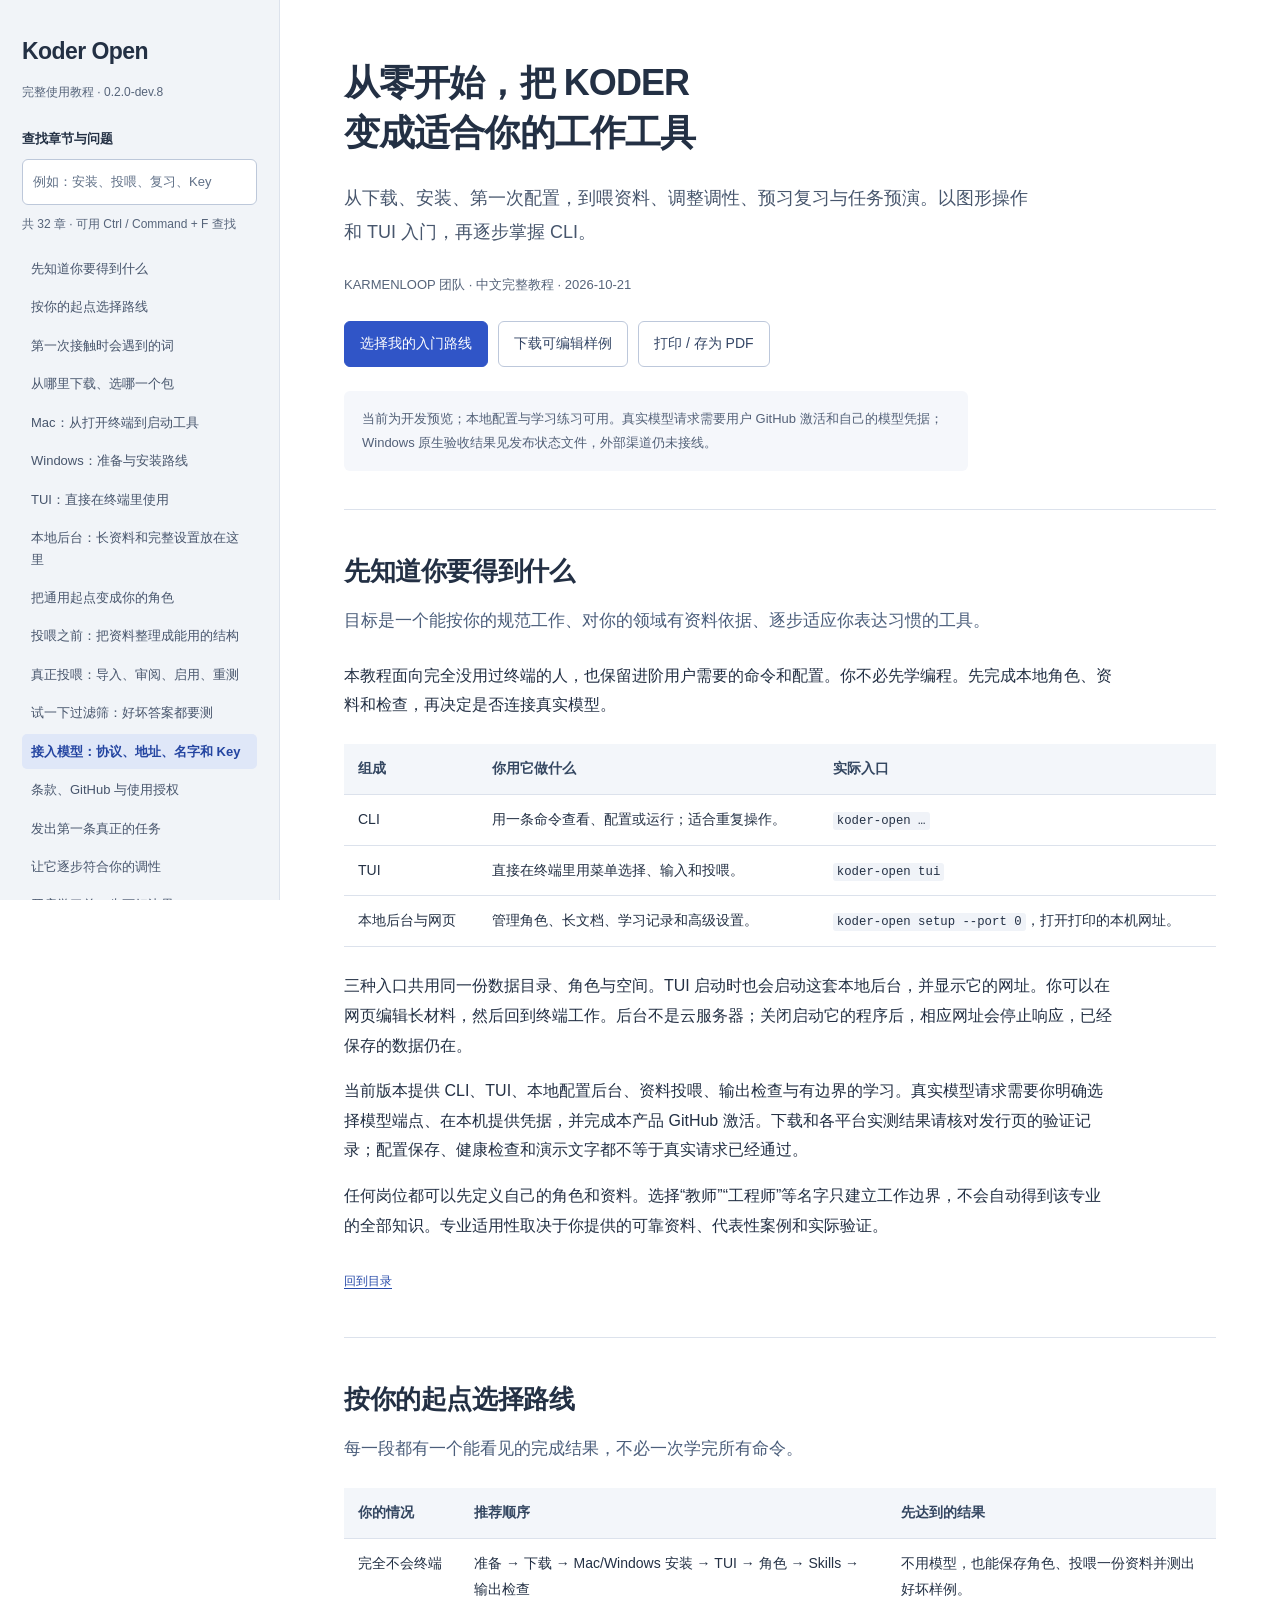
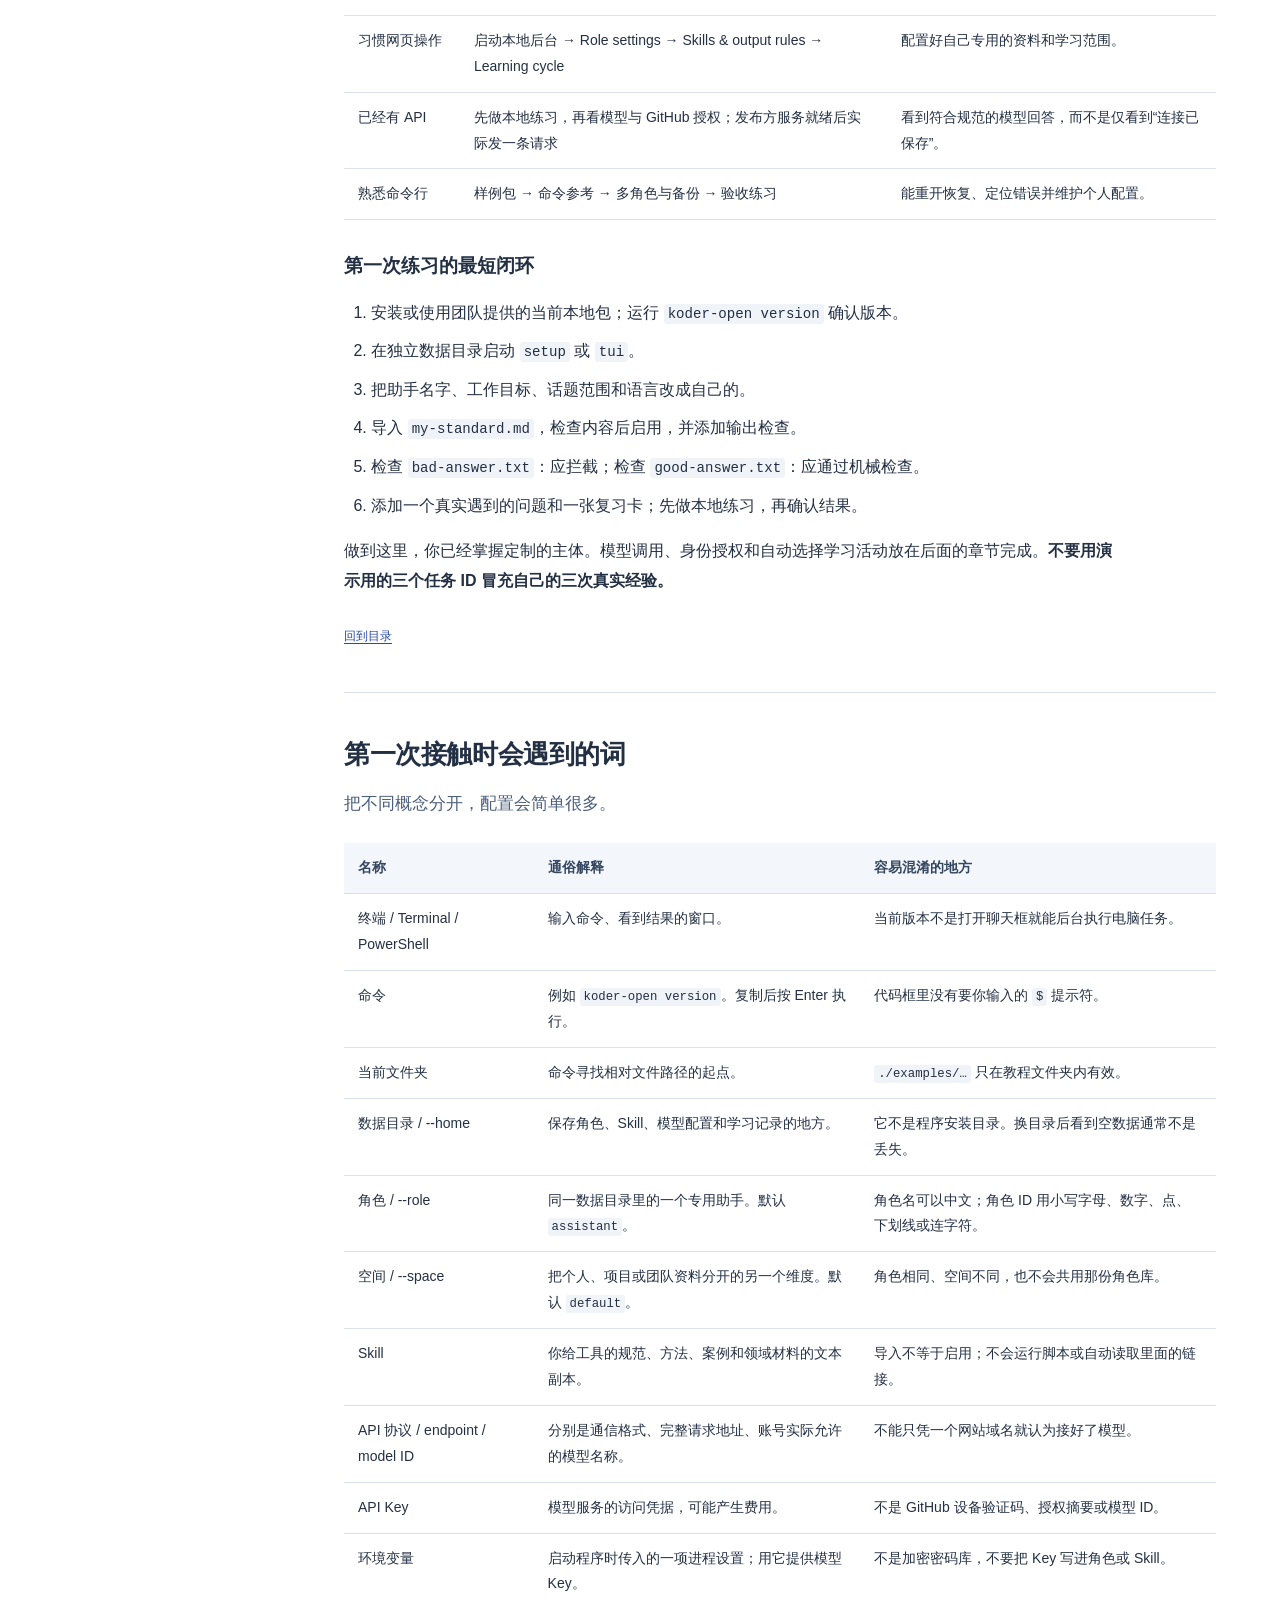
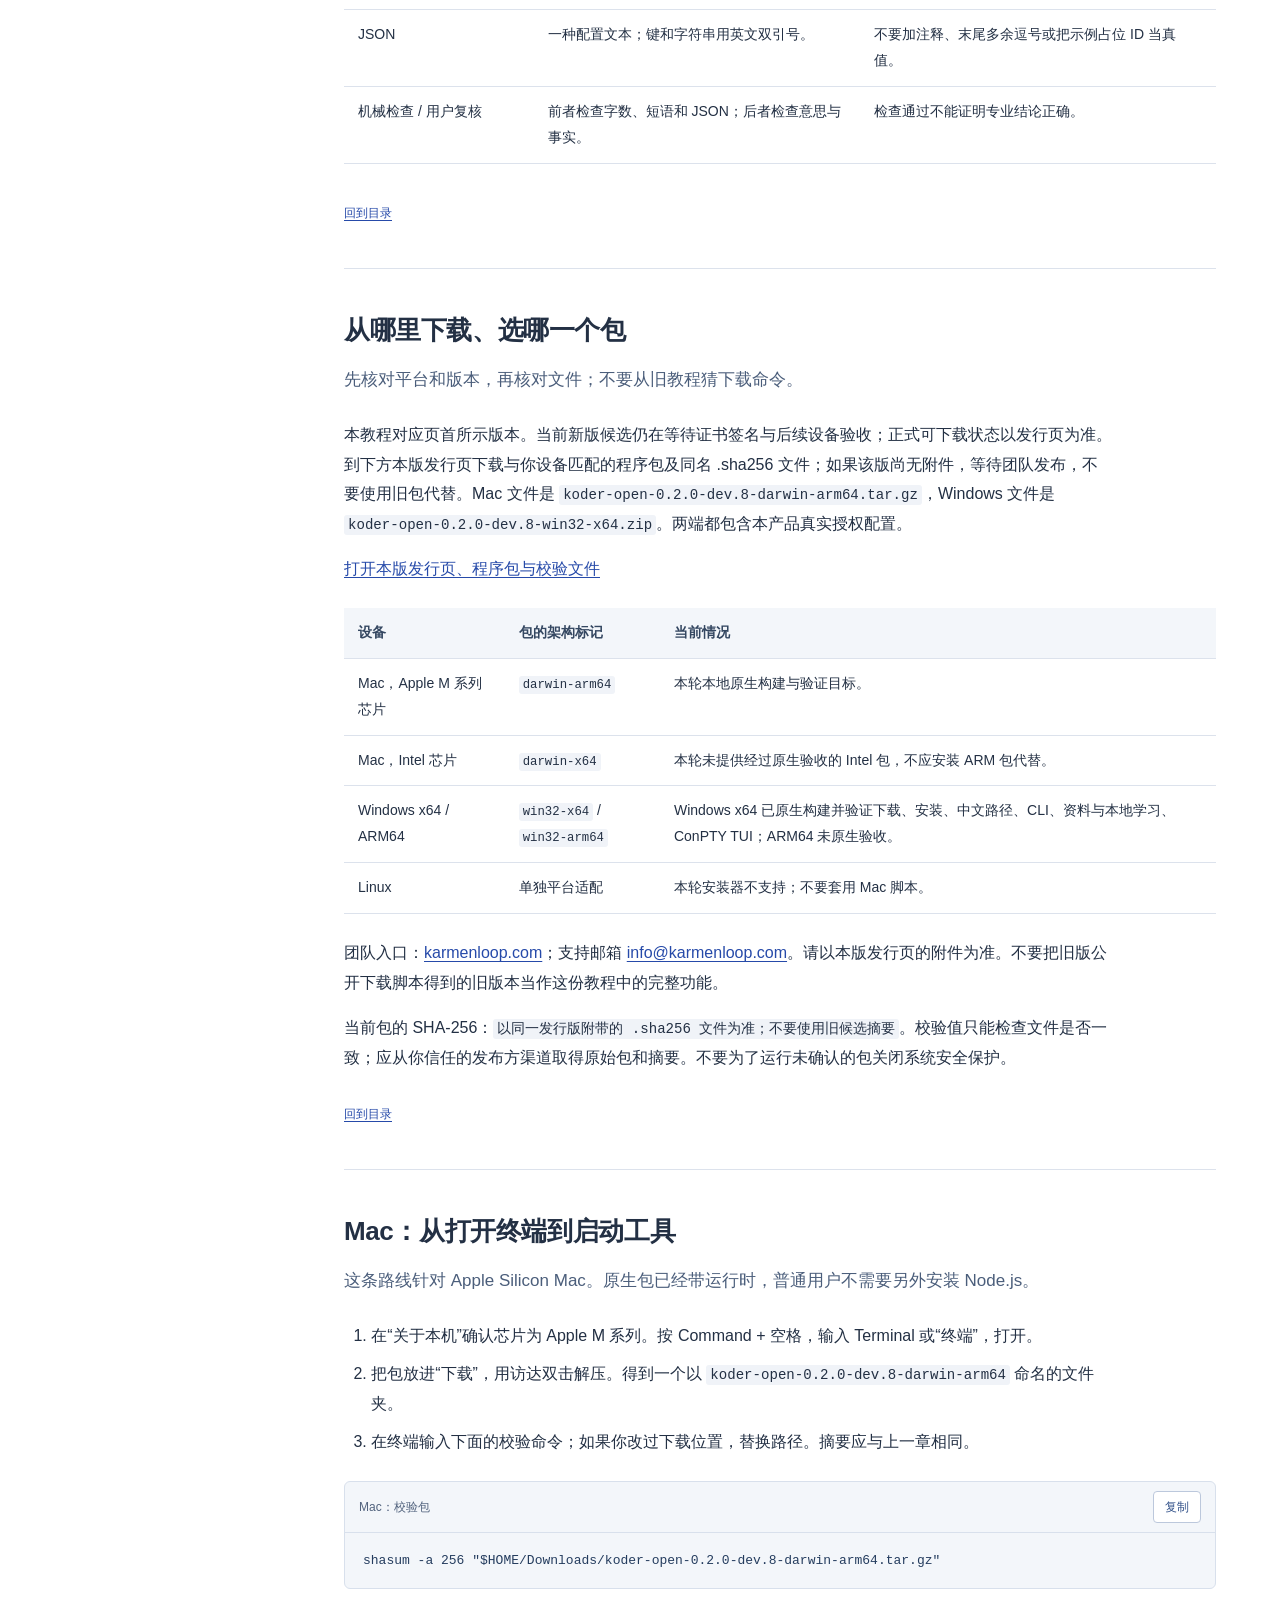
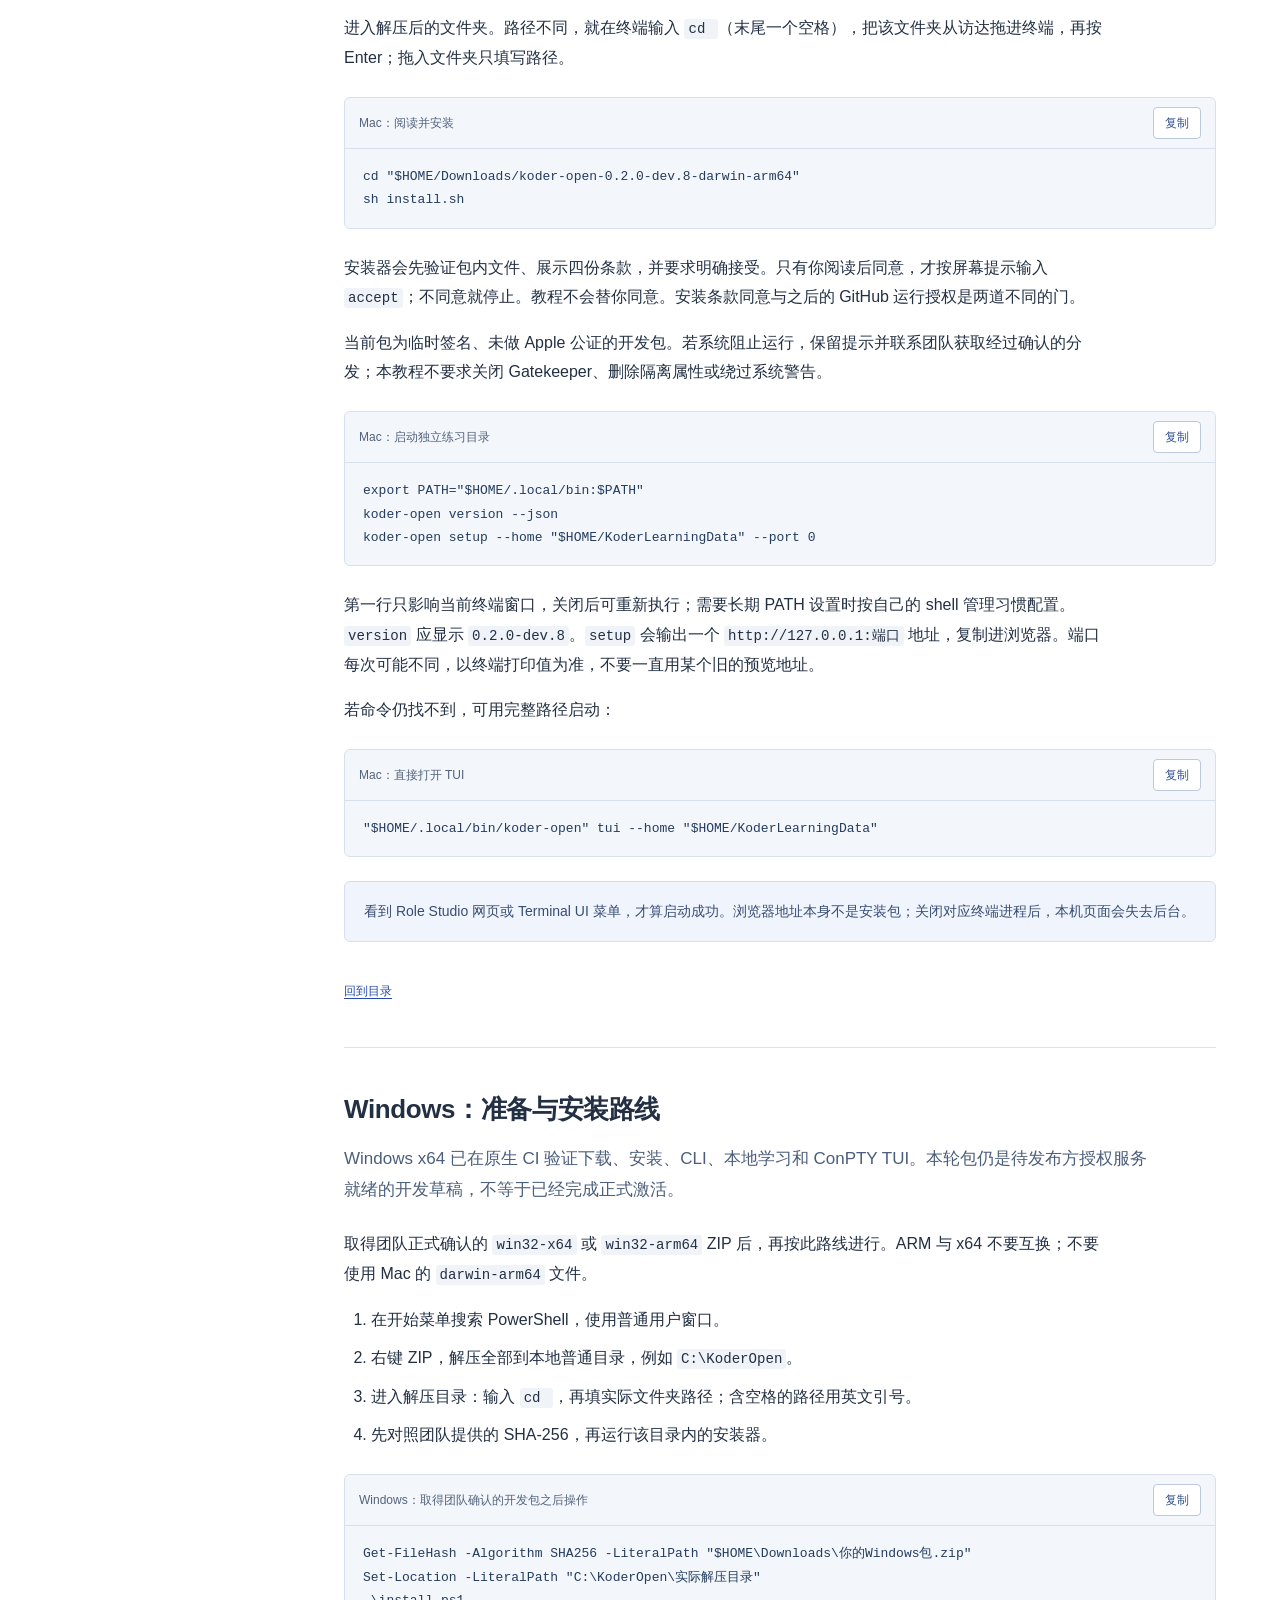
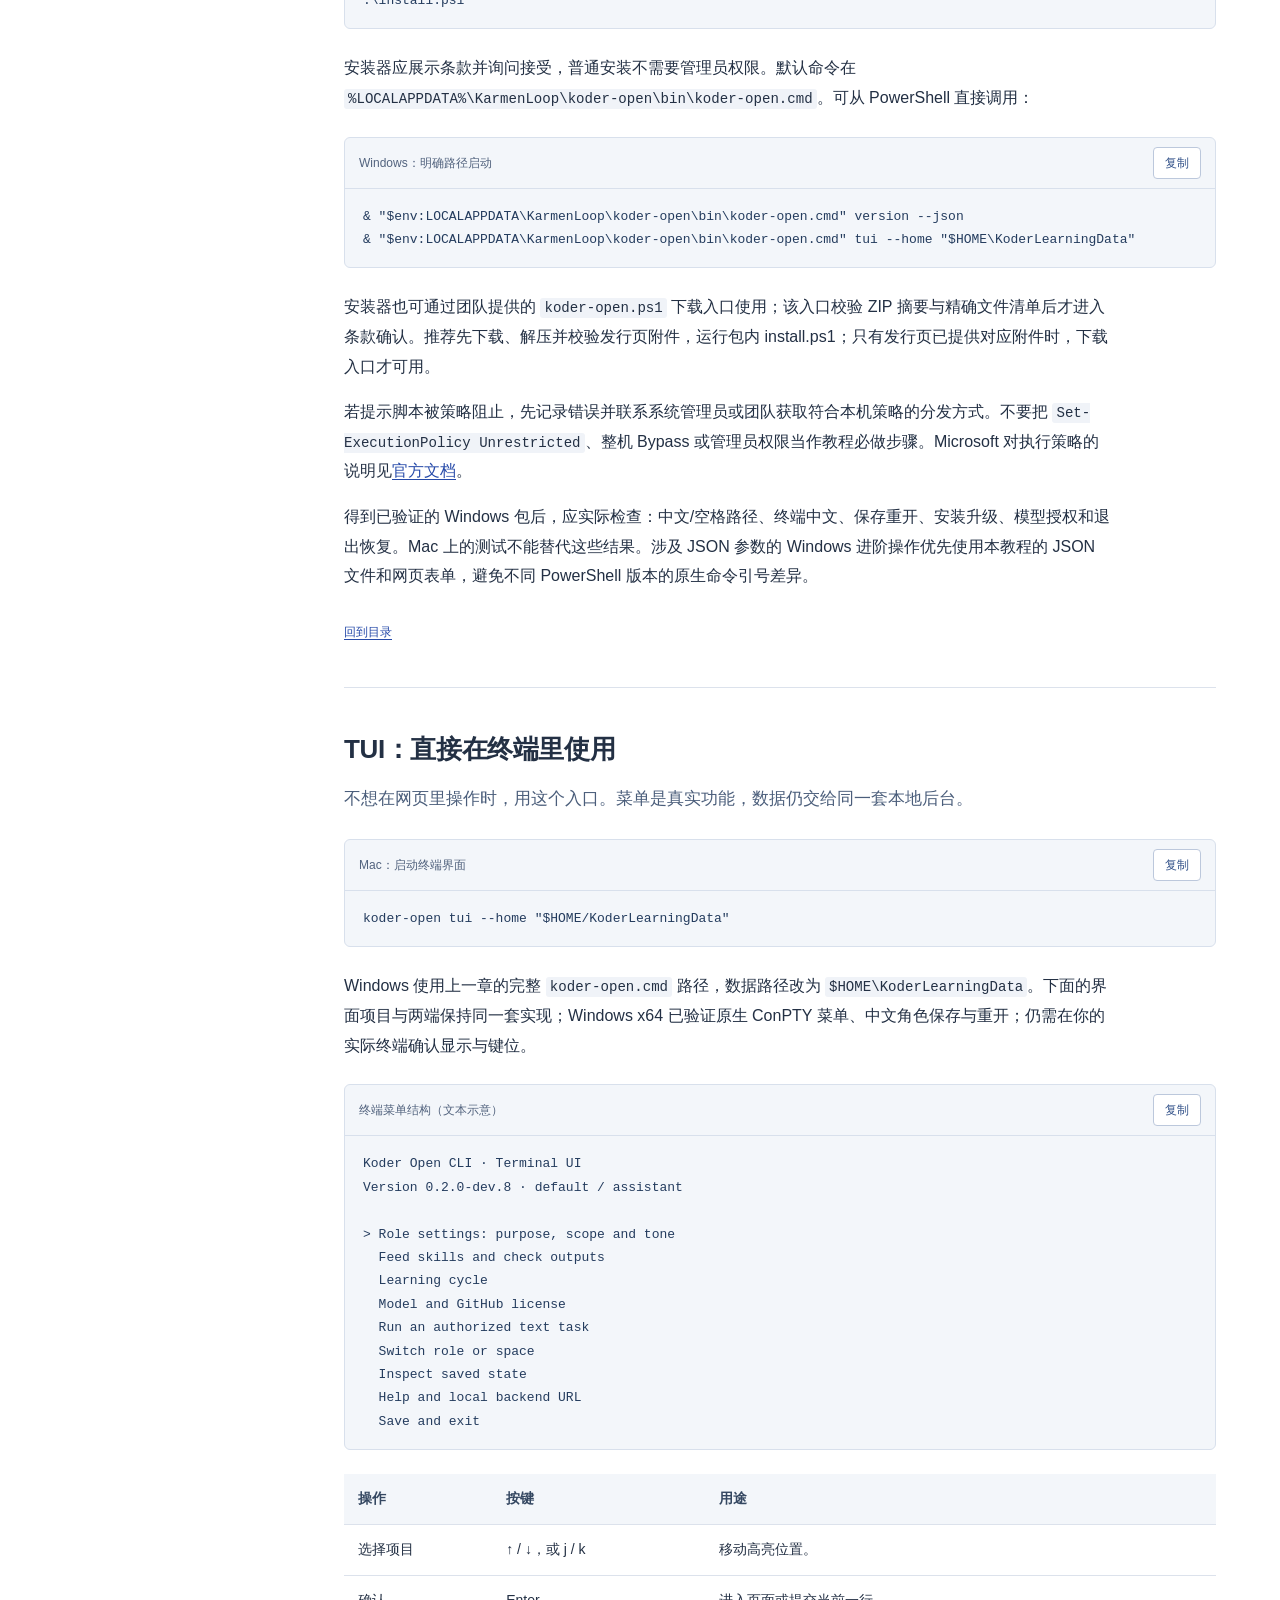
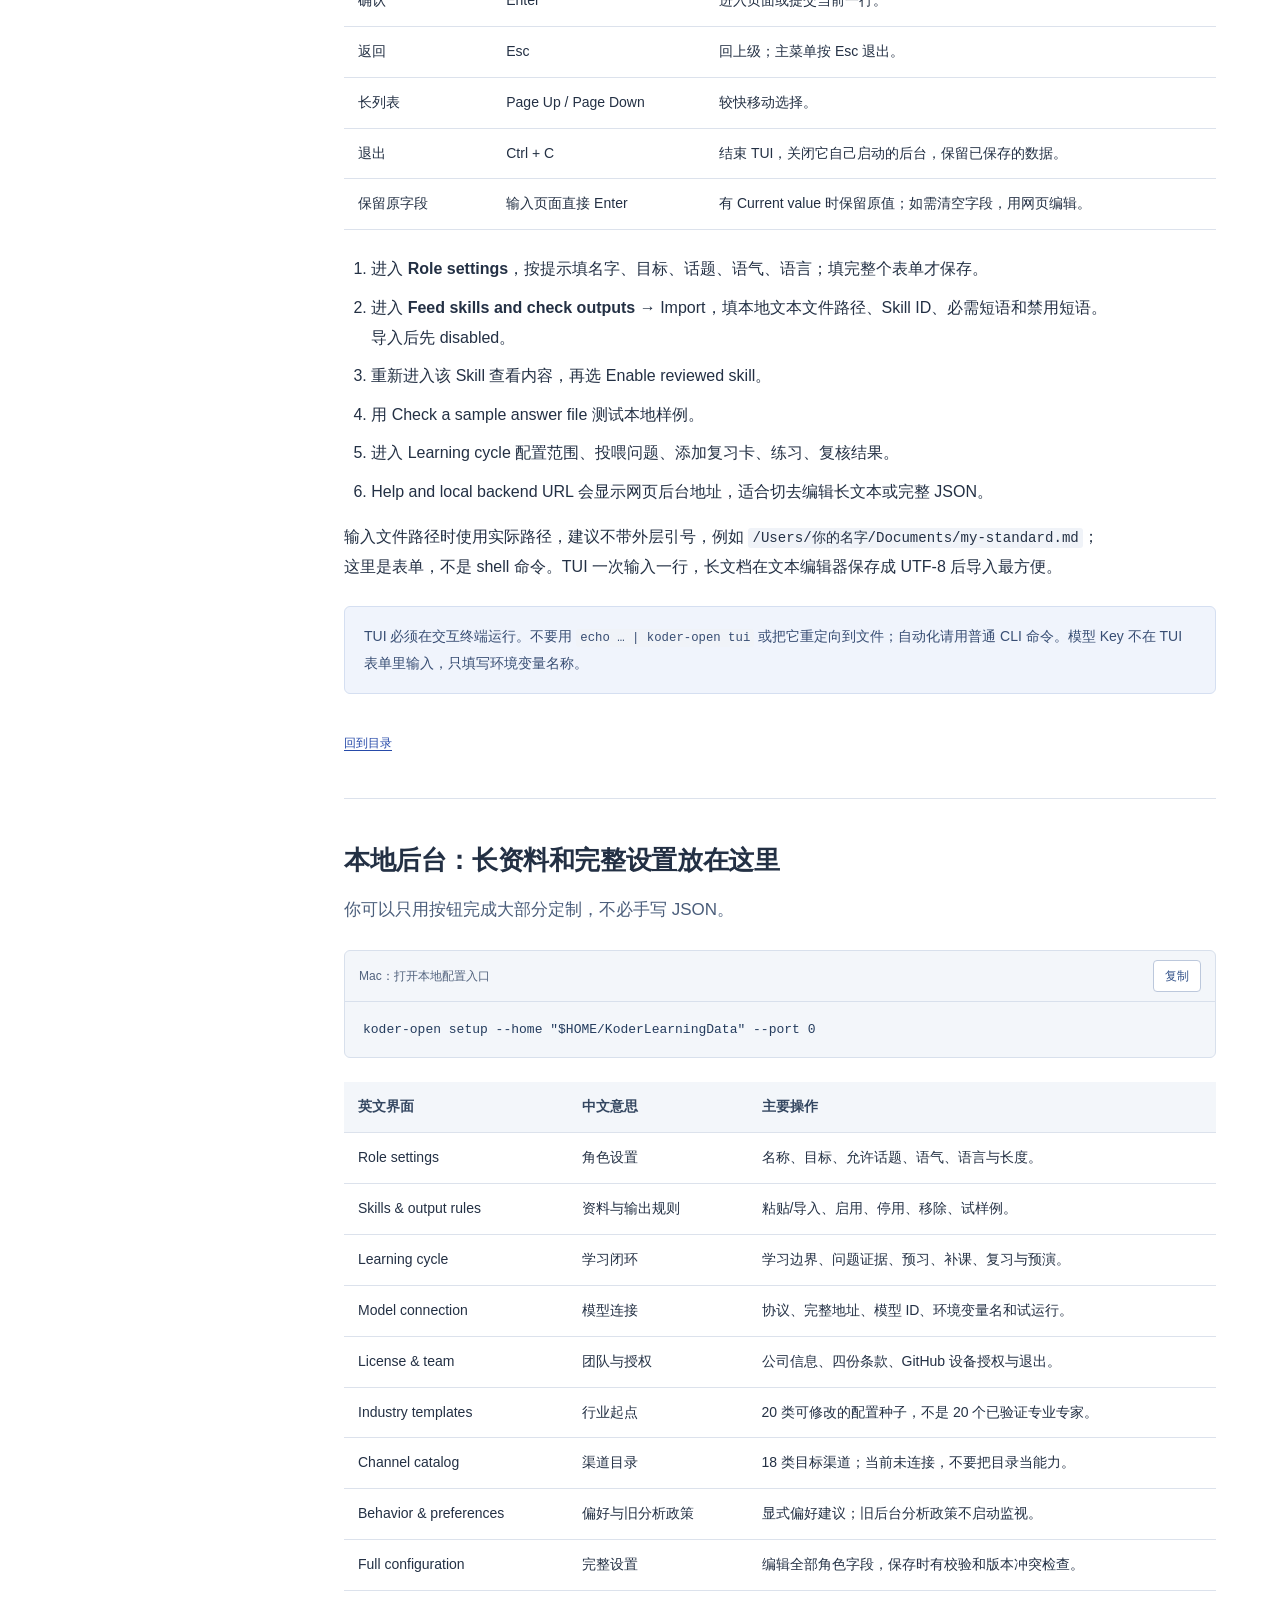
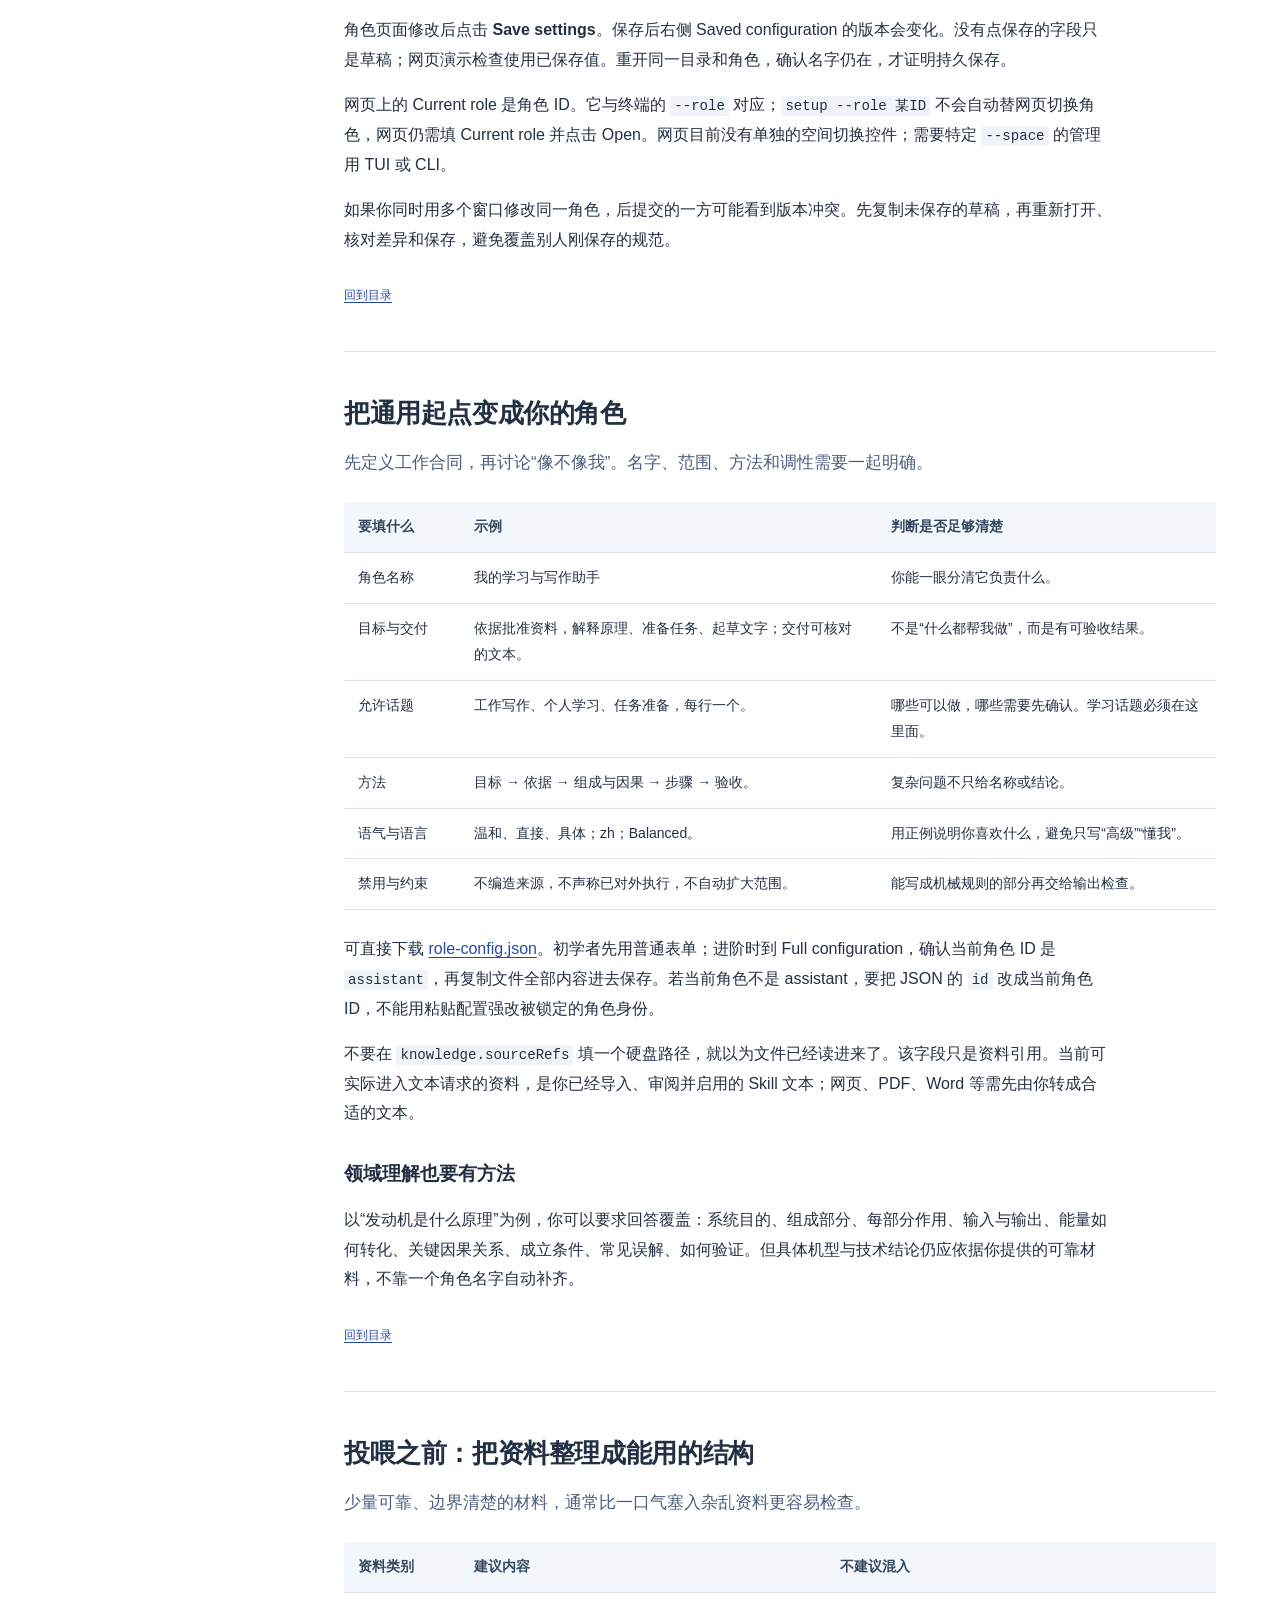
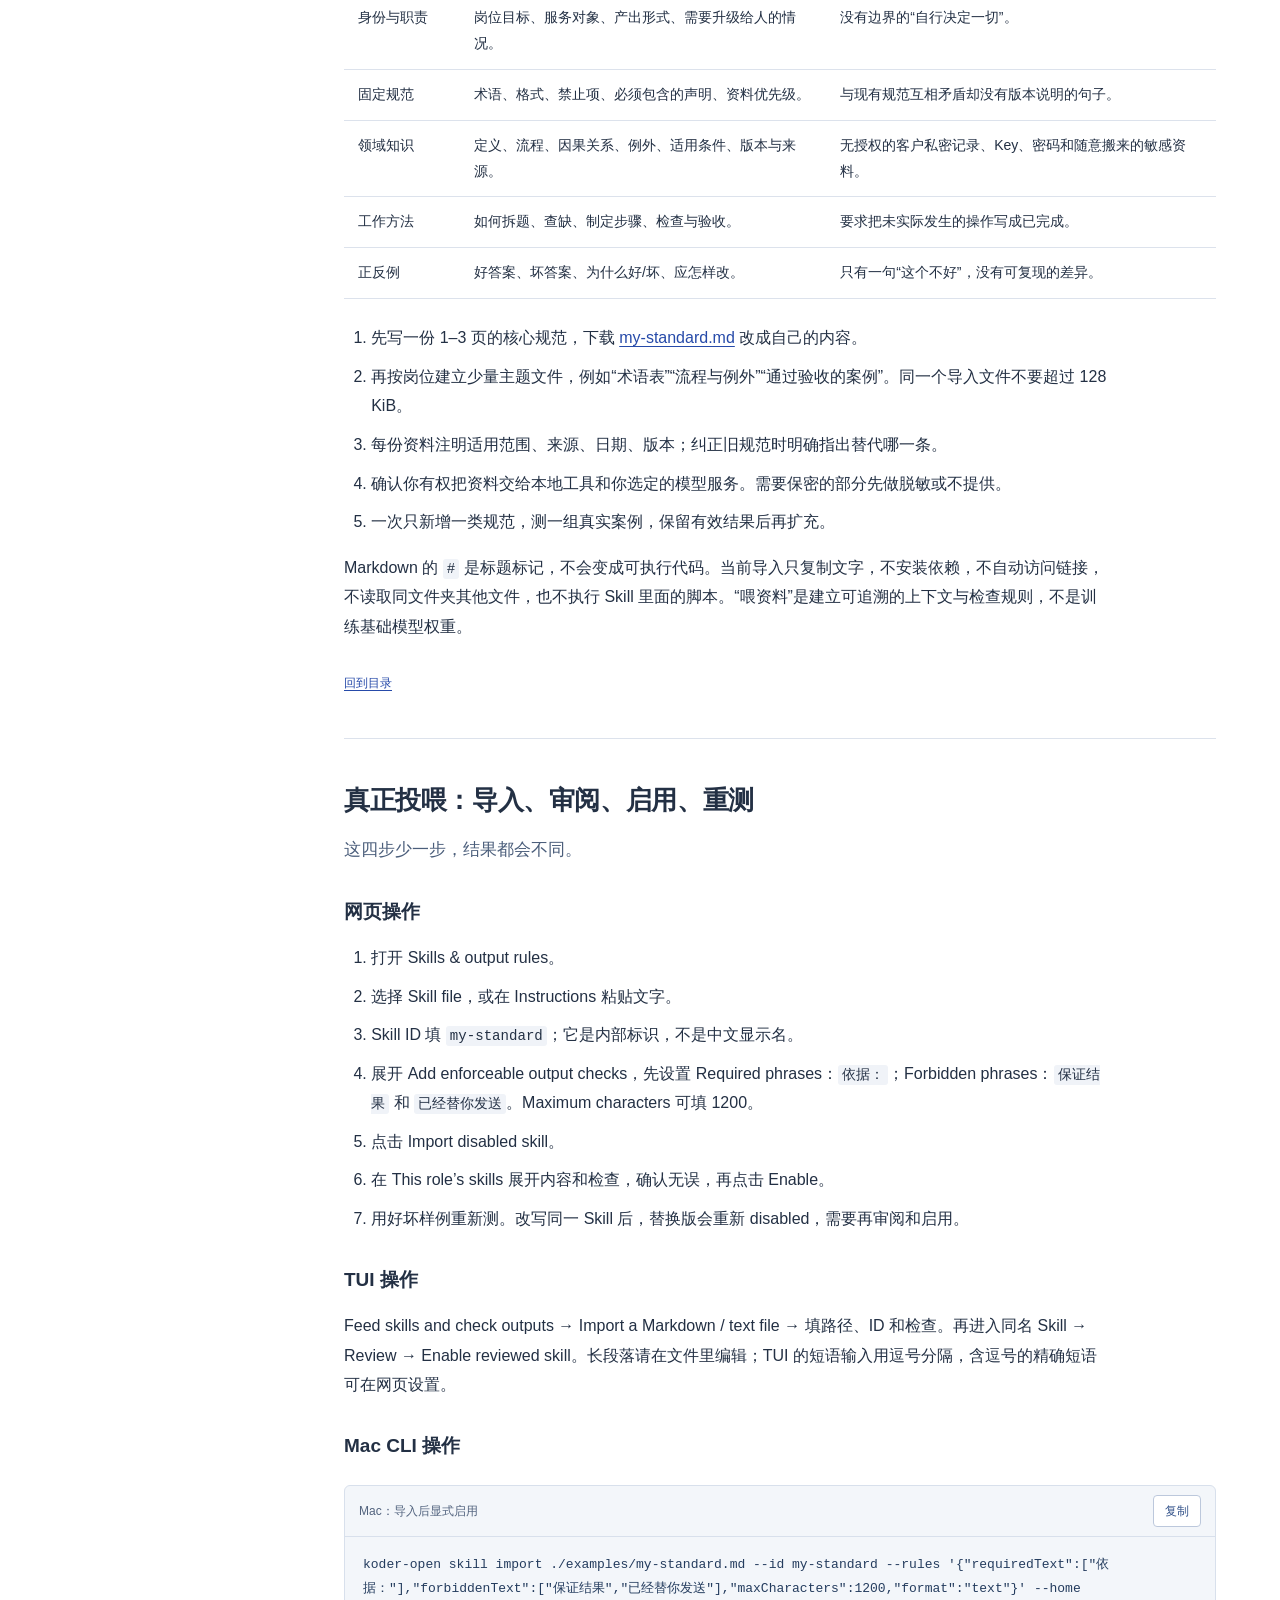
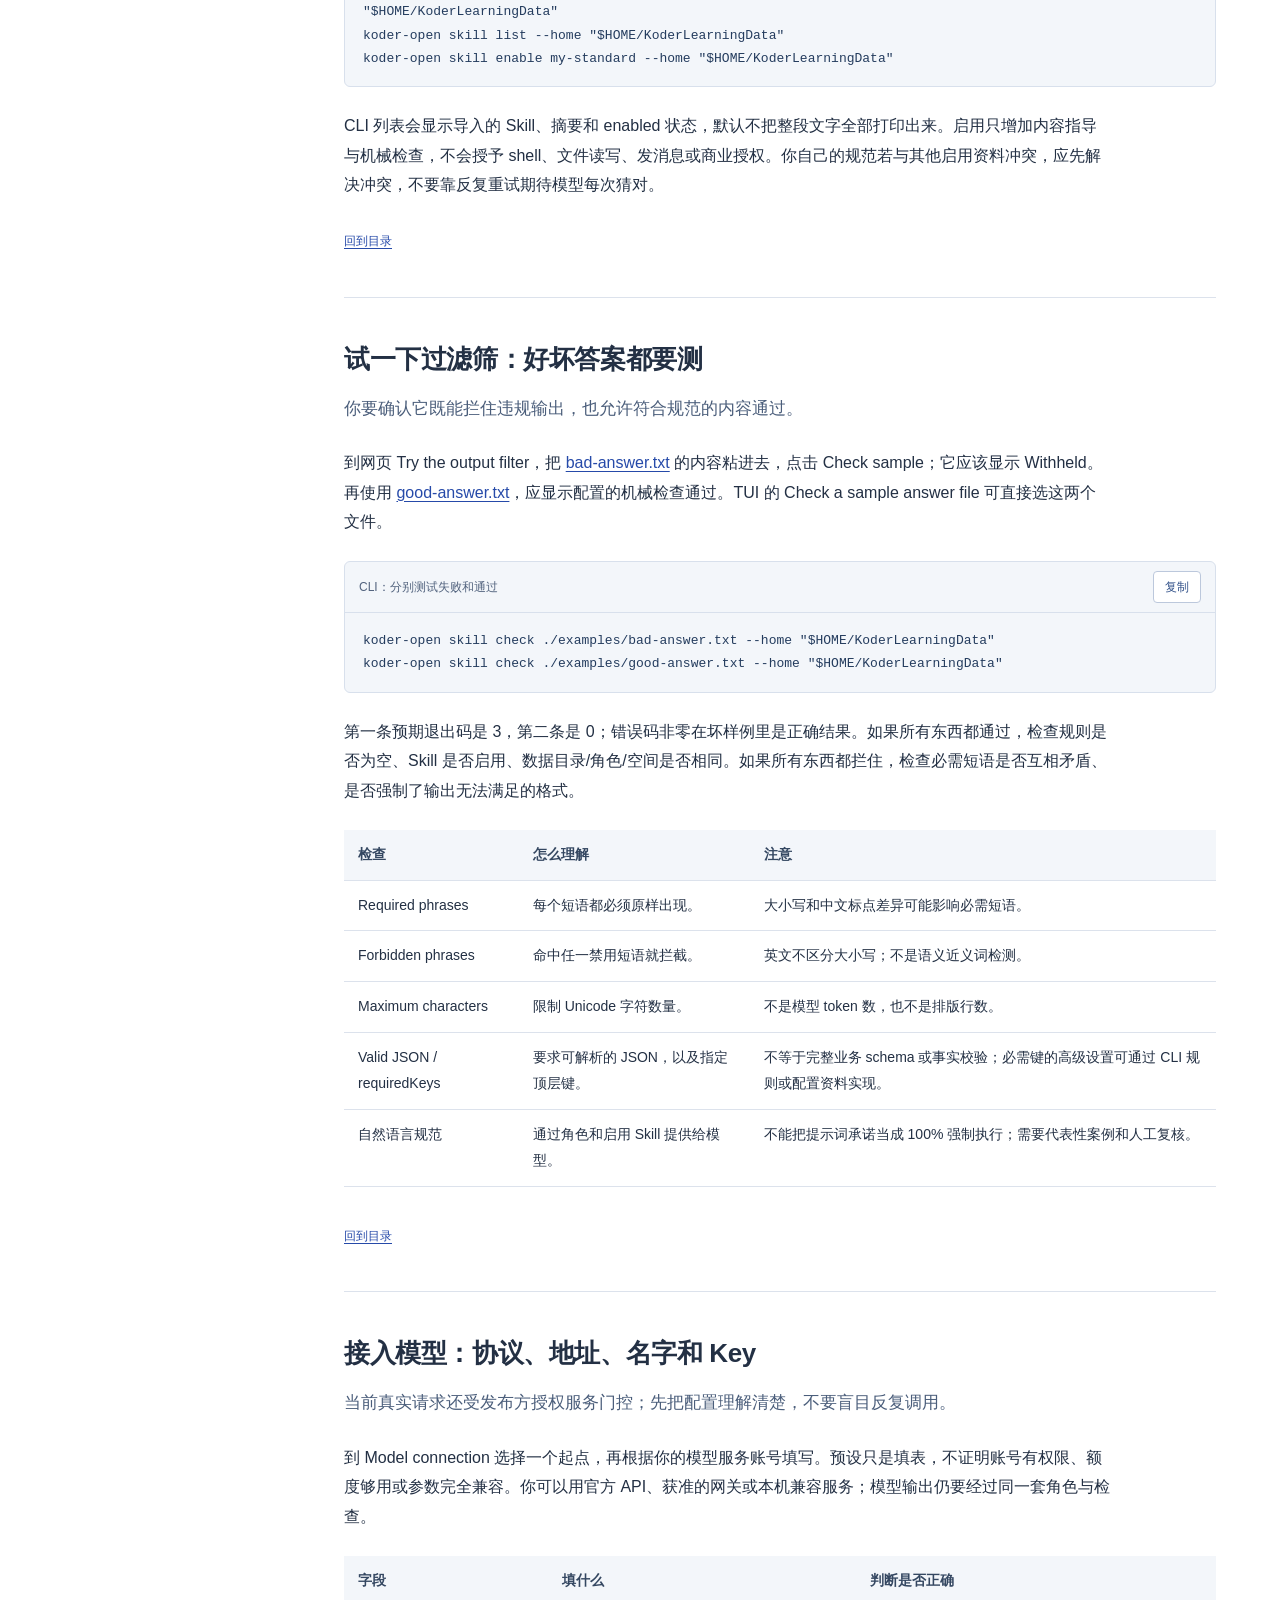
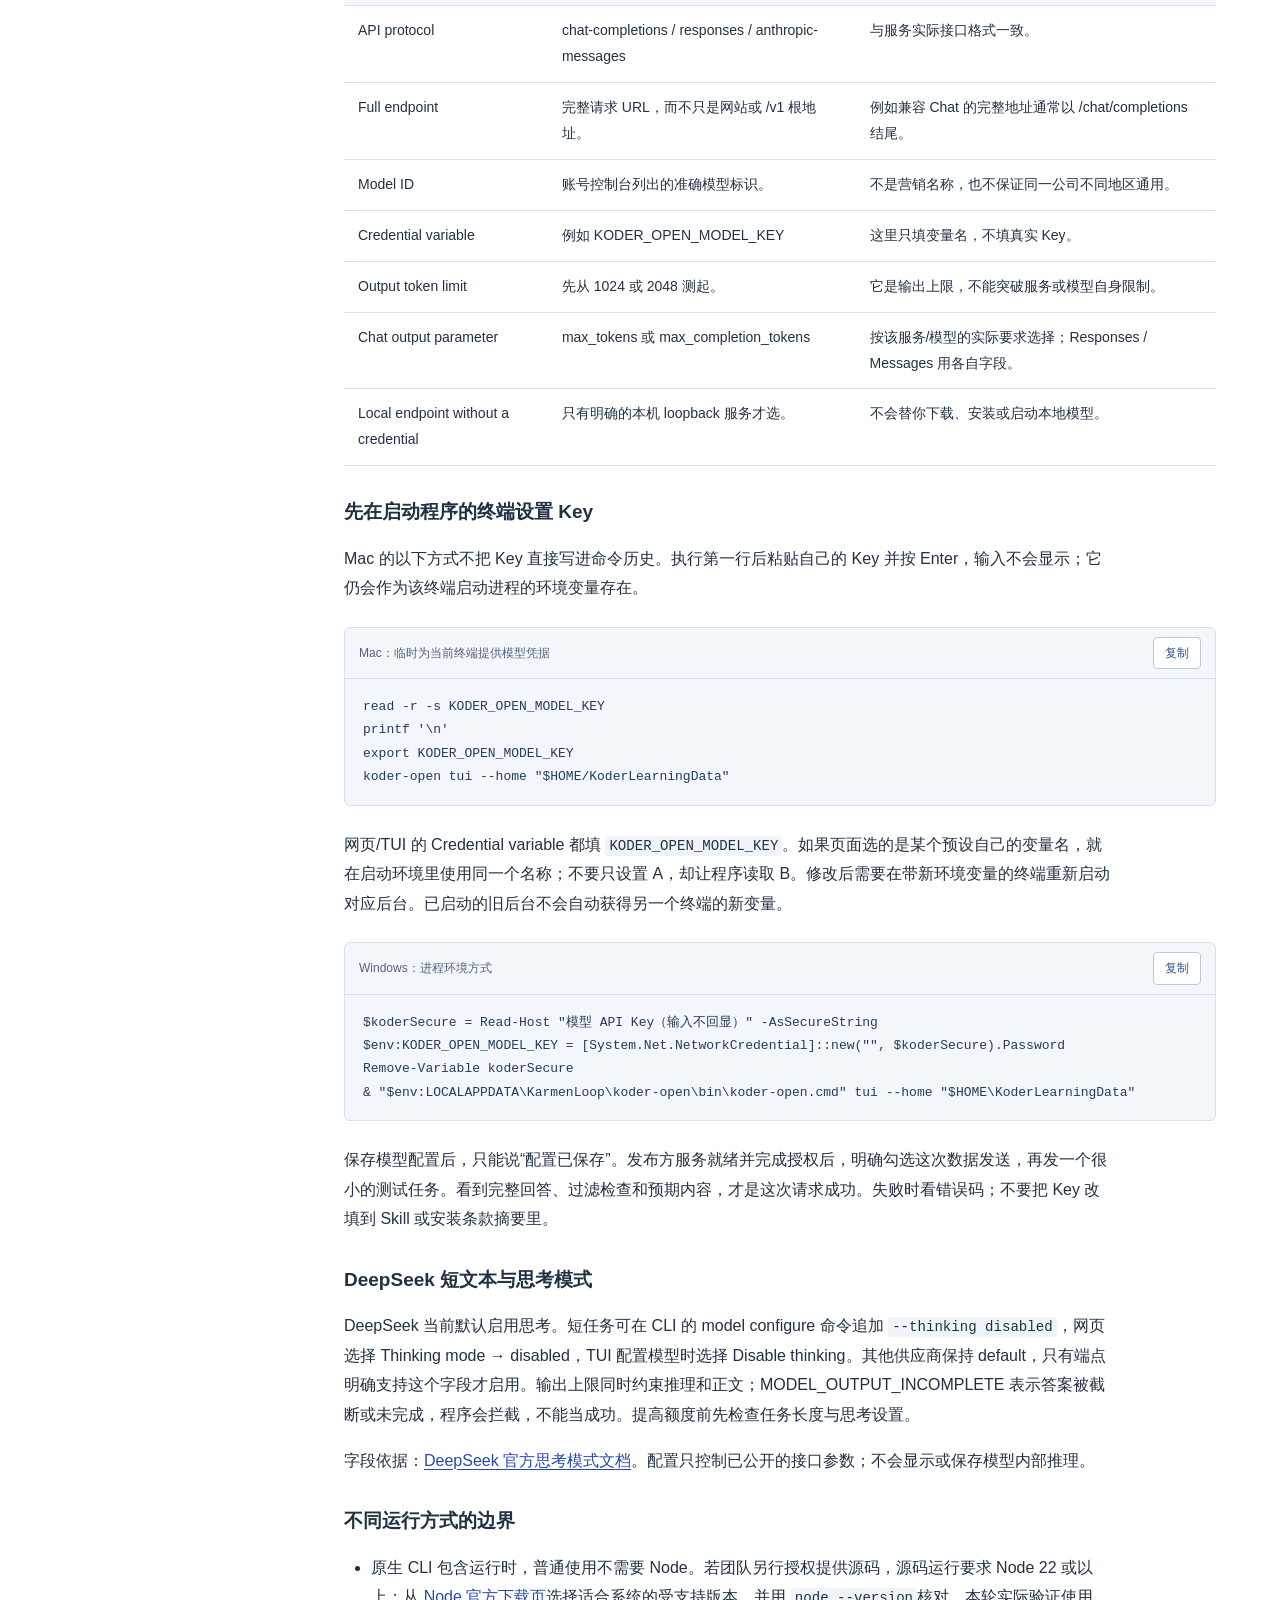
<file: docs/candidates/dev8/handbook/index.html>
<!doctype html>
<html lang="zh-CN"><head><meta charset="utf-8"><meta name="viewport" content="width=device-width,initial-scale=1"><meta name="referrer" content="no-referrer"><title>KODER CLI 完整使用教程 · 从零到自己的专用助手</title><link rel="stylesheet" href="guide.css"><script src="guide.js" defer></script></head>
<body><a class="skip" href="#main">跳到教程正文</a><div class="layout"><aside class="navigation" aria-label="教程目录"><a class="brand" href="#top">Koder Open</a><p>完整使用教程 · 0.2.0-dev.8</p><label for="search">查找章节与问题</label><input id="search" type="search" placeholder="例如：安装、投喂、复习、Key" autocomplete="off"><p id="search-status" role="status" aria-live="polite"></p><nav><a href="#start">先知道你要得到什么</a><a href="#route">按你的起点选择路线</a><a href="#terms">第一次接触时会遇到的词</a><a href="#download">从哪里下载、选哪一个包</a><a href="#mac">Mac：从打开终端到启动工具</a><a href="#windows">Windows：准备与安装路线</a><a href="#tui">TUI：直接在终端里使用</a><a href="#backend">本地后台：长资料和完整设置放在这里</a><a href="#role">把通用起点变成你的角色</a><a href="#materials">投喂之前：把资料整理成能用的结构</a><a href="#skills">真正投喂：导入、审阅、启用、重测</a><a href="#filter">试一下过滤筛：好坏答案都要测</a><a href="#model">接入模型：协议、地址、名字和 Key</a><a href="#authorization">条款、GitHub 与使用授权</a><a href="#first-task">发出第一条真正的任务</a><a href="#tone">让它逐步符合你的调性</a><a href="#learning-boundary">开启学习前，先画好边界</a><a href="#prestudy">预习：围绕反复问题和正在做的事情准备</a><a href="#review">复习：让正确方法能再次用出来</a><a href="#remediate">补课：从失败里找出具体缺口</a><a href="#rehearse">预演：提前准备下一步，仍然只做模拟</a><a href="#reuse">让被确认的学习成果参与日常回答</a><a href="#routine">每天怎样用：一个可持续的习惯</a><a href="#domains">不同岗位和领域，具体怎样改</a><a href="#mastery">怎样判断已经成为“适合我的 KODER”</a><a href="#commands">CLI 命令参考与源码入口</a><a href="#storage">多角色、备份、重开和恢复</a><a href="#maintenance">升级、回退与卸载</a><a href="#troubleshoot">遇到问题：按现象定位</a><a href="#finish">从入门到熟练：最后自检</a><a href="#publisher-hosting">发布方：建立免费 HTTPS 授权服务</a><a href="#files">样例文件、来源与版本记录</a></nav></aside><main id="main"><header id="top"><h1>从零开始，把 KODER<br>变成适合你的工作工具</h1><p class="intro">从下载、安装、第一次配置，到喂资料、调整调性、预习复习与任务预演。以图形操作和 TUI 入门，再逐步掌握 CLI。</p><p class="version">KARMENLOOP 团队 · 中文完整教程 · 2026-10-21</p><div class="actions"><a class="button primary" href="#route">选择我的入门路线</a><a class="button" href="examples.zip" download>下载可编辑样例</a><button id="print" type="button" class="button">打印 / 存为 PDF</button></div><p class="scope">当前为开发预览；本地配置与学习练习可用。真实模型请求需要用户 GitHub 激活和自己的模型凭据；Windows 原生验收结果见发布状态文件，外部渠道仍未接线。</p><details class="mobile-toc"><summary>展开完整目录</summary><nav><a href="#start">先知道你要得到什么</a><a href="#route">按你的起点选择路线</a><a href="#terms">第一次接触时会遇到的词</a><a href="#download">从哪里下载、选哪一个包</a><a href="#mac">Mac：从打开终端到启动工具</a><a href="#windows">Windows：准备与安装路线</a><a href="#tui">TUI：直接在终端里使用</a><a href="#backend">本地后台：长资料和完整设置放在这里</a><a href="#role">把通用起点变成你的角色</a><a href="#materials">投喂之前：把资料整理成能用的结构</a><a href="#skills">真正投喂：导入、审阅、启用、重测</a><a href="#filter">试一下过滤筛：好坏答案都要测</a><a href="#model">接入模型：协议、地址、名字和 Key</a><a href="#authorization">条款、GitHub 与使用授权</a><a href="#first-task">发出第一条真正的任务</a><a href="#tone">让它逐步符合你的调性</a><a href="#learning-boundary">开启学习前，先画好边界</a><a href="#prestudy">预习：围绕反复问题和正在做的事情准备</a><a href="#review">复习：让正确方法能再次用出来</a><a href="#remediate">补课：从失败里找出具体缺口</a><a href="#rehearse">预演：提前准备下一步，仍然只做模拟</a><a href="#reuse">让被确认的学习成果参与日常回答</a><a href="#routine">每天怎样用：一个可持续的习惯</a><a href="#domains">不同岗位和领域，具体怎样改</a><a href="#mastery">怎样判断已经成为“适合我的 KODER”</a><a href="#commands">CLI 命令参考与源码入口</a><a href="#storage">多角色、备份、重开和恢复</a><a href="#maintenance">升级、回退与卸载</a><a href="#troubleshoot">遇到问题：按现象定位</a><a href="#finish">从入门到熟练：最后自检</a><a href="#publisher-hosting">发布方：建立免费 HTTPS 授权服务</a><a href="#files">样例文件、来源与版本记录</a></nav></details></header><p id="empty" hidden>没有找到匹配章节。试试“安装”“Skill”“复习”或错误码。</p><section id="start" data-chapter><h2>先知道你要得到什么</h2><p class="lead">目标是一个能按你的规范工作、对你的领域有资料依据、逐步适应你表达习惯的工具。</p><p>本教程面向完全没用过终端的人，也保留进阶用户需要的命令和配置。你不必先学编程。先完成本地角色、资料和检查，再决定是否连接真实模型。</p><div class="table-wrap"><table><thead><tr><th scope="col">组成</th><th scope="col">你用它做什么</th><th scope="col">实际入口</th></tr></thead><tbody><tr><td>CLI</td><td>用一条命令查看、配置或运行；适合重复操作。</td><td><code>koder-open …</code></td></tr><tr><td>TUI</td><td>直接在终端里用菜单选择、输入和投喂。</td><td><code>koder-open tui</code></td></tr><tr><td>本地后台与网页</td><td>管理角色、长文档、学习记录和高级设置。</td><td><code>koder-open setup --port 0</code>，打开打印的本机网址。</td></tr></tbody></table></div><p>三种入口共用同一份数据目录、角色与空间。TUI 启动时也会启动这套本地后台，并显示它的网址。你可以在网页编辑长材料，然后回到终端工作。后台不是云服务器；关闭启动它的程序后，相应网址会停止响应，已经保存的数据仍在。</p><p>当前版本提供 CLI、TUI、本地配置后台、资料投喂、输出检查与有边界的学习。真实模型请求需要你明确选择模型端点、在本机提供凭据，并完成本产品 GitHub 激活。下载和各平台实测结果请核对发行页的验证记录；配置保存、健康检查和演示文字都不等于真实请求已经通过。</p><p>任何岗位都可以先定义自己的角色和资料。选择“教师”“工程师”等名字只建立工作边界，不会自动得到该专业的全部知识。专业适用性取决于你提供的可靠资料、代表性案例和实际验证。</p><a class="back-top" href="#top">回到目录</a></section><section id="route" data-chapter><h2>按你的起点选择路线</h2><p class="lead">每一段都有一个能看见的完成结果，不必一次学完所有命令。</p><div class="table-wrap"><table><thead><tr><th scope="col">你的情况</th><th scope="col">推荐顺序</th><th scope="col">先达到的结果</th></tr></thead><tbody><tr><td>完全不会终端</td><td>准备 → 下载 → Mac/Windows 安装 → TUI → 角色 → Skills → 输出检查</td><td>不用模型，也能保存角色、投喂一份资料并测出好坏样例。</td></tr><tr><td>习惯网页操作</td><td>启动本地后台 → Role settings → Skills & output rules → Learning cycle</td><td>配置好自己专用的资料和学习范围。</td></tr><tr><td>已经有 API</td><td>先做本地练习，再看模型与 GitHub 授权；发布方服务就绪后实际发一条请求</td><td>看到符合规范的模型回答，而不是仅看到“连接已保存”。</td></tr><tr><td>熟悉命令行</td><td>样例包 → 命令参考 → 多角色与备份 → 验收练习</td><td>能重开恢复、定位错误并维护个人配置。</td></tr></tbody></table></div><h3>第一次练习的最短闭环</h3><ol><li>安装或使用团队提供的当前本地包；运行 <code>koder-open version</code> 确认版本。</li><li>在独立数据目录启动 <code>setup</code> 或 <code>tui</code>。</li><li>把助手名字、工作目标、话题范围和语言改成自己的。</li><li>导入 <code>my-standard.md</code>，检查内容后启用，并添加输出检查。</li><li>检查 <code>bad-answer.txt</code>：应拦截；检查 <code>good-answer.txt</code>：应通过机械检查。</li><li>添加一个真实遇到的问题和一张复习卡；先做本地练习，再确认结果。</li></ol><p>做到这里，你已经掌握定制的主体。模型调用、身份授权和自动选择学习活动放在后面的章节完成。<strong>不要用演示用的三个任务 ID 冒充自己的三次真实经验。</strong></p><a class="back-top" href="#top">回到目录</a></section><section id="terms" data-chapter><h2>第一次接触时会遇到的词</h2><p class="lead">把不同概念分开，配置会简单很多。</p><div class="table-wrap"><table><thead><tr><th scope="col">名称</th><th scope="col">通俗解释</th><th scope="col">容易混淆的地方</th></tr></thead><tbody><tr><td>终端 / Terminal / PowerShell</td><td>输入命令、看到结果的窗口。</td><td>当前版本不是打开聊天框就能后台执行电脑任务。</td></tr><tr><td>命令</td><td>例如 <code>koder-open version</code>。复制后按 Enter 执行。</td><td>代码框里没有要你输入的 <code>$</code> 提示符。</td></tr><tr><td>当前文件夹</td><td>命令寻找相对文件路径的起点。</td><td><code>./examples/…</code> 只在教程文件夹内有效。</td></tr><tr><td>数据目录 / --home</td><td>保存角色、Skill、模型配置和学习记录的地方。</td><td>它不是程序安装目录。换目录后看到空数据通常不是丢失。</td></tr><tr><td>角色 / --role</td><td>同一数据目录里的一个专用助手。默认 <code>assistant</code>。</td><td>角色名可以中文；角色 ID 用小写字母、数字、点、下划线或连字符。</td></tr><tr><td>空间 / --space</td><td>把个人、项目或团队资料分开的另一个维度。默认 <code>default</code>。</td><td>角色相同、空间不同，也不会共用那份角色库。</td></tr><tr><td>Skill</td><td>你给工具的规范、方法、案例和领域材料的文本副本。</td><td>导入不等于启用；不会运行脚本或自动读取里面的链接。</td></tr><tr><td>API 协议 / endpoint / model ID</td><td>分别是通信格式、完整请求地址、账号实际允许的模型名称。</td><td>不能只凭一个网站域名就认为接好了模型。</td></tr><tr><td>API Key</td><td>模型服务的访问凭据，可能产生费用。</td><td>不是 GitHub 设备验证码、授权摘要或模型 ID。</td></tr><tr><td>环境变量</td><td>启动程序时传入的一项进程设置；用它提供模型 Key。</td><td>不是加密密码库，不要把 Key 写进角色或 Skill。</td></tr><tr><td>JSON</td><td>一种配置文本；键和字符串用英文双引号。</td><td>不要加注释、末尾多余逗号或把示例占位 ID 当真值。</td></tr><tr><td>机械检查 / 用户复核</td><td>前者检查字数、短语和 JSON；后者检查意思与事实。</td><td>检查通过不能证明专业结论正确。</td></tr></tbody></table></div><a class="back-top" href="#top">回到目录</a></section><section id="download" data-chapter><h2>从哪里下载、选哪一个包</h2><p class="lead">先核对平台和版本，再核对文件；不要从旧教程猜下载命令。</p><p>本教程对应页首所示版本。当前新版候选仍在等待证书签名与后续设备验收；正式可下载状态以发行页为准。到下方本版发行页下载与你设备匹配的程序包及同名 .sha256 文件；如果该版尚无附件，等待团队发布，不要使用旧包代替。Mac 文件是 <code>koder-open-0.2.0-dev.8-darwin-arm64.tar.gz</code>，Windows 文件是 <code>koder-open-0.2.0-dev.8-win32-x64.zip</code>。两端都包含本产品真实授权配置。</p><p><a class="live-download" href="https://github.com/KarmenLoop/koder-open-cli/releases/tag/v0.2.0-dev.8">打开本版发行页、程序包与校验文件</a><span class="offline-download">离线手册不内含 CLI 程序包；请使用会话中的包文件或联系团队。</span></p><div class="table-wrap"><table><thead><tr><th scope="col">设备</th><th scope="col">包的架构标记</th><th scope="col">当前情况</th></tr></thead><tbody><tr><td>Mac，Apple M 系列芯片</td><td><code>darwin-arm64</code></td><td>本轮本地原生构建与验证目标。</td></tr><tr><td>Mac，Intel 芯片</td><td><code>darwin-x64</code></td><td>本轮未提供经过原生验收的 Intel 包，不应安装 ARM 包代替。</td></tr><tr><td>Windows x64 / ARM64</td><td><code>win32-x64</code> / <code>win32-arm64</code></td><td>Windows x64 已原生构建并验证下载、安装、中文路径、CLI、资料与本地学习、ConPTY TUI；ARM64 未原生验收。</td></tr><tr><td>Linux</td><td>单独平台适配</td><td>本轮安装器不支持；不要套用 Mac 脚本。</td></tr></tbody></table></div><p>团队入口：<a href="https://karmenloop.com" target="_blank" rel="noreferrer">karmenloop.com</a>；支持邮箱 <a href="mailto:info@karmenloop.com">info@karmenloop.com</a>。请以本版发行页的附件为准。不要把旧版公开下载脚本得到的旧版本当作这份教程中的完整功能。</p><p>当前包的 SHA-256：<code id="artifact-hash">以同一发行版附带的 .sha256 文件为准；不要使用旧候选摘要</code>。校验值只能检查文件是否一致；应从你信任的发布方渠道取得原始包和摘要。不要为了运行未确认的包关闭系统安全保护。</p><a class="back-top" href="#top">回到目录</a></section><section id="mac" data-chapter><h2>Mac：从打开终端到启动工具</h2><p class="lead">这条路线针对 Apple Silicon Mac。原生包已经带运行时，普通用户不需要另外安装 Node.js。</p><ol><li>在“关于本机”确认芯片为 Apple M 系列。按 Command + 空格，输入 Terminal 或“终端”，打开。</li><li>把包放进“下载”，用访达双击解压。得到一个以 <code>koder-open-0.2.0-dev.8-darwin-arm64</code> 命名的文件夹。</li><li>在终端输入下面的校验命令；如果你改过下载位置，替换路径。摘要应与上一章相同。</li></ol><div class="code-block"><div class="code-label">Mac：校验包<button type="button" class="copy">复制</button></div><pre><code>shasum -a 256 &quot;$HOME/Downloads/koder-open-0.2.0-dev.8-darwin-arm64.tar.gz&quot;</code></pre></div><p>进入解压后的文件夹。路径不同，就在终端输入 <code>cd </code>（末尾一个空格），把该文件夹从访达拖进终端，再按 Enter；拖入文件夹只填写路径。</p><div class="code-block"><div class="code-label">Mac：阅读并安装<button type="button" class="copy">复制</button></div><pre><code>cd &quot;$HOME/Downloads/koder-open-0.2.0-dev.8-darwin-arm64&quot;
sh install.sh</code></pre></div><p>安装器会先验证包内文件、展示四份条款，并要求明确接受。只有你阅读后同意，才按屏幕提示输入 <code>accept</code>；不同意就停止。教程不会替你同意。安装条款同意与之后的 GitHub 运行授权是两道不同的门。</p><p>当前包为临时签名、未做 Apple 公证的开发包。若系统阻止运行，保留提示并联系团队获取经过确认的分发；本教程不要求关闭 Gatekeeper、删除隔离属性或绕过系统警告。</p><div class="code-block"><div class="code-label">Mac：启动独立练习目录<button type="button" class="copy">复制</button></div><pre><code>export PATH=&quot;$HOME/.local/bin:$PATH&quot;
koder-open version --json
koder-open setup --home &quot;$HOME/KoderLearningData&quot; --port 0</code></pre></div><p>第一行只影响当前终端窗口，关闭后可重新执行；需要长期 PATH 设置时按自己的 shell 管理习惯配置。<code>version</code> 应显示 <code>0.2.0-dev.8</code>。<code>setup</code> 会输出一个 <code>http://127.0.0.1:端口</code> 地址，复制进浏览器。端口每次可能不同，以终端打印值为准，不要一直用某个旧的预览地址。</p><p>若命令仍找不到，可用完整路径启动：</p><div class="code-block"><div class="code-label">Mac：直接打开 TUI<button type="button" class="copy">复制</button></div><pre><code>&quot;$HOME/.local/bin/koder-open&quot; tui --home &quot;$HOME/KoderLearningData&quot;</code></pre></div><aside class="note">看到 Role Studio 网页或 Terminal UI 菜单，才算启动成功。浏览器地址本身不是安装包；关闭对应终端进程后，本机页面会失去后台。</aside><a class="back-top" href="#top">回到目录</a></section><section id="windows" data-chapter><h2>Windows：准备与安装路线</h2><p class="lead">Windows x64 已在原生 CI 验证下载、安装、CLI、本地学习和 ConPTY TUI。本轮包仍是待发布方授权服务就绪的开发草稿，不等于已经完成正式激活。</p><p>取得团队正式确认的 <code>win32-x64</code> 或 <code>win32-arm64</code> ZIP 后，再按此路线进行。ARM 与 x64 不要互换；不要使用 Mac 的 <code>darwin-arm64</code> 文件。</p><ol><li>在开始菜单搜索 PowerShell，使用普通用户窗口。</li><li>右键 ZIP，解压全部到本地普通目录，例如 <code>C:\KoderOpen</code>。</li><li>进入解压目录：输入 <code>cd </code>，再填实际文件夹路径；含空格的路径用英文引号。</li><li>先对照团队提供的 SHA-256，再运行该目录内的安装器。</li></ol><div class="code-block"><div class="code-label">Windows：取得团队确认的开发包之后操作<button type="button" class="copy">复制</button></div><pre><code>Get-FileHash -Algorithm SHA256 -LiteralPath &quot;$HOME\Downloads\你的Windows包.zip&quot;
Set-Location -LiteralPath &quot;C:\KoderOpen\实际解压目录&quot;
.\install.ps1</code></pre></div><p>安装器应展示条款并询问接受，普通安装不需要管理员权限。默认命令在 <code>%LOCALAPPDATA%\KarmenLoop\koder-open\bin\koder-open.cmd</code>。可从 PowerShell 直接调用：</p><div class="code-block"><div class="code-label">Windows：明确路径启动<button type="button" class="copy">复制</button></div><pre><code>&amp; &quot;$env:LOCALAPPDATA\KarmenLoop\koder-open\bin\koder-open.cmd&quot; version --json
&amp; &quot;$env:LOCALAPPDATA\KarmenLoop\koder-open\bin\koder-open.cmd&quot; tui --home &quot;$HOME\KoderLearningData&quot;</code></pre></div><p>安装器也可通过团队提供的 <code>koder-open.ps1</code> 下载入口使用；该入口校验 ZIP 摘要与精确文件清单后才进入条款确认。推荐先下载、解压并校验发行页附件，运行包内 install.ps1；只有发行页已提供对应附件时，下载入口才可用。</p><p>若提示脚本被策略阻止，先记录错误并联系系统管理员或团队获取符合本机策略的分发方式。不要把 <code>Set-ExecutionPolicy Unrestricted</code>、整机 Bypass 或管理员权限当作教程必做步骤。Microsoft 对执行策略的说明见<a href="https://learn.microsoft.com/en-us/powershell/module/microsoft.powershell.core/about/about_execution_policies" target="_blank" rel="noreferrer">官方文档</a>。</p><p>得到已验证的 Windows 包后，应实际检查：中文/空格路径、终端中文、保存重开、安装升级、模型授权和退出恢复。Mac 上的测试不能替代这些结果。涉及 JSON 参数的 Windows 进阶操作优先使用本教程的 JSON 文件和网页表单，避免不同 PowerShell 版本的原生命令引号差异。</p><a class="back-top" href="#top">回到目录</a></section><section id="tui" data-chapter><h2>TUI：直接在终端里使用</h2><p class="lead">不想在网页里操作时，用这个入口。菜单是真实功能，数据仍交给同一套本地后台。</p><div class="code-block"><div class="code-label">Mac：启动终端界面<button type="button" class="copy">复制</button></div><pre><code>koder-open tui --home &quot;$HOME/KoderLearningData&quot;</code></pre></div><p>Windows 使用上一章的完整 <code>koder-open.cmd</code> 路径，数据路径改为 <code>$HOME\KoderLearningData</code>。下面的界面项目与两端保持同一套实现；Windows x64 已验证原生 ConPTY 菜单、中文角色保存与重开；仍需在你的实际终端确认显示与键位。</p><div class="code-block"><div class="code-label">终端菜单结构（文本示意）<button type="button" class="copy">复制</button></div><pre><code>Koder Open CLI · Terminal UI
Version 0.2.0-dev.8 · default / assistant

&gt; Role settings: purpose, scope and tone
  Feed skills and check outputs
  Learning cycle
  Model and GitHub license
  Run an authorized text task
  Switch role or space
  Inspect saved state
  Help and local backend URL
  Save and exit</code></pre></div><div class="table-wrap"><table><thead><tr><th scope="col">操作</th><th scope="col">按键</th><th scope="col">用途</th></tr></thead><tbody><tr><td>选择项目</td><td>↑ / ↓，或 j / k</td><td>移动高亮位置。</td></tr><tr><td>确认</td><td>Enter</td><td>进入页面或提交当前一行。</td></tr><tr><td>返回</td><td>Esc</td><td>回上级；主菜单按 Esc 退出。</td></tr><tr><td>长列表</td><td>Page Up / Page Down</td><td>较快移动选择。</td></tr><tr><td>退出</td><td>Ctrl + C</td><td>结束 TUI，关闭它自己启动的后台，保留已保存的数据。</td></tr><tr><td>保留原字段</td><td>输入页面直接 Enter</td><td>有 Current value 时保留原值；如需清空字段，用网页编辑。</td></tr></tbody></table></div><ol><li>进入 <strong>Role settings</strong>，按提示填名字、目标、话题、语气、语言；填完整个表单才保存。</li><li>进入 <strong>Feed skills and check outputs</strong> → Import，填本地文本文件路径、Skill ID、必需短语和禁用短语。导入后先 disabled。</li><li>重新进入该 Skill 查看内容，再选 Enable reviewed skill。</li><li>用 Check a sample answer file 测试本地样例。</li><li>进入 Learning cycle 配置范围、投喂问题、添加复习卡、练习、复核结果。</li><li>Help and local backend URL 会显示网页后台地址，适合切去编辑长文本或完整 JSON。</li></ol><p>输入文件路径时使用实际路径，建议不带外层引号，例如 <code>/Users/你的名字/Documents/my-standard.md</code>；这里是表单，不是 shell 命令。TUI 一次输入一行，长文档在文本编辑器保存成 UTF-8 后导入最方便。</p><aside class="note">TUI 必须在交互终端运行。不要用 <code>echo … | koder-open tui</code> 或把它重定向到文件；自动化请用普通 CLI 命令。模型 Key 不在 TUI 表单里输入，只填写环境变量名称。</aside><a class="back-top" href="#top">回到目录</a></section><section id="backend" data-chapter><h2>本地后台：长资料和完整设置放在这里</h2><p class="lead">你可以只用按钮完成大部分定制，不必手写 JSON。</p><div class="code-block"><div class="code-label">Mac：打开本地配置入口<button type="button" class="copy">复制</button></div><pre><code>koder-open setup --home &quot;$HOME/KoderLearningData&quot; --port 0</code></pre></div><div class="table-wrap"><table><thead><tr><th scope="col">英文界面</th><th scope="col">中文意思</th><th scope="col">主要操作</th></tr></thead><tbody><tr><td>Role settings</td><td>角色设置</td><td>名称、目标、允许话题、语气、语言与长度。</td></tr><tr><td>Skills & output rules</td><td>资料与输出规则</td><td>粘贴/导入、启用、停用、移除、试样例。</td></tr><tr><td>Learning cycle</td><td>学习闭环</td><td>学习边界、问题证据、预习、补课、复习与预演。</td></tr><tr><td>Model connection</td><td>模型连接</td><td>协议、完整地址、模型 ID、环境变量名和试运行。</td></tr><tr><td>License & team</td><td>团队与授权</td><td>公司信息、四份条款、GitHub 设备授权与退出。</td></tr><tr><td>Industry templates</td><td>行业起点</td><td>20 类可修改的配置种子，不是 20 个已验证专业专家。</td></tr><tr><td>Channel catalog</td><td>渠道目录</td><td>18 类目标渠道；当前未连接，不要把目录当能力。</td></tr><tr><td>Behavior & preferences</td><td>偏好与旧分析政策</td><td>显式偏好建议；旧后台分析政策不启动监视。</td></tr><tr><td>Full configuration</td><td>完整设置</td><td>编辑全部角色字段，保存时有校验和版本冲突检查。</td></tr></tbody></table></div><p>角色页面修改后点击 <strong>Save settings</strong>。保存后右侧 Saved configuration 的版本会变化。没有点保存的字段只是草稿；网页演示检查使用已保存值。重开同一目录和角色，确认名字仍在，才证明持久保存。</p><p>网页上的 Current role 是角色 ID。它与终端的 <code>--role</code> 对应；<code>setup --role 某ID</code> 不会自动替网页切换角色，网页仍需填 Current role 并点击 Open。网页目前没有单独的空间切换控件；需要特定 <code>--space</code> 的管理用 TUI 或 CLI。</p><p>如果你同时用多个窗口修改同一角色，后提交的一方可能看到版本冲突。先复制未保存的草稿，再重新打开、核对差异和保存，避免覆盖别人刚保存的规范。</p><a class="back-top" href="#top">回到目录</a></section><section id="role" data-chapter><h2>把通用起点变成你的角色</h2><p class="lead">先定义工作合同，再讨论“像不像我”。名字、范围、方法和调性需要一起明确。</p><div class="table-wrap"><table><thead><tr><th scope="col">要填什么</th><th scope="col">示例</th><th scope="col">判断是否足够清楚</th></tr></thead><tbody><tr><td>角色名称</td><td>我的学习与写作助手</td><td>你能一眼分清它负责什么。</td></tr><tr><td>目标与交付</td><td>依据批准资料，解释原理、准备任务、起草文字；交付可核对的文本。</td><td>不是“什么都帮我做”，而是有可验收结果。</td></tr><tr><td>允许话题</td><td>工作写作、个人学习、任务准备，每行一个。</td><td>哪些可以做，哪些需要先确认。学习话题必须在这里面。</td></tr><tr><td>方法</td><td>目标 → 依据 → 组成与因果 → 步骤 → 验收。</td><td>复杂问题不只给名称或结论。</td></tr><tr><td>语气与语言</td><td>温和、直接、具体；zh；Balanced。</td><td>用正例说明你喜欢什么，避免只写“高级”“懂我”。</td></tr><tr><td>禁用与约束</td><td>不编造来源，不声称已对外执行，不自动扩大范围。</td><td>能写成机械规则的部分再交给输出检查。</td></tr></tbody></table></div><p>可直接下载 <a download href="examples/role-config.json">role-config.json</a>。初学者先用普通表单；进阶时到 Full configuration，确认当前角色 ID 是 <code>assistant</code>，再复制文件全部内容进去保存。若当前角色不是 assistant，要把 JSON 的 <code>id</code> 改成当前角色 ID，不能用粘贴配置强改被锁定的角色身份。</p><p>不要在 <code>knowledge.sourceRefs</code> 填一个硬盘路径，就以为文件已经读进来了。该字段只是资料引用。当前可实际进入文本请求的资料，是你已经导入、审阅并启用的 Skill 文本；网页、PDF、Word 等需先由你转成合适的文本。</p><h3>领域理解也要有方法</h3><p>以“发动机是什么原理”为例，你可以要求回答覆盖：系统目的、组成部分、每部分作用、输入与输出、能量如何转化、关键因果关系、成立条件、常见误解、如何验证。但具体机型与技术结论仍应依据你提供的可靠材料，不靠一个角色名字自动补齐。</p><a class="back-top" href="#top">回到目录</a></section><section id="materials" data-chapter><h2>投喂之前：把资料整理成能用的结构</h2><p class="lead">少量可靠、边界清楚的材料，通常比一口气塞入杂乱资料更容易检查。</p><div class="table-wrap"><table><thead><tr><th scope="col">资料类别</th><th scope="col">建议内容</th><th scope="col">不建议混入</th></tr></thead><tbody><tr><td>身份与职责</td><td>岗位目标、服务对象、产出形式、需要升级给人的情况。</td><td>没有边界的“自行决定一切”。</td></tr><tr><td>固定规范</td><td>术语、格式、禁止项、必须包含的声明、资料优先级。</td><td>与现有规范互相矛盾却没有版本说明的句子。</td></tr><tr><td>领域知识</td><td>定义、流程、因果关系、例外、适用条件、版本与来源。</td><td>无授权的客户私密记录、Key、密码和随意搬来的敏感资料。</td></tr><tr><td>工作方法</td><td>如何拆题、查缺、制定步骤、检查与验收。</td><td>要求把未实际发生的操作写成已完成。</td></tr><tr><td>正反例</td><td>好答案、坏答案、为什么好/坏、应怎样改。</td><td>只有一句“这个不好”，没有可复现的差异。</td></tr></tbody></table></div><ol><li>先写一份 1–3 页的核心规范，下载 <a download href="examples/my-standard.md">my-standard.md</a> 改成自己的内容。</li><li>再按岗位建立少量主题文件，例如“术语表”“流程与例外”“通过验收的案例”。同一个导入文件不要超过 128 KiB。</li><li>每份资料注明适用范围、来源、日期、版本；纠正旧规范时明确指出替代哪一条。</li><li>确认你有权把资料交给本地工具和你选定的模型服务。需要保密的部分先做脱敏或不提供。</li><li>一次只新增一类规范，测一组真实案例，保留有效结果后再扩充。</li></ol><p>Markdown 的 <code>#</code> 是标题标记，不会变成可执行代码。当前导入只复制文字，不安装依赖，不自动访问链接，不读取同文件夹其他文件，也不执行 Skill 里面的脚本。“喂资料”是建立可追溯的上下文与检查规则，不是训练基础模型权重。</p><a class="back-top" href="#top">回到目录</a></section><section id="skills" data-chapter><h2>真正投喂：导入、审阅、启用、重测</h2><p class="lead">这四步少一步，结果都会不同。</p><h3>网页操作</h3><ol><li>打开 Skills & output rules。</li><li>选择 Skill file，或在 Instructions 粘贴文字。</li><li>Skill ID 填 <code>my-standard</code>；它是内部标识，不是中文显示名。</li><li>展开 Add enforceable output checks，先设置 Required phrases：<code>依据：</code>；Forbidden phrases：<code>保证结果</code> 和 <code>已经替你发送</code>。Maximum characters 可填 1200。</li><li>点击 Import disabled skill。</li><li>在 This role’s skills 展开内容和检查，确认无误，再点击 Enable。</li><li>用好坏样例重新测。改写同一 Skill 后，替换版会重新 disabled，需要再审阅和启用。</li></ol><h3>TUI 操作</h3><p>Feed skills and check outputs → Import a Markdown / text file → 填路径、ID 和检查。再进入同名 Skill → Review → Enable reviewed skill。长段落请在文件里编辑；TUI 的短语输入用逗号分隔，含逗号的精确短语可在网页设置。</p><h3>Mac CLI 操作</h3><div class="code-block"><div class="code-label">Mac：导入后显式启用<button type="button" class="copy">复制</button></div><pre><code>koder-open skill import ./examples/my-standard.md --id my-standard --rules &#x27;{&quot;requiredText&quot;:[&quot;依据：&quot;],&quot;forbiddenText&quot;:[&quot;保证结果&quot;,&quot;已经替你发送&quot;],&quot;maxCharacters&quot;:1200,&quot;format&quot;:&quot;text&quot;}&#x27; --home &quot;$HOME/KoderLearningData&quot;
koder-open skill list --home &quot;$HOME/KoderLearningData&quot;
koder-open skill enable my-standard --home &quot;$HOME/KoderLearningData&quot;</code></pre></div><p>CLI 列表会显示导入的 Skill、摘要和 enabled 状态，默认不把整段文字全部打印出来。启用只增加内容指导与机械检查，不会授予 shell、文件读写、发消息或商业授权。你自己的规范若与其他启用资料冲突，应先解决冲突，不要靠反复重试期待模型每次猜对。</p><a class="back-top" href="#top">回到目录</a></section><section id="filter" data-chapter><h2>试一下过滤筛：好坏答案都要测</h2><p class="lead">你要确认它既能拦住违规输出，也允许符合规范的内容通过。</p><p>到网页 Try the output filter，把 <a download href="examples/bad-answer.txt">bad-answer.txt</a> 的内容粘进去，点击 Check sample；它应该显示 Withheld。再使用 <a download href="examples/good-answer.txt">good-answer.txt</a>，应显示配置的机械检查通过。TUI 的 Check a sample answer file 可直接选这两个文件。</p><div class="code-block"><div class="code-label">CLI：分别测试失败和通过<button type="button" class="copy">复制</button></div><pre><code>koder-open skill check ./examples/bad-answer.txt --home &quot;$HOME/KoderLearningData&quot;
koder-open skill check ./examples/good-answer.txt --home &quot;$HOME/KoderLearningData&quot;</code></pre></div><p>第一条预期退出码是 3，第二条是 0；错误码非零在坏样例里是正确结果。如果所有东西都通过，检查规则是否为空、Skill 是否启用、数据目录/角色/空间是否相同。如果所有东西都拦住，检查必需短语是否互相矛盾、是否强制了输出无法满足的格式。</p><div class="table-wrap"><table><thead><tr><th scope="col">检查</th><th scope="col">怎么理解</th><th scope="col">注意</th></tr></thead><tbody><tr><td>Required phrases</td><td>每个短语都必须原样出现。</td><td>大小写和中文标点差异可能影响必需短语。</td></tr><tr><td>Forbidden phrases</td><td>命中任一禁用短语就拦截。</td><td>英文不区分大小写；不是语义近义词检测。</td></tr><tr><td>Maximum characters</td><td>限制 Unicode 字符数量。</td><td>不是模型 token 数，也不是排版行数。</td></tr><tr><td>Valid JSON / requiredKeys</td><td>要求可解析的 JSON，以及指定顶层键。</td><td>不等于完整业务 schema 或事实校验；必需键的高级设置可通过 CLI 规则或配置资料实现。</td></tr><tr><td>自然语言规范</td><td>通过角色和启用 Skill 提供给模型。</td><td>不能把提示词承诺当成 100% 强制执行；需要代表性案例和人工复核。</td></tr></tbody></table></div><a class="back-top" href="#top">回到目录</a></section><section id="model" data-chapter><h2>接入模型：协议、地址、名字和 Key</h2><p class="lead">当前真实请求还受发布方授权服务门控；先把配置理解清楚，不要盲目反复调用。</p><p>到 Model connection 选择一个起点，再根据你的模型服务账号填写。预设只是填表，不证明账号有权限、额度够用或参数完全兼容。你可以用官方 API、获准的网关或本机兼容服务；模型输出仍要经过同一套角色与检查。</p><div class="table-wrap"><table><thead><tr><th scope="col">字段</th><th scope="col">填什么</th><th scope="col">判断是否正确</th></tr></thead><tbody><tr><td>API protocol</td><td>chat-completions / responses / anthropic-messages</td><td>与服务实际接口格式一致。</td></tr><tr><td>Full endpoint</td><td>完整请求 URL，而不只是网站或 /v1 根地址。</td><td>例如兼容 Chat 的完整地址通常以 /chat/completions 结尾。</td></tr><tr><td>Model ID</td><td>账号控制台列出的准确模型标识。</td><td>不是营销名称，也不保证同一公司不同地区通用。</td></tr><tr><td>Credential variable</td><td>例如 KODER_OPEN_MODEL_KEY</td><td>这里只填变量名，不填真实 Key。</td></tr><tr><td>Output token limit</td><td>先从 1024 或 2048 测起。</td><td>它是输出上限，不能突破服务或模型自身限制。</td></tr><tr><td>Chat output parameter</td><td>max_tokens 或 max_completion_tokens</td><td>按该服务/模型的实际要求选择；Responses / Messages 用各自字段。</td></tr><tr><td>Local endpoint without a credential</td><td>只有明确的本机 loopback 服务才选。</td><td>不会替你下载、安装或启动本地模型。</td></tr></tbody></table></div><h3>先在启动程序的终端设置 Key</h3><p>Mac 的以下方式不把 Key 直接写进命令历史。执行第一行后粘贴自己的 Key 并按 Enter，输入不会显示；它仍会作为该终端启动进程的环境变量存在。</p><div class="code-block"><div class="code-label">Mac：临时为当前终端提供模型凭据<button type="button" class="copy">复制</button></div><pre><code>read -r -s KODER_OPEN_MODEL_KEY
printf &#x27;\n&#x27;
export KODER_OPEN_MODEL_KEY
koder-open tui --home &quot;$HOME/KoderLearningData&quot;</code></pre></div><p>网页/TUI 的 Credential variable 都填 <code>KODER_OPEN_MODEL_KEY</code>。如果页面选的是某个预设自己的变量名，就在启动环境里使用同一个名称；不要只设置 A，却让程序读取 B。修改后需要在带新环境变量的终端重新启动对应后台。已启动的旧后台不会自动获得另一个终端的新变量。</p><div class="code-block"><div class="code-label">Windows：进程环境方式<button type="button" class="copy">复制</button></div><pre><code>$koderSecure = Read-Host &quot;模型 API Key（输入不回显）&quot; -AsSecureString
$env:KODER_OPEN_MODEL_KEY = [System.Net.NetworkCredential]::new(&quot;&quot;, $koderSecure).Password
Remove-Variable koderSecure
&amp; &quot;$env:LOCALAPPDATA\KarmenLoop\koder-open\bin\koder-open.cmd&quot; tui --home &quot;$HOME\KoderLearningData&quot;</code></pre></div><p>保存模型配置后，只能说“配置已保存”。发布方服务就绪并完成授权后，明确勾选这次数据发送，再发一个很小的测试任务。看到完整回答、过滤检查和预期内容，才是这次请求成功。失败时看错误码；不要把 Key 改填到 Skill 或安装条款摘要里。</p><h3>DeepSeek 短文本与思考模式</h3><p>DeepSeek 当前默认启用思考。短任务可在 CLI 的 model configure 命令追加 <code>--thinking disabled</code>，网页选择 Thinking mode → disabled，TUI 配置模型时选择 Disable thinking。其他供应商保持 default，只有端点明确支持这个字段才启用。输出上限同时约束推理和正文；MODEL_OUTPUT_INCOMPLETE 表示答案被截断或未完成，程序会拦截，不能当成功。提高额度前先检查任务长度与思考设置。</p><p>字段依据：<a href="https://api-docs.deepseek.com/guides/thinking_mode/" target="_blank" rel="noreferrer">DeepSeek 官方思考模式文档</a>。配置只控制已公开的接口参数；不会显示或保存模型内部推理。</p><h3>不同运行方式的边界</h3><ul><li>原生 CLI 包含运行时，普通使用不需要 Node。若团队另行授权提供源码，源码运行要求 Node 22 或以上；从 <a href="https://nodejs.org/en/download" target="_blank" rel="noreferrer">Node 官方下载页</a>选择适合系统的受支持版本，并用 <code>node --version</code>核对。本轮实际验证使用 Node 22.23.2。</li><li>远程模型需要网络；本地编辑和样例检查可以离线。真正的离线 AI 还需要你已安装、已启动的本地模型服务，本工具不会自动提供模型权重。</li><li>某些 Coding Plan / 订阅计划限制用途。当前通用角色 host 会拒绝已识别的不适用订阅端点；使用服务商允许的 API 产品。不要把“支持协议”理解成“已验过全网所有模型”。</li><li>本地无凭据模式只允许明确的 loopback 地址；云端必须使用 HTTPS。这里不支持静默换供应商、自动搬运 Key 或自动跨主机重试。</li></ul><a class="back-top" href="#top">回到目录</a></section><section id="authorization" data-chapter><h2>条款、GitHub 与使用授权</h2><p class="lead">这是身份和产品授权，不是模型 Key，也不是让你把资料传进 GitHub。</p><p>当前使用的是个人非商业授权：自己的角色设置和 Skills 可以编辑；商业使用、产品代码修改及二次开发需要团队另行书面授权。岗位和行业案例是定制方法示范，不自动授予组织生产或商业部署许可。这里的 Open 是产品名；按当前限制性条款，不能称为允许自由修改和商用的标准开源许可。</p><ol><li>打开 License & team。阅读 terms、privacy、disclaimer、licensing 四份完整文件及其版本。</li><li>只有理解并同意，才分别勾选四份文件。不同意可以退出，仍可查看本地配置和说明。</li><li>发布方配置完成后，点击 GitHub 设备授权入口，会显示一个验证码和 GitHub 验证网址。</li><li>在你自己打开的 GitHub 页面登录，核对应用与权限，输入这次设备码，确认后回到工具检查授权状态。</li><li>状态应成为 authorized，并保存可验证的签名授权；勾选框、一个设备码或本地 JSON 文件都不等于已经获授许可。</li></ol><aside class="note">本版客户端已包含本产品公开 Client ID、HTTPS 授权服务和签名公钥。使用旧的未配置包时，PUBLISHER_SETUP_REQUIRED 仍需由发布方解决；请按实际发布清单获取配置好的版本。免费服务休眠后先执行 auth wake，成功后再开始登录。不要修改签名文件绕过授权。</aside><div class="table-wrap"><table><thead><tr><th scope="col">数据/凭据</th><th scope="col">谁使用</th><th scope="col">会不会放入私有条款回执</th></tr></thead><tbody><tr><td>GitHub 设备码</td><td>你在 GitHub 验证这次登录。</td><td>不会把设备码作为回执正文保存。</td></tr><tr><td>GitHub 身份 token</td><td>在内存中交给公司服务核实身份。</td><td>不存入回执或产品模型配置。</td></tr><tr><td>模型 API Key</td><td>发送到你明确选择的模型端点。</td><td>不会。</td></tr><tr><td>最小条款回执</td><td>公司服务写进专用私有 GitHub 仓库。</td><td>包含 GitHub 身份、安装随机 ID、产品/文档版本、摘要和时间等必要记录。</td></tr><tr><td>你的任务 / Skill / 学习资料</td><td>明确发模型请求时由所选模型接收。</td><td>不进入条款回执；不表示模型服务也完全不接收这些内容。</td></tr></tbody></table></div><p>短期授权最长 24 小时，接近到期时会在固定 30 天窗口内尝试续租；到固定期限、版本/条款变化或撤销后需重新授权。网络中断时只可用已经有效且未到期的授权，不能无限离线延期。退出本机授权不会删除服务端历史条款回执。设备流程通用原理见 <a href="https://docs.github.com/en/apps/oauth-apps/building-oauth-apps/authorizing-oauth-apps#device-flow" target="_blank" rel="noreferrer">GitHub 官方说明</a>；本工具自己的授权期限由当前签名协议决定。</p><p>GitHub Star 和推荐链接是自愿项，与是否发许可证无关。商业授权、隐私或回执问题联系 <a href="mailto:info@karmenloop.com">info@karmenloop.com</a>；不要在邮件里附 Key、token 或客户资料。</p><a class="back-top" href="#top">回到目录</a></section><section id="first-task" data-chapter><h2>发出第一条真正的任务</h2><p class="lead">先小范围证明有用，再增加难度和资料。服务未就绪时跳过真实调用，不用假回答代替。</p><p>确认角色已保存、Skill 已启用、模型配置和环境变量对应、授权状态有效。网页到 Model connection 的 Try an authorized text request；TUI 到 Run an authorized text task；CLI 使用 <code>run</code>。每次模型请求可能收费。</p><div class="code-block"><div class="code-label">一条适合首次测试的任务<button type="button" class="copy">复制</button></div><pre><code>目标：把下面的流程说明改写成一段给新同事看的入门解释。
范围：只使用我启用的规范和下方事实，不补造制度。
事实：流程分为登记、核对、交接三个步骤；每步都需记录处理人。
输出：先一句话说目的，再说明步骤与检查点，结尾写依据。
缺资料时：指出缺口，不要假设已经完成交接。</code></pre></div><div class="code-block"><div class="code-label">Mac：需要真实有效授权的命令<button type="button" class="copy">复制</button></div><pre><code>koder-open run &#x27;把登记、核对、交接三个步骤写成新同事入门说明，标明需要确认的地方和依据。&#x27; --home &quot;$HOME/KoderLearningData&quot;</code></pre></div><p>收到结果后检查四件事：用的是不是当前角色；有没有遵守必需/禁用短语和格式；资料之外是否编造了事实；表达是不是你愿意使用的样子。不要因为“有文字返回”就直接用于专业场景。</p><p><code>run --demo</code> 只是配置演示，不调用模型，也不执行真实任务。<code>task</code>、<code>eval</code>、<code>deploy</code> 等接线尚未完成；当前文本 host 不会真的发邮件、操作电脑、部署服务或替你执行渠道工作。</p><a class="back-top" href="#top">回到目录</a></section><section id="tone" data-chapter><h2>让它逐步符合你的调性</h2><p class="lead">风格从具体偏好和反复验证中建立，不靠一句“懂我”。</p><h3>先选一个可判断的表达方向</h3><div class="table-wrap"><table><thead><tr><th scope="col">方向</th><th scope="col">可填写的语气</th><th scope="col">可观察的标准</th></tr></thead><tbody><tr><td>直接型</td><td>直接、简短、先结论，少铺垫。</td><td>第一段回答问题，步骤明确，没有重复结尾。</td></tr><tr><td>耐心型</td><td>温和、耐心、术语解释清楚，不居高临下。</td><td>给初学者能照做的步骤；缺信息时只问关键点。</td></tr><tr><td>严谨型</td><td>精确、克制，区分事实、推断、假设和待验项。</td><td>每个关键结论能追到资料，不把推测写成定论。</td></tr><tr><td>研究学习型</td><td>先建立结构与因果，再做类比、自测和反例。</td><td>解释为什么成立、何时不成立、怎样验证。</td></tr></tbody></table></div><ol><li>Role settings 中先调语言、语气、长度和结论优先。不要一次混入互相矛盾的要求，例如“每次最多一句话”又“每次给十步完整推导”。</li><li>在 Skill 添加两到三个你的正例，以及反例和修改原因。使用你有权提供的文本。</li><li>用相同任务重测，看输出是否更贴合。若只有自然语言要求不稳定，补上能机械检查的格式规则。</li><li>Behavior & preferences 中的显式纠正表单可保存建议；点击 Apply 才写成角色配置。建议本身不会自动生效。</li><li>记下保存前后的版本。改变风格会让受影响的学习成果失效，需要重新验证。</li></ol><div class="code-block"><div class="code-label">Mac：显式风格建议；最后一行需替换实际 ID<button type="button" class="copy">复制</button></div><pre><code>koder-open learn suggest /voice/detail brief --evidence &#x27;我希望先给结论，常规回答更简短；必要时再展开。&#x27; --home &quot;$HOME/KoderLearningData&quot;
koder-open learn list --home &quot;$HOME/KoderLearningData&quot;
koder-open learn apply 实际建议ID --home &quot;$HOME/KoderLearningData&quot;</code></pre></div><p>可建议的字段限于 voice：tone、detail、locale、document、conclusionFirst。它不是让模型任意修改工具和权限的入口。忘记一条建议只删除建议记录，已经应用的配置需自行编辑或回滚；两者不要混为一谈。</p><a class="back-top" href="#top">回到目录</a></section><section id="learning-boundary" data-chapter><h2>开启学习前，先画好边界</h2><p class="lead">先规定“学什么、用什么、什么时候用”，再让系统安排预习和复习。</p><ol><li>到 Role settings 填好允许话题，例如工作写作、个人学习，并保存。</li><li>启用准备作为学习资料的 my-standard Skill。</li><li>到 Learning cycle → Choose learning scope and limits。</li><li>勾选 Enable learning for this role and space；从已保存的角色话题中选学习话题，从已启用的 Skills 中选批准材料。</li><li>初期每天模型学习调用先设 1，保留 30 天；这只是学习活动限额，不是总账号预算。</li><li>先保留两个额外选项关闭：接受后的学习笔记参与回答、保存显式标记的任务输入。熟悉后再逐项打开。</li><li>点击 Save learning boundary；先看本地计划和练习，不必马上发模型。</li></ol><p>TUI 的 Learning cycle → Choose learning boundary and sources 会按顺序问同样的范围、材料、复用、捕获、预算和保留期。空白 Enter 保留原值；若要清空已选项，使用网页或对应 JSON 文件明确修改。</p><p>教程样例 <a download href="examples/learning-policy.json">learning-policy.json</a> 默认开启按需学习，但关闭笔记复用与任务捕获。它要求角色已经包含相同中文话题、my-standard 已启用。<a download href="examples/pause-learning.json">pause-learning.json</a> 用来暂停。</p><div class="code-block"><div class="code-label">Mac / 已配置命令路径的终端：从文件设置学习<button type="button" class="copy">复制</button></div><pre><code>koder-open learn configure ./examples/learning-policy.json --home &quot;$HOME/KoderLearningData&quot;
koder-open learn status --home &quot;$HOME/KoderLearningData&quot;</code></pre></div><p>学习记录默认在本机；明确同意发模型时，所选端点会接收角色、已启用 Skill 和选定学习记录。当前没有整机活动监视、自动吞入所有聊天、后台定时学习或基础模型训练。最大 12 个话题、24 个学习源、100 条观察、24 张复习卡、40 条近期尝试；学习模型调用最多每天 4 次，还受当前角色更低的限制约束，按 UTC 日期计数。</p><a class="back-top" href="#top">回到目录</a></section><section id="prestudy" data-chapter><h2>预习：围绕反复问题和正在做的事情准备</h2><p class="lead">预习的输出应能让下一次任务更容易完成，而不只是多一篇泛泛总结。</p><ol><li>在 Personal study plan 的 Add a problem or current task 中，选择话题和问题类型：Recurring question、Problem encountered、My correction 或 Current task。</li><li>为同一真实任务使用相同 task ID；不同任务用不同 ID。写清实际遇到的困难、纠正或当前目标。</li><li>如果已经知道下一步，就填 Expected next task；不知道可以留空。系统生成的下一步只会标为 hypothesis，等你确认。</li><li>累计至少三个独立任务中的问题记录，才会显示 Repeated need。不要为了触发标签复制同一任务换三个 ID。</li><li>读计划中的资料缺口、到期复习、当前任务与建议顺序，再选择学习活动。</li></ol><p>教程中的 <a download href="examples/observation-1.json">observation-1.json</a>、<a download href="examples/observation-2.json">observation-2.json</a>、<a download href="examples/observation-3.json">observation-3.json</a> 和 <a download href="examples/current-task.json">current-task.json</a> 全是演示记录。可以在独立练习目录体验，但用真实助手时要替换成真实且授权的事实。</p><div class="code-block"><div class="code-label">本地更新计划；这些命令不调用模型<button type="button" class="copy">复制</button></div><pre><code>koder-open learn observe ./examples/observation-1.json --home &quot;$HOME/KoderLearningData&quot;
koder-open learn observe ./examples/current-task.json --home &quot;$HOME/KoderLearningData&quot;
koder-open learn plan --home &quot;$HOME/KoderLearningData&quot;</code></pre></div><p>到 Study and rehearse，选 Pre-study 或 Choose the next useful activity。好预习可以包含：任务目标、前置概念、系统组成与因果关系、关键依赖、资料缺口、一个小案例、自测题和如何检查。没有批准资料时，应先补资料，而不是要求模型自编“专业知识”。</p><div class="code-block"><div class="code-label">实际模型预习：仅在服务就绪、你同意发送且已有授权时运行<button type="button" class="copy">复制</button></div><pre><code>koder-open learn study ./examples/activity-prestudy.json --share-learning --home &quot;$HOME/KoderLearningData&quot;</code></pre></div><p>先运行 learn next，或在 TUI 选择 Learning cycle → Recommended next step。有待审草稿时先审阅；之后依次处理未解决失败、最早到期复习、当前任务预习和下一步预演。当前任务或问题证据改变后，旧任务笔记会标为失效，要求重新预习；通用复习卡不因更换任务丢失复习阶段。预演已被接受且工作未变时，计划显示 ready，不会重复消耗模型额度。</p><div class="code-block"><div class="code-label">先看下一步与发送内容，再明确执行一项<button type="button" class="copy">复制</button></div><pre><code>koder-open learn next --topic 工作写作 --home &quot;$HOME/KoderLearningData&quot;
koder-open learn preview --topic 工作写作 --home &quot;$HOME/KoderLearningData&quot;
koder-open learn study --topic 工作写作 --share-learning --home &quot;$HOME/KoderLearningData&quot;</code></pre></div><p>preview 不访问模型、不占学习额度，也不需要先激活。TUI 每次学习会先展示选定学习资料与任务，再询问是否发送；默认不发送。日预算显示剩余次数及 UTC 重置时间，额度耗尽仍可本地练习和人工审阅。</p><a class="back-top" href="#top">回到目录</a></section><section id="review" data-chapter><h2>复习：让正确方法能再次用出来</h2><p class="lead">复习卡要有资料依据、问题、认可的参考答案和可检查条件。</p><ol><li>Spaced review → Add an approved review question。选择话题和批准的资料 Skill。</li><li>写一个具体问题，再写你核对过的参考答案；参考答案也要通过当前角色和 Skill 的输出检查。</li><li>设置答案必须包含的短语，例如“目标”“范围”“依据：”；不应设置与参考答案相冲突的条件。</li><li>保存后，卡片立即到期。先不看参考答案，写自己的答案，点 Check my practice；或在明确批准模型数据发送后选 Model self-review。</li><li>机械检查失败的内容会被拦截。机械检查通过后，去 Learning review queue 检查来源和意思；确实正确才 Accept reviewed learning，否则 Needs more study。</li></ol><p>第一次被接受的到期复习后，间隔为 1 天；后续被接受的到期复习依次延长到 3、7、14 天。提前练习可以做，但不会提前增加复习阶段；失败或人工判定还需学习，会重置并回到补课。标准、范围或资料改变，也会要求重新验证。</p><div class="code-block"><div class="code-label">本地创建复习卡并查看实际 ID<button type="button" class="copy">复制</button></div><pre><code>koder-open learn card ./examples/review-card.json --home &quot;$HOME/KoderLearningData&quot;
koder-open learn status --home &quot;$HOME/KoderLearningData&quot;</code></pre></div><p>把状态中的 cards[].id 复制到 <a download href="examples/practice-answer.json">practice-answer.json</a> 的 cardId，再运行练习。返回的尝试 id 填入 <a download href="examples/grade-pass.json">grade-pass.json</a> 或 <a download href="examples/grade-retry.json">grade-retry.json</a>，最后再提交人工判断。大写 REPLACE_WITH_… 是占位符，不是可以直接运行的真实记录。</p><div class="code-block"><div class="code-label">本地练习与显式复核；先替换两个文件中的实际 ID<button type="button" class="copy">复制</button></div><pre><code>koder-open learn practice ./examples/practice-answer.json --home &quot;$HOME/KoderLearningData&quot;
koder-open learn grade ./examples/grade-pass.json --home &quot;$HOME/KoderLearningData&quot;</code></pre></div><p>当前“到期”是重新打开工具时计算的待复习项，不代表已经设置了系统通知、定时任务或后台唤醒。模型自答通过格式检查，也不能自己宣布知识已掌握。</p><a class="back-top" href="#top">回到目录</a></section><section id="remediate" data-chapter><h2>补课：从失败里找出具体缺口</h2><p class="lead">“补课”应针对某个失败条件和相关资料，不应自动扩充权限或重写用户规则。</p><ol><li>先看失败来自哪里：缺必需短语、出现禁用词、JSON 错误、资料不足，还是你判断它理解错了。</li><li>Learning review queue 中，被拦截的尝试只保存失败码，避免把违规回答当成可复用知识。语义有问题但机械通过的回答，用 Needs more study 标记。</li><li>在计划中查看未解决失败和资料缺口。补充或修订你批准的材料，再明确保存/启用。</li><li>选 Remediation；它会收到相应批准材料、失败条件以及该话题的参考复习答案，形成纠错说明和练习草稿。</li><li>复核纠错依据，再做相应练习。后续被接受的相同复习项可解决此前失败；普通话题失败则需要有效补课结果被接受。</li></ol><p>可以使用 <a download href="examples/activity-remediate.json">activity-remediate.json</a>。例如“说明文遗漏目标与依据”，就补“如何确认任务目标、范围和来源”，再用一个新案例练习，不是泛泛要求“再聪明一点”。</p><p>失败或取消的模型学习尝试仍占当天次数；删除记录或忘记全部也不会清掉必要的当天计数。达到额度后，应等到下一 UTC 日，或在你的角色限制内明确调整设置。不要拿不断重装当成额度管理方式。</p><a class="back-top" href="#top">回到目录</a></section><section id="rehearse" data-chapter><h2>预演：提前准备下一步，仍然只做模拟</h2><p class="lead">已知的下一任务和模型猜测的下一任务，需要清楚区分。</p><p>先把你确实打算做的下一步写进 Current task 的 Expected next task。若只是系统建议的“为下一步准备清单”，它是待确认假设，不是新的任务授权。确认准备目标后，选 Future-task rehearsal。</p><ul><li>输入应包含：准备什么、允许用的资料、输出样式、预计困难和完成检查点。</li><li>输出应包含：步骤草稿、每步所需输入、风险/缺口、检查点、需要你决定的问题；规范允许时给一个样例。</li><li>预演不实际写客户文件、发消息、付款、变更配置或部署渠道，也不能把模拟结果写成真实完成。</li><li>你接受的是一个学习草稿或方法笔记，不是给它未来无限执行权。</li></ul><div class="code-block"><div class="code-label">模型模拟：需授权并同意数据发送<button type="button" class="copy">复制</button></div><pre><code>koder-open learn study ./examples/activity-rehearse.json --share-learning --home &quot;$HOME/KoderLearningData&quot;</code></pre></div><p>例如准备明天的培训，可以先预演“讲解顺序、最可能的误解、三个提问、如何检验学会”。如果材料缺乏，就先给缺口清单和补充路径，不宣称已掌握整个行业。</p><a class="back-top" href="#top">回到目录</a></section><section id="reuse" data-chapter><h2>让被确认的学习成果参与日常回答</h2><p class="lead">先确认成果有效，再单独开启复用；这一步是个性化的关键。</p><ol><li>至少有一条当前规范下经过你复核的 accepted 学习结果。</li><li>到学习边界设置，打开“Use my accepted study notes in responses when I select their topic”。这次修改会建立新政策版本，使旧结果失效，所以应在新政策下重新验证/接受需要使用的成果。</li><li>发送普通模型任务时，在 Learning context topic 选准确的话题；不选择，就不取学习笔记。TUI 同样先问 Learning context。</li><li>仅当另一个单独选项“保存显式标记的任务输入”也打开时，填写稳定的 Current task ID；这只收集你明确打标签的用户任务，不把模型回答冒充用户经验。</li><li>检查实际回答是否更贴合，而不是仅看开关已打开。</li></ol><p>当前最多取该话题下三条仍新鲜、已接受的笔记作为从属上下文。它们保留来源 ID 和指纹，不能改变规则、角色范围、工具或审批。草稿、未确认观察、过期与失效成果不进入这个通道。</p><div class="code-block"><div class="code-label">选定话题后使用已接受笔记；不是默认读取全部历史<button type="button" class="copy">复制</button></div><pre><code>koder-open run &#x27;按我的规范起草流程说明，先确认资料缺口。&#x27; --topic 工作写作 --task-id actual-task-101 --home &quot;$HOME/KoderLearningData&quot;</code></pre></div><p>若修改角色、切换/重启某个 Skill 或改变学习边界，旧成果会失效。你可能看到复习卡重新 due、学习结果 stale。这是为了防止旧偏好压过新规则；重新检查和练习后再接受，不要把失效标记直接改掉。</p><a class="back-top" href="#top">回到目录</a></section><section id="routine" data-chapter><h2>每天怎样用：一个可持续的习惯</h2><p class="lead">这是一套由你触发的工作节奏，不是已经开启的后台定时服务。</p><div class="table-wrap"><table><thead><tr><th scope="col">时机</th><th scope="col">做什么</th><th scope="col">留下什么</th></tr></thead><tbody><tr><td>开始一项工作前</td><td>选角色和话题，确认资料版本，读预习/复习计划。</td><td>明确目标、前置资料和还缺什么。</td></tr><tr><td>做任务时</td><td>给出范围、资料和完成标准；需要时选择已接受学习笔记。</td><td>可核对的文字草稿和未知项。</td></tr><tr><td>遇到问题时</td><td>记录问题属于哪个真实任务、错在哪里、正确依据是什么。</td><td>一条授权观察或具体纠正，而非情绪性标签。</td></tr><tr><td>收尾时</td><td>复核事实与调性；接受或退回相关学习结果。</td><td>经过判断的记录，不让错误沉淀为长期偏好。</td></tr><tr><td>每周一次</td><td>查看重复问题、失效资料、需要补课的题和多余 Skill。</td><td>精简有效材料、重新验证的规范和下一周练习方向。</td></tr></tbody></table></div><p>第一次使用按“配置一份核心规范 → 测一正一反 → 接一个小任务 → 做一张复习卡”推进。稳定后再增加主题与岗位，不用第一天就导入整个资料盘。退出后想继续，只需用同一数据目录、空间和角色重新启动。</p><a class="back-top" href="#top">回到目录</a></section><section id="domains" data-chapter><h2>不同岗位和领域，具体怎样改</h2><p class="lead">20 个行业模板只是起点。你也可以自己定义任意角色，不被这些名字限制。</p><div class="table-wrap"><table><thead><tr><th scope="col">岗位/用途</th><th scope="col">优先投喂</th><th scope="col">训练用案例</th><th scope="col">重点验收</th></tr></thead><tbody><tr><td>教师 / 培训</td><td>课程目标、教材、常见误解、评分标准。</td><td>把一个概念讲给初学者听，再出一题检验。</td><td>是否符合教材边界、能解释错误原因、问题与目标对应。</td></tr><tr><td>工程 / 技术学习</td><td>系统结构、规格、工作原理、故障树、验证流程。</td><td>解释系统为什么这样运作，指出输入、输出和失效条件。</td><td>因果是否有资料依据；参数或结论是否被杜撰。</td></tr><tr><td>内容 / 品牌</td><td>风格规范、术语、正反例、事实与禁用表述。</td><td>同一事实按两种受众改写。</td><td>符合调性、事实不变、禁用词和声明正确。</td></tr><tr><td>研究助理</td><td>授权论文摘录、术语、方法条件、证据等级、引用格式。</td><td>比较两份材料的结论和适用条件。</td><td>区分来源、推断、局限，不制造不存在的引用。</td></tr><tr><td>行政 / 运营</td><td>流程、责任边界、表单样例、交接与异常处理。</td><td>从不完整输入起草交接清单。</td><td>缺项是否明确；不把草稿当成已执行。</td></tr><tr><td>产品 / 项目</td><td>目标、需求定义、决策记录、验收案例。</td><td>把模糊需求拆成范围、依赖与验收条件。</td><td>假设是否标记；前置条件是否可核查。</td></tr><tr><td>专业文书整理</td><td>组织允许使用的模板、定义、审核流程和责任分工。</td><td>整理或比较获准材料，不自行作受监管专业决定。</td><td>正式结论由有资格或有授权的人复核，商业使用需单独许可。</td></tr><tr><td>个人学习</td><td>学习目标、教材片段、错题和掌握标准。</td><td>解释概念、纠正误解、间隔复习和下一步演练。</td><td>能否在新题里应用；不能只背熟一个样例。</td></tr></tbody></table></div><p>每个领域都用同一过程：定义职责 → 准备可靠资料 → 固定规范 → 加正反例 → 机械检查 → 真实代表性任务 → 人工验收 → 改进。任何人的配置都可以不同，但“最懂这个领域”必须由实际表现证明，不能用一个模板标签保证。</p><a class="back-top" href="#top">回到目录</a></section><section id="mastery" data-chapter><h2>怎样判断已经成为“适合我的 KODER”</h2><p class="lead">用代表性任务验证，避免靠一次惊艳或一次失败下结论。</p><ol><li>准备至少 10 个实际会遇到的案例：常见任务、信息缺失、范围外请求、规范冲突、错误资料、需要解释原理、需要保持调性、含禁用内容、资料更新和重开恢复。</li><li>为每个案例写清：允许用的资料、必需内容、不能发生的行为、什么算合格。</li><li>先不接真实外部执行。跑完文本任务，逐项打分，保留失败及原因。</li><li>机械失败先修规则或内容；知识失败补可靠资料与复习题；风格失败加具体正反例。不要把所有问题都归因于模型名字。</li><li>每次只改少量因素，重测受影响案例；固定版本并记录哪些仍未验证。</li></ol><div class="table-wrap"><table><thead><tr><th scope="col">维度</th><th scope="col">你要问的问题</th></tr></thead><tbody><tr><td>范围</td><td>它是否只在我的任务与资料范围内回答；范围外是否说明限制？</td></tr><tr><td>准确性</td><td>能否找到实际依据；有没有混淆事实和推测？</td></tr><tr><td>深度</td><td>复杂问题能否解释组成、因果、流程、成立条件与验证？</td></tr><tr><td>调性</td><td>我是否愿意直接使用这种措辞、长度和结构？</td></tr><tr><td>可复现</td><td>换个同类问题还能不能保持，而不是只记住示例？</td></tr><tr><td>控制感</td><td>我能否停用、删除、回滚，并看懂为什么失效？</td></tr><tr><td>恢复</td><td>关闭重开、切换角色后，数据与边界是否符合预期？</td></tr></tbody></table></div><p>这一步完成，表示该版本在这些场景上更适合你，不表示所有专业问题都已通过，更不代表工具宿主、Windows 或外部渠道已经验收。当前 <code>eval</code> 命令还没有接入真实评估 host，使用你的案例表和输出记录做人工评价。</p><a class="back-top" href="#top">回到目录</a></section><section id="commands" data-chapter><h2>CLI 命令参考与源码入口</h2><p class="lead">下面按实际可用范围列出；高级命令先看状态，不把未接线的命令当成已完成能力。</p><p>默认命令名是 <code>koder-open</code>，不是你电脑上可能已有的另一套 <code>koder</code>。先 <code>version</code> 核对。下面省略重复的 <code>--home</code> 时，实际会使用默认数据目录；跟着本教程练习时应统一补上自己的目录。</p><div class="table-wrap"><table><thead><tr><th scope="col">命令</th><th scope="col">用途</th><th scope="col">状态/提醒</th></tr></thead><tbody><tr><td>version / help / about</td><td>版本、命令目录、团队信息。</td><td>不需要模型或 GitHub 登录。</td></tr><tr><td>setup / studio</td><td>启动同一个本地配置网页。</td><td><code>--port 0</code>选择空闲端口；Ctrl+C 关闭。</td></tr><tr><td>tui</td><td>启动交互终端界面。</td><td>需要真实终端；脚本使用普通 CLI。</td></tr><tr><td>init</td><td>建立本地起始配置。</td><td>不是一键完成模型授权。</td></tr><tr><td>config show / set / diff / reset</td><td>查看、设单字段、预览变化、恢复默认。</td><td>set 用 JSON pointer；diff 不提交；reset 是移除覆盖值，不是删除所有资料。</td></tr><tr><td>role list / create</td><td>列出模板种子、创建新角色。</td><td>已存在角色 ID 会拒绝覆盖。</td></tr><tr><td>skill list / import / enable / disable / remove / check</td><td>管理文本资料与机械检查。</td><td>import 默认 disabled；check 违规退出 3。</td></tr><tr><td>learn suggest / list / apply / forget</td><td>带证据的显式语气偏好。</td><td>apply 写角色配置；forget 不撤销已应用配置。</td></tr><tr><td>learn status / plan / configure / observe</td><td>查看学习状态、计划、设置边界、投喂记录。</td><td>configure / observe 从 JSON 文件读取。</td></tr><tr><td>learn card / practice / grade</td><td>复习卡、练习与人工确认。</td><td>grade 需要实际尝试 ID。</td></tr><tr><td>learn next / preview</td><td>推荐下一步、预览选定上下文。</td><td>不调用模型、不占额度；可直接用 --topic 选择话题。</td></tr><tr><td>learn study</td><td>单次预习/补课/复习/预演。</td><td>可用 JSON 或 --topic；需 --share-learning、模型和有效授权。</td></tr><tr><td>doctor</td><td>检查当前本机配置和下一步。</td><td>只显示凭据是否存在，不显示 Key、不发网络请求。</td></tr><tr><td>learn forget-data</td><td>删除学习记录或全部学习数据。</td><td>需 JSON 指定 type 与 ID；全部删除会关闭学习，保留必要的日用量计数。</td></tr><tr><td>model show / configure / test</td><td>显示、配置、明确发模型测试。</td><td>test 可能收费并必须先有有效授权。</td></tr><tr><td>legal list / terms / privacy / disclaimer / licensing</td><td>阅读完整条款和摘要。</td><td>list 文本方式适合阅读；--json 适合程序核对。</td></tr><tr><td>auth status / login / renew / logout</td><td>身份与签名许可证管理。</td><td>login 要求你读完条款后明确传当前摘要；发布方未配置时仍不可激活。</td></tr><tr><td>run / run --demo</td><td>真实文本请求 / 配置演示。</td><td>普通 run 需要模型和授权；demo 没有模型或外部效果。</td></tr><tr><td>rollback</td><td>回滚角色配置到已保存的历史版本。</td><td>最近 20 份历史内；不回滚 Skill、模型或学习库。</td></tr><tr><td>status / behavior status / channel list</td><td>查看状态、旧分析政策、渠道目录。</td><td>旧后台分析未运行、渠道尚未连接。</td></tr><tr><td>task / eval / deploy</td><td>未来工具宿主、评估、部署入口。</td><td>当前返回 HOST_CAPABILITY_MISSING，不是安装出错。</td></tr></tbody></table></div><div class="code-block"><div class="code-label">查看、预览与保存简单字段<button type="button" class="copy">复制</button></div><pre><code>koder-open config show --json --home &quot;$HOME/KoderLearningData&quot;
koder-open config diff /voice/detail brief --home &quot;$HOME/KoderLearningData&quot;
koder-open config set /voice/detail brief --home &quot;$HOME/KoderLearningData&quot;
koder-open config set /voice/locale zh --home &quot;$HOME/KoderLearningData&quot;
koder-open status --home &quot;$HOME/KoderLearningData&quot;</code></pre></div><p><code>--revision</code> 可指定预期配置版本；版本已被别处修改会拒绝，而不是静默覆盖。<code>--json</code> 输出机器可读 JSON；它不会使不可用功能变成可用。当前 learn 的文件写入会读取最新库版本并用冲突检查提交；接口级更新也有版本门。</p><h3>给获准拿到源码的内部使用者</h3><div class="code-block"><div class="code-label">仅在获准源码目录内运行；路径文字需替换<button type="button" class="copy">复制</button></div><pre><code>node --version
node bin/koder-open.mjs version
node bin/koder-open.mjs tui --home &quot;你的独立数据目录&quot;
node bin/koder-open.mjs setup --home &quot;你的独立数据目录&quot; --port 0</code></pre></div><p>源码运行不需要为这个项目先执行 npm install。拿到私有源码不等于获得产品修改、再分发或商用权限；以实际书面授权为准。普通用户优先用已验证的自包含原生包。</p><a class="back-top" href="#top">回到目录</a></section><section id="storage" data-chapter><h2>多角色、备份、重开和恢复</h2><p class="lead">数据是否“同一份”，由目录、空间和角色共同决定。</p><div class="table-wrap"><table><thead><tr><th scope="col">项目</th><th scope="col">默认位置/含义</th></tr></thead><tbody><tr><td>Mac 默认数据</td><td><code>~/.koder-open</code>；本教程独立练习使用 <code>~/KoderLearningData</code>。</td></tr><tr><td>Windows 默认数据</td><td>用户 home 下的 <code>.koder-open</code>；不是安装器的 LOCALAPPDATA 运行目录。</td></tr><tr><td>configuration</td><td>角色覆盖设置及其版本历史。</td></tr><tr><td>role-library</td><td>导入的文本、偏好建议、学习政策与记录。</td></tr><tr><td>models</td><td>端点、模型 ID、凭据变量名；不保存那个变量的 Key 值。</td></tr><tr><td>authorization</td><td>本机安装身份和签名授权；不是可随意跨设备复用的许可证。</td></tr></tbody></table></div><h3>分开两个角色</h3><div class="code-block"><div class="code-label">Mac：一个独立角色示例<button type="button" class="copy">复制</button></div><pre><code>koder-open role create --role engineering --industry D20 --name &#x27;工程学习助手&#x27; --home &quot;$HOME/KoderLearningData&quot;
koder-open tui --role engineering --space default --home &quot;$HOME/KoderLearningData&quot;
koder-open config show --role engineering --space default --home &quot;$HOME/KoderLearningData&quot;</code></pre></div><p>学习与导入资料按 tenant/space/role 隔离。只是切到另一个角色，不会自动共享第一份材料；要共享哪份资料，应明确导入、审阅和启用。网页默认管理 default 空间，指定角色需要在 Current role 输入并 Open；更细空间切换用 TUI/CLI。</p><h3>备份与迁移</h3><ol><li>先保存所有草稿，停止使用该数据目录的 TUI/Studio 和正在写入的命令，避免复制到一半状态。</li><li>通过文件管理器把 configuration、role-library、models 三个目录复制到你自己的受保护备份位置，标注产品版本和日期。它们可能包含私密原文，不要放到公开仓库。</li><li>保留你导入前的原文件，它们不是删除 Skill 后自动恢复的来源。单独管理模型 Key；模型配置备份里没有 Key 值。</li><li>恢复时先把现有目标目录改名留存，再恢复三份目录到新数据位置；不要用命令盲目覆盖唯一副本。</li><li>用 <code>--home 新位置</code> 重开，检查角色、Skill 状态、学习记录和模型设置；新设备/新版本按要求重新授权，不搬运或编辑签名文件来规避绑定。</li></ol><p>全量角色回滚示例：先在修改前记下配置版本，后来如果当前版本为 5、目标在保留历史中的版本为 3，可运行：</p><div class="code-block"><div class="code-label">示意数字：必须替换为你自己的当前/历史版本<button type="button" class="copy">复制</button></div><pre><code>koder-open rollback --revision 5 --target-revision 3 --home &quot;$HOME/KoderLearningData&quot;</code></pre></div><p>这会恢复整份角色配置的覆盖值并生成新版本，不只是退回语气，也不会复原已经删除的 Skill 或学习记录。它可能使相关学习结果失效；回滚后仍需重新核对。</p><a class="back-top" href="#top">回到目录</a></section><section id="maintenance" data-chapter><h2>升级、回退与卸载</h2><p class="lead">先保数据，再处理运行程序。不要为了排错一开始就删数据目录。</p><h3>Mac 升级与回退</h3><ol><li>取得团队确认的新包和摘要，核对架构、版本及条款。</li><li>关闭自己的运行会话，完成数据备份，再在新包解压目录运行 <code>sh install.sh</code>。</li><li>安装器保留受管理前一版和独立数据。用 version、保存重开和代表案例验收升级，不只检查安装脚本退出。</li><li>需要回退时，用较新的已解压包中的 <code>sh install.sh --rollback</code>，它只切换到验证通过的受管理前任。没有前任时会返回 ROLLBACK_UNAVAILABLE。旧版安装器不一定能理解新目录系列。</li></ol><p>版本与条款绑定签名授权，升级/回退后云模型可能要求重新确认条款或登录；配置保留不表示授权文件可跨版本使用。</p><h3>卸载的实际效果</h3><p>Mac 在确认备份并停止相关会话后，可从对应的已解压包运行 <code>sh uninstall.sh</code>。它移除受管理运行文件和 launcher，保留独立用户数据；发现额外/外来文件会拒绝盲删。Windows 当前脚本 <code>.\uninstall.ps1</code> 只移除受管理 launcher，保留版本目录和数据，验收结果见发布状态文件。</p><p>这里不提供递归删除全部资料的快捷命令。如果你确实要移除自己的资料，先明确哪份目录与备份属于你，再按自己的数据管理方式处理。卸载本地程序、退出授权或忘记学习数据，都不等于公司私有 GitHub 历史回执、你的外部备份或模型服务记录已被删除。</p><a class="back-top" href="#top">回到目录</a></section><section id="troubleshoot" data-chapter><h2>遇到问题：按现象定位</h2><p class="lead">先看具体状态和错误码，再调整对应一层；不要把所有错误都归为“模型不行”。</p><div class="table-wrap"><table><thead><tr><th scope="col">看到什么</th><th scope="col">通常在哪一层</th><th scope="col">你现在可以做什么</th></tr></thead><tbody><tr><td>command not found / 找不到命令</td><td>PATH 或装错程序。</td><td>用安装器打印的完整 launcher 路径运行 version；核对是否误用了另一个 koder。</td></tr><tr><td>TUI_REQUIRES_TERMINAL</td><td>TUI 被管道/文件重定向，或不在交互终端。</td><td>在真正 Terminal/PowerShell 里运行 tui；自动化使用普通命令。</td></tr><tr><td>本机网址打不开</td><td>对应后台停止、端口换了、旧链接。</td><td>在终端重新启动 setup --port 0，复制本次输出；别把本机 URL 发给别人当公网服务。</td></tr><tr><td>角色/资料突然不见</td><td>home、role、space 不同。</td><td>查看启动参数和 Current role；回到原目录与范围，不要先重装或删库。</td></tr><tr><td>CONFIG_CONFLICT / CONFIG_BUSY</td><td>另一个窗口已更新或正在写。</td><td>先保留草稿，重新读取最新状态；确认写入者结束后再试。不要在可能仍运行时随便删锁。</td></tr><tr><td>CONFIG_INVALID / LOCKED_FIELD</td><td>字段、JSON 或角色身份不符合 schema。</td><td>修正报错路径；确保 JSON 的 id 与当前角色一致；不要改成未支持字段。</td></tr><tr><td>SKILL_FILE_INVALID / SKILL_CONTENT_INVALID</td><td>文件过大、非普通文本、链接或空文件。</td><td>另存 UTF-8 .md/.txt；单文件不超过 128 KiB；不要导入脚本/快捷方式。</td></tr><tr><td>样例意外全通过</td><td>规则为空或 Skill 未启用。</td><td>确认启用状态、同一 home/role/space 和必需/禁用检查。</td></tr><tr><td>OUTPUT_RULES_FAILED</td><td>模型回答触发机械输出门。</td><td>复查规则和任务是否可同时满足，补课/复核；不要为通过而随意删掉用户真正需要的约束。</td></tr><tr><td>MODEL_NOT_CONFIGURED</td><td>还没有保存端点模型配置。</td><td>填写协议、完整 URL、模型 ID、凭据变量名。</td></tr><tr><td>MODEL_KEY_MISSING</td><td>启动进程缺少所选变量。</td><td>在同一终端正确设置对应变量名后重启后台；不要把 Key 填到变量名字段。</td></tr><tr><td>MODEL_ENDPOINT_PROTOCOL_MISMATCH</td><td>地址后缀与协议不匹配。</td><td>按服务商接口文档填完整 /responses、/messages 或 /chat/completions 等正确地址。</td></tr><tr><td>AUTHENTICATION_FAILED / PROVIDER_RATE_LIMIT</td><td>模型端点拒绝凭据或限流。</td><td>在服务商账号核对权限、额度与限流；不自动换主机反复请求。</td></tr><tr><td>MODEL_PARAMETERS / MODEL_OUTPUT_INCOMPLETE</td><td>参数不支持、输出截断、拒绝或请求了本 host 没有的工具。</td><td>按服务实际要求修参数或拆小任务；不把部分文本当完整成功。</td></tr><tr><td>PLAN_ELIGIBILITY_NOT_ESTABLISHED</td><td>识别到用途限制未满足的订阅端点。</td><td>改用获服务商允许的 API 产品，不修改程序绕过限制。</td></tr><tr><td>publisher-configuration-required / PUBLISHER_SETUP_REQUIRED</td><td>发布方 OAuth/服务/公钥尚未配置。</td><td>用户侧无法补齐；联系团队，继续本地配置与练习。</td></tr><tr><td>AUTHORIZATION_REQUIRED / LICENSE_INVALID</td><td>缺少、过期或不匹配的签名授权。</td><td>服务就绪后重新登录/续租，检查本机时间与版本，不编辑签名文件。</td></tr><tr><td>LEARNING_DISABLED / LEARNING_SCOPE_CHANGED</td><td>学习关闭或角色范围改变。</td><td>先保存角色范围，再明确检查学习边界；不要自行扩大范围。</td></tr><tr><td>LEARNING_SOURCE_CHANGED / SOURCE_NOT_APPROVED</td><td>批准资料被停用/删除或没有被选中。</td><td>审阅启用资料，再重新选择学习源；旧成果可能需要验证。</td></tr><tr><td>LEARNING_STALE / ROLE_POLICY_CHANGED</td><td>请求期间规范、资料、政策或记录变化。</td><td>晚到结果已弃用。读取最新配置后明确重新操作，不当作有效旧结果继续。</td></tr><tr><td>LEARNING_SHARING_REQUIRED</td><td>尚未明确同意这次模型学习数据发送。</td><td>先读披露，确认允许再勾选/确认；不希望发送则继续本地练习。</td></tr><tr><td>LEARNING_BUDGET_EXHAUSTED</td><td>当天学习调用达到设置/角色上限。</td><td>按 UTC 日期等待或在允许范围内调整；失败/取消也计数。</td></tr><tr><td>LEARNING_CARD_REQUIRED / LEARNING_RECORD_MISSING</td><td>占位 ID、错误角色或已删除/过期记录。</td><td>从当前 learn status 取真实 ID，并使用相同 home/role/space。</td></tr><tr><td>LEARNING_REFERENCE_FAILED / CONTEXT_TOO_LARGE</td><td>参考答案违反当前规则，或学习材料超出字节界。</td><td>修正参考答案；选择更少、更小的相关资料。</td></tr><tr><td>CHECKSUM_FAILED / COMMAND_CONFLICT / RELEASE_CONFLICT</td><td>包被改动、命令碰撞或同版本内容不同。</td><td>停止覆盖，核对来源、摘要和实际路径；请团队处理，不强行替换外来命令。</td></tr><tr><td>HOST_CAPABILITY_MISSING</td><td>外部工具、评估、部署宿主未接线。</td><td>使用已实现的本地配置/文本流程；它不是重装就能打开的隐藏能力。</td></tr></tbody></table></div><p>联系支持时提供：操作系统/芯片、version 输出、出错命令（删去敏感内容）、错误码、预期与实际结果、使用的 home/role/space 是否一致。不要附 API Key、GitHub token、签名授权文件或真实客户原文。</p><a class="back-top" href="#top">回到目录</a></section><section id="finish" data-chapter><h2>从入门到熟练：最后自检</h2><p class="lead">完成这些动作，你就掌握了当前版本的定制、使用和恢复方法。</p><ul><li>我能分清 CLI、TUI 和本地后台，知道什么时候后台还在运行。</li><li>我核对过程序版本与平台，不把旧公网包和新候选混用。</li><li>我有明确角色目标、允许范围、方法与可观察的表达标准。</li><li>我能整理、导入、审阅、启用、停用自己的文本资料。</li><li>我实际测过一个应该通过、一个应该被拦截的样例。</li><li>我分清模型 Key、GitHub 设备码、条款摘要和签名授权。</li><li>我知道当前发布方服务未配置时，真实模型请求不会成功。</li><li>我能给真实问题添加任务 ID，不编造独立证据。</li><li>我会做预习、复习、补课、预演；知道模拟不是执行完成。</li><li>我会复核学习成果；只有开启允许复用并选对话题时才用它。</li><li>我能按真实案例评价是否适合自己，并保留未通过的问题。</li><li>我知道如何暂停、忘记、备份、重开、切角色和回滚配置。</li></ul><p>你的“专用 KODER”不是一份一次写完永不改变的提示词，而是一组由你维护的目标、范围、可靠材料、方法、正反例、输出检查与被确认的学习成果。扩充资料之后持续做小规模验证，它才会逐步贴近你的领域与调性。</p><a class="back-top" href="#top">回到目录</a></section><section id="publisher-hosting" data-chapter><h2>发布方：建立免费 HTTPS 授权服务</h2><p class="lead">普通用户不需要做这一章；团队管理员在这里配置真实服务，用户资料仍留在本机。</p><p>当前选择 Render 免费 Node 实例、新加坡区域，暂不付费。一个工作区每月 750 个免费运行小时，闲置 15 分钟会休眠；还有流量与构建额度。没有供应商能保证未来永久免费，不使用保活请求绕过限制。Cloudflare Workers 有免费额度，但本产品的 Node 服务尚未在该运行时适配验收。</p><ol><li>OAuth App 已在 KarmenLoop 创建，公开 Client ID 为 <code>Ov23li7TL02qaztlNEIc</code>，Device Flow 已启用；无需向客户端加入 Client Secret。</li><li>回执仓库使用专用 Private 仓库；服务 Token 只允许该仓库 Contents 读写。Token 不进入客户端、教程或聊天。</li><li>从私有源码根目录运行 <code>bash scripts/publisher-setup.sh</code>。向导只保存公开 Client ID、HTTPS origin 和本机公钥文件路径；私钥与 Token 由账号持有人直接放入 Render Secret。</li><li>Render 登录后验证公司邮箱，连接 GitHub 时只选择源码仓库，使用 <code>render.yaml</code>，核对 Free、新加坡和关闭自动部署。</li><li>服务启动后核对 <code>/healthz</code> 的版本、条款摘要、Client ID 与本机公钥指纹；把真实 HTTPS origin 和公钥写入客户端公开配置，重新构建 Mac 与 Windows。</li><li>最后做真实下载、条款同意、GitHub 激活、私有回执读回、资料导入和 CLI/TUI 两次 DeepSeek 合成请求。逐项记录实际结果；健康检查和打包成功都不能代替完整验收。</li></ol><div class="code-block"><div class="code-label">发布方 Mac / Linux / WSL：交互配置向导<button type="button" class="copy">复制</button></div><pre><code>bash scripts/publisher-setup.sh</code></pre></div><p>完整变量表、界面点击位置、密钥备份与恢复及逐项验收步骤在源码仓库 <code>docs/PUBLISHER_RENDER.md</code>。普通 Windows 用户只需使用已配置的发行包，不需要 Bash、服务器 Token 或私钥。</p><p>免费实例休眠时，先运行 <code>koder-open auth wake --home 你的数据目录</code>，最多等待 60 秒。看到 issuer-ready 后再开始 GitHub 登录。TUI 的 Model and GitHub license 菜单及网页条款页也有 Wake and verify authorization service。它只核对公钥指纹、App、版本和条款，不会激活、自动重试或切换服务。</p><p>2026-10-21：当前公开发行与授权服务均为 dev.7，OAuth App、Device Flow 与授权公钥已配置。dev.7 的 Mac 客户端已完成历史签名激活与 CLI/TUI DeepSeek 验收。当前候选尚未完成对应版本的真实激活和模型请求，正式系统代码签名与 Apple 公证仍待证书接入；请分别核对本版候选验证记录。模型运行许可签名不等于操作系统的可信代码签名。</p><p>官方依据：<a href="https://render.com/docs/free" target="_blank" rel="noreferrer">Render 免费限制</a>、<a href="https://developers.cloudflare.com/workers/platform/pricing/" target="_blank" rel="noreferrer">Workers 免费额度</a>、<a href="https://docs.github.com/en/apps/oauth-apps/building-oauth-apps/authorizing-oauth-apps#device-flow" target="_blank" rel="noreferrer">GitHub Device Flow</a>。</p><a class="back-top" href="#top">回到目录</a></section><section id="files" data-chapter><h2>样例文件、来源与版本记录</h2><p class="lead">所有样例用于你自己的独立练习环境；模型和授权类步骤没有在你的真实账号上代做。</p><p><a download href="examples.zip">下载全部可编辑样例 ZIP</a>。解压后保留 examples 文件夹结构，在教程所在文件夹执行形如 <code>./examples/…</code> 的命令。不要从压缩包内部直接运行命令；先解压。</p><div class="table-wrap"><table><thead><tr><th scope="col">文件</th><th scope="col">用途</th></tr></thead><tbody><tr><td><a download href="examples/role-config.json">role-config.json</a></td><td>完整角色起点，id=assistant。</td></tr><tr><td><a download href="examples/my-standard.md">my-standard.md</a></td><td>规范、方法与正反例；按你的岗位改写。</td></tr><tr><td><a download href="examples/output-rules.json">output-rules.json</a></td><td>机械检查示例。</td></tr><tr><td><a download href="examples/good-answer.txt">good-answer.txt</a> / <a download href="examples/bad-answer.txt">bad-answer.txt</a></td><td>本地正反样例。</td></tr><tr><td><a download href="examples/learning-policy.json">learning-policy.json</a> / <a download href="examples/learning-policy-personalized.json">learning-policy-personalized.json</a></td><td>学习边界；后者开启 accepted 笔记复用，会使旧政策结果失效。</td></tr><tr><td><a download href="examples/observation-1.json">observation-1.json</a> / <a download href="examples/current-task.json">current-task.json</a></td><td>授权观察和当前任务演示。</td></tr><tr><td><a download href="examples/review-card.json">review-card.json</a> / <a download href="examples/practice-answer.json">practice-answer.json</a></td><td>复习卡与需替换 ID 的答案。</td></tr><tr><td><a download href="examples/activity-auto.json">activity-auto.json</a> / <a download href="examples/activity-prestudy.json">activity-prestudy.json</a> / <a download href="examples/activity-remediate.json">activity-remediate.json</a> / <a download href="examples/activity-rehearse.json">activity-rehearse.json</a></td><td>单次模型学习请求数据。</td></tr><tr><td><a download href="examples/grade-pass.json">grade-pass.json</a> / <a download href="examples/grade-retry.json">grade-retry.json</a></td><td>人工接受或退回的模板，需实际尝试 ID。</td></tr><tr><td><a download href="examples/pause-learning.json">pause-learning.json</a> / <a download href="examples/forget-all.json">forget-all.json</a> / <a download href="examples/forget-observation.json">forget-observation.json</a></td><td>暂停或删除；删除动作先确认自己的数据范围。</td></tr></tbody></table></div><h3>本轮模型与发布方配置</h3><p>DeepSeek 完整端点为 <code>https://api.deepseek.com/chat/completions</code>，协议选 Chat Completions。2026-10-20 的历史账号查询列出 deepseek-flash 与 deepseek-v4-pro，当时验证使用 deepseek-flash。请以你自己的账号当前模型列表为准；教程与配置都不包含密钥。</p><p>发布方已创建源码私有仓库与专用私有回执仓库。本版客户端已配置真实 HTTPS issuer、公钥与产品 OAuth App；Device Flow 已建立。发布方操作参见 PUBLISHER_SETUP.md，普通用户无需创建回执仓库。</p><h3>本教程的证据边界</h3><p>本教程按页首候选版本的实现编写，本地、原生、真实账号与生产验收分别记录。当前候选完成了本地学习与原生安装流程；其真实激活和模型调用仍待独立验证。历史 dev.7 曾在已安装 Mac 客户端使用授权的 DeepSeek 账号，仅发送合成文字，CLI 与 TUI 均通过当时的规范检查；这些历史结果不代表当前候选已经通过。Windows 真实模型调用和实体机仍未验证；模型 Key 不上传 GitHub。授权公钥、模型许可签名、操作系统代码签名与 Apple 公证是不同的证据项目。每位最终用户仍需自行阅读并接受条款。</p><p>外部参考只用于相应基础操作，不替代本产品实际实现：<a href="https://nodejs.org/en/download" target="_blank" rel="noreferrer">Node 下载</a>、<a href="https://docs.github.com/en/apps/oauth-apps/building-oauth-apps/authorizing-oauth-apps#device-flow" target="_blank" rel="noreferrer">GitHub 设备流程</a>、<a href="https://learn.microsoft.com/en-us/powershell/module/microsoft.powershell.core/about/about_execution_policies" target="_blank" rel="noreferrer">PowerShell 执行策略</a>。核对日期：2026-10-20。模型名、控制台和官网内容可能变化，以实际账号和官方页面为准。</p><p>发布方：KARMENLOOP 团队，中国上海；官网 <a href="https://karmenloop.com" target="_blank" rel="noreferrer">karmenloop.com</a>，邮箱 <a href="mailto:info@karmenloop.com">info@karmenloop.com</a>。法律文件以安装内展示的具体版本为准，教程不扩大授权。</p><a class="back-top" href="#top">回到目录</a></section><footer>© 2026 KARMENLOOP Team. 当前限制性授权以软件展示文件为准；角色与 Skill 可配置不代表产品代码可自由改造或商用。<br>此教程离线可读，不含追踪、远程字体或第三方脚本。</footer></main></div></body></html>
</file>
<file: docs/handbook/guide.css>
:root{font-family:-apple-system,BlinkMacSystemFont,"Segoe UI","PingFang SC","Microsoft YaHei",sans-serif;color:#233044;background:#fff;line-height:1.85;font-size:16px;--accent:#3055c7;--muted:#56647a;--line:#dce2ec;--panel:#f5f7fb}*{box-sizing:border-box}body{margin:0}a{color:#264aa9;text-underline-offset:3px;overflow-wrap:anywhere}a:hover{color:#17347f}::selection{background:#dce5ff}button,input{font:inherit}button{cursor:pointer}button:disabled{cursor:wait;opacity:.6}a:focus-visible,button:focus-visible,input:focus-visible,summary:focus-visible{outline:3px solid #7f9bee;outline-offset:4px}input{caret-color:var(--accent)}.skip{position:fixed;top:-100px;left:16px;background:white;padding:12px;z-index:5}.skip:focus{top:12px}.layout{display:grid;grid-template-columns:280px minmax(0,1fr)}.navigation{position:sticky;top:0;height:100vh;overflow-y:auto;padding:30px 22px;background:#f1f4f8;border-right:1px solid var(--line);scrollbar-color:#a4afc1 #f1f4f8;scrollbar-width:thin}.brand{color:#233044;text-decoration:none;font-size:23px;font-weight:650;letter-spacing:-.025em}.navigation p{font-size:12px;color:var(--muted);margin:8px 0 24px}.navigation label{font-size:13px;font-weight:600;display:block;margin-bottom:8px}.navigation input{border:1px solid #bdc8da;border-radius:6px;padding:10px;width:100%;background:white;font-size:13px;min-height:42px}.navigation input::placeholder{color:#607087}.navigation #search-status{margin:8px 0 16px;min-height:20px}.navigation nav{display:grid;gap:3px}.navigation nav a{display:block;text-decoration:none;color:#47556c;font-size:13px;padding:7px 9px;border-radius:5px;line-height:1.65}.navigation nav a:hover{background:#e3e9f3}.navigation nav a[aria-current=true]{color:#2445a1;background:#dfe7f8;font-weight:600}main{min-width:0;max-width:1060px;width:100%;padding:58px 64px 72px}header{padding-bottom:38px;border-bottom:1px solid var(--line)}h1{font-size:36px;font-weight:650;letter-spacing:-.025em;line-height:1.4;margin:0 0 22px;text-wrap:balance}.intro{font-size:18px;line-height:1.9;color:#47566d;max-width:38em}.version{font-size:13px;color:var(--muted);margin-block:24px}.actions{display:flex;gap:10px;flex-wrap:wrap;margin-block:24px}.button{border:1px solid #bdc8db;padding:9px 15px;color:#344666;border-radius:6px;text-decoration:none;background:white;min-height:44px;font-size:14px}.button:hover{background:#edf1fa}.button.primary{background:var(--accent);border-color:var(--accent);color:white}.button.primary:hover{background:#2344ab}.scope{font-size:13px;color:#536178;line-height:1.85;padding:16px 18px;background:var(--panel);border-radius:6px;margin-bottom:0}section{scroll-margin-top:24px;padding-block:42px;border-bottom:1px solid var(--line)}h2{font-size:26px;font-weight:650;letter-spacing:-.015em;line-height:1.5;margin:0 0 14px;text-wrap:balance}h3{font-size:19px;font-weight:600;line-height:1.65;margin:30px 0 10px}.lead{font-size:17px;color:#4b5e7b;margin-top:0;margin-bottom:24px}p,ul,ol{max-width:48em;margin-block:16px}li{margin-block:9px}ul,ol{padding-left:1.7em}strong{font-weight:650}.note{padding:16px 19px;background:#f0f4fc;border:1px solid #d5dff1;border-radius:6px;font-size:14px;color:#374d73;line-height:1.9;margin:24px 0;overflow-wrap:anywhere}.table-wrap{overflow-x:auto;margin:24px 0;scrollbar-color:#a4afc1 #f1f4f8}table{width:100%;border-collapse:collapse;font-size:14px;line-height:1.85;min-width:500px}th{text-align:left;color:#344761;background:#f3f6fa;font-weight:600}th,td{vertical-align:top;border-bottom:1px solid var(--line);padding:12px 14px}th:first-child,td:first-child{min-width:116px}code{font-family:ui-monospace,SFMono-Regular,Consolas,monospace;font-size:.88em;background:#f0f3f8;padding:2px 4px;border-radius:3px;overflow-wrap:anywhere}.code-block{margin:24px 0;background:#f3f6fa;border:1px solid #d8e0ec;border-radius:6px;overflow:hidden;min-width:0}.code-label{display:flex;align-items:center;justify-content:space-between;gap:12px;padding:9px 14px;border-bottom:1px solid #d8e0ec;font-size:12px;color:#52637e}.copy{border:1px solid #bcc8dc;color:#35548b;background:#fff;border-radius:4px;padding:4px 11px;min-height:32px}.copy:hover{background:#e7edf9}pre{margin:0;padding:16px 18px;white-space:pre-wrap;overflow-wrap:anywhere;line-height:1.8;font-size:13px;color:#243c5e;max-width:100%}pre code{padding:0;background:transparent;font-size:inherit}.back-top{font-size:12px;display:inline-block;margin-top:14px}.mobile-toc{display:none}.offline-download{display:none}footer{padding-top:30px;color:#56647a;font-size:12px;line-height:1.9}[hidden]{display:none!important}#empty{padding:24px;background:#f3f6fa}body.searching header{padding-bottom:20px}body.searching header .intro,body.searching header .scope{display:none}@media(max-width:1100px){.layout{grid-template-columns:240px minmax(0,1fr)}main{padding:40px 34px}.navigation{padding:24px 16px}h1{font-size:31px}}@media(max-width:760px){.layout{display:block}.navigation{position:static;height:auto;padding:20px;border-right:0;border-bottom:1px solid var(--line)}.navigation>p{margin-bottom:18px}.navigation nav{display:none}.navigation #search-status{margin-bottom:0}.brand{font-size:21px}main{padding:30px 20px 44px}h1{font-size:29px}h2{font-size:23px}h3{font-size:18px}.intro{font-size:16px}.lead{font-size:16px}.actions{gap:8px}.button{font-size:13px;padding:9px 12px}.scope{padding:14px}.mobile-toc{display:block;margin-top:24px}.mobile-toc summary{cursor:pointer;color:#2c4d8c;font-size:14px;min-height:44px;padding-block:10px}.mobile-toc nav{display:grid;gap:8px;font-size:13px}.table-wrap{margin-inline:-2px}.code-label{padding:8px 11px}pre{padding:14px;font-size:12px}section{padding-block:32px}p,li{overflow-wrap:anywhere}}@media print{body{font-size:10.5pt;line-height:1.7}.layout{display:block}.navigation,.actions,.back-top,.mobile-toc,.copy,.skip{display:none!important}main{padding:0;max-width:none}header{padding-bottom:20px}h1{font-size:24pt}h2{font-size:18pt;break-after:avoid}h3{font-size:13pt;break-after:avoid}section{padding-block:20px;break-before:auto}table{min-width:0;font-size:9pt}th,td{padding:7px;overflow-wrap:anywhere}pre{font-size:9pt}.code-block,.note{break-inside:avoid}a{color:inherit;text-decoration:underline}.table-wrap{overflow:visible}section[hidden]{display:block!important}.offline-download{display:inline}.live-download{display:none}}
</file>
<file: docs/candidates/dev8/handbook/guide.css>
:root{font-family:-apple-system,BlinkMacSystemFont,"Segoe UI","PingFang SC","Microsoft YaHei",sans-serif;color:#233044;background:#fff;line-height:1.85;font-size:16px;--accent:#3055c7;--muted:#56647a;--line:#dce2ec;--panel:#f5f7fb}*{box-sizing:border-box}body{margin:0}a{color:#264aa9;text-underline-offset:3px;overflow-wrap:anywhere}a:hover{color:#17347f}::selection{background:#dce5ff}button,input{font:inherit}button{cursor:pointer}button:disabled{cursor:wait;opacity:.6}a:focus-visible,button:focus-visible,input:focus-visible,summary:focus-visible{outline:3px solid #7f9bee;outline-offset:4px}input{caret-color:var(--accent)}.skip{position:fixed;top:-100px;left:16px;background:white;padding:12px;z-index:5}.skip:focus{top:12px}.layout{display:grid;grid-template-columns:280px minmax(0,1fr)}.navigation{position:sticky;top:0;height:100vh;overflow-y:auto;padding:30px 22px;background:#f1f4f8;border-right:1px solid var(--line);scrollbar-color:#a4afc1 #f1f4f8;scrollbar-width:thin}.brand{color:#233044;text-decoration:none;font-size:23px;font-weight:650;letter-spacing:-.025em}.navigation p{font-size:12px;color:var(--muted);margin:8px 0 24px}.navigation label{font-size:13px;font-weight:600;display:block;margin-bottom:8px}.navigation input{border:1px solid #bdc8da;border-radius:6px;padding:10px;width:100%;background:white;font-size:13px;min-height:42px}.navigation input::placeholder{color:#607087}.navigation #search-status{margin:8px 0 16px;min-height:20px}.navigation nav{display:grid;gap:3px}.navigation nav a{display:block;text-decoration:none;color:#47556c;font-size:13px;padding:7px 9px;border-radius:5px;line-height:1.65}.navigation nav a:hover{background:#e3e9f3}.navigation nav a[aria-current=true]{color:#2445a1;background:#dfe7f8;font-weight:600}main{min-width:0;max-width:1060px;width:100%;padding:58px 64px 72px}header{padding-bottom:38px;border-bottom:1px solid var(--line)}h1{font-size:36px;font-weight:650;letter-spacing:-.025em;line-height:1.4;margin:0 0 22px;text-wrap:balance}.intro{font-size:18px;line-height:1.9;color:#47566d;max-width:38em}.version{font-size:13px;color:var(--muted);margin-block:24px}.actions{display:flex;gap:10px;flex-wrap:wrap;margin-block:24px}.button{border:1px solid #bdc8db;padding:9px 15px;color:#344666;border-radius:6px;text-decoration:none;background:white;min-height:44px;font-size:14px}.button:hover{background:#edf1fa}.button.primary{background:var(--accent);border-color:var(--accent);color:white}.button.primary:hover{background:#2344ab}.scope{font-size:13px;color:#536178;line-height:1.85;padding:16px 18px;background:var(--panel);border-radius:6px;margin-bottom:0}section{scroll-margin-top:24px;padding-block:42px;border-bottom:1px solid var(--line)}h2{font-size:26px;font-weight:650;letter-spacing:-.015em;line-height:1.5;margin:0 0 14px;text-wrap:balance}h3{font-size:19px;font-weight:600;line-height:1.65;margin:30px 0 10px}.lead{font-size:17px;color:#4b5e7b;margin-top:0;margin-bottom:24px}p,ul,ol{max-width:48em;margin-block:16px}li{margin-block:9px}ul,ol{padding-left:1.7em}strong{font-weight:650}.note{padding:16px 19px;background:#f0f4fc;border:1px solid #d5dff1;border-radius:6px;font-size:14px;color:#374d73;line-height:1.9;margin:24px 0;overflow-wrap:anywhere}.table-wrap{overflow-x:auto;margin:24px 0;scrollbar-color:#a4afc1 #f1f4f8}table{width:100%;border-collapse:collapse;font-size:14px;line-height:1.85;min-width:500px}th{text-align:left;color:#344761;background:#f3f6fa;font-weight:600}th,td{vertical-align:top;border-bottom:1px solid var(--line);padding:12px 14px}th:first-child,td:first-child{min-width:116px}code{font-family:ui-monospace,SFMono-Regular,Consolas,monospace;font-size:.88em;background:#f0f3f8;padding:2px 4px;border-radius:3px;overflow-wrap:anywhere}.code-block{margin:24px 0;background:#f3f6fa;border:1px solid #d8e0ec;border-radius:6px;overflow:hidden;min-width:0}.code-label{display:flex;align-items:center;justify-content:space-between;gap:12px;padding:9px 14px;border-bottom:1px solid #d8e0ec;font-size:12px;color:#52637e}.copy{border:1px solid #bcc8dc;color:#35548b;background:#fff;border-radius:4px;padding:4px 11px;min-height:32px}.copy:hover{background:#e7edf9}pre{margin:0;padding:16px 18px;white-space:pre-wrap;overflow-wrap:anywhere;line-height:1.8;font-size:13px;color:#243c5e;max-width:100%}pre code{padding:0;background:transparent;font-size:inherit}.back-top{font-size:12px;display:inline-block;margin-top:14px}.mobile-toc{display:none}.offline-download{display:none}footer{padding-top:30px;color:#56647a;font-size:12px;line-height:1.9}[hidden]{display:none!important}#empty{padding:24px;background:#f3f6fa}body.searching header{padding-bottom:20px}body.searching header .intro,body.searching header .scope{display:none}@media(max-width:1100px){.layout{grid-template-columns:240px minmax(0,1fr)}main{padding:40px 34px}.navigation{padding:24px 16px}h1{font-size:31px}}@media(max-width:760px){.layout{display:block}.navigation{position:static;height:auto;padding:20px;border-right:0;border-bottom:1px solid var(--line)}.navigation>p{margin-bottom:18px}.navigation nav{display:none}.navigation #search-status{margin-bottom:0}.brand{font-size:21px}main{padding:30px 20px 44px}h1{font-size:29px}h2{font-size:23px}h3{font-size:18px}.intro{font-size:16px}.lead{font-size:16px}.actions{gap:8px}.button{font-size:13px;padding:9px 12px}.scope{padding:14px}.mobile-toc{display:block;margin-top:24px}.mobile-toc summary{cursor:pointer;color:#2c4d8c;font-size:14px;min-height:44px;padding-block:10px}.mobile-toc nav{display:grid;gap:8px;font-size:13px}.table-wrap{margin-inline:-2px}.code-label{padding:8px 11px}pre{padding:14px;font-size:12px}section{padding-block:32px}p,li{overflow-wrap:anywhere}}@media print{body{font-size:10.5pt;line-height:1.7}.layout{display:block}.navigation,.actions,.back-top,.mobile-toc,.copy,.skip{display:none!important}main{padding:0;max-width:none}header{padding-bottom:20px}h1{font-size:24pt}h2{font-size:18pt;break-after:avoid}h3{font-size:13pt;break-after:avoid}section{padding-block:20px;break-before:auto}table{min-width:0;font-size:9pt}th,td{padding:7px;overflow-wrap:anywhere}pre{font-size:9pt}.code-block,.note{break-inside:avoid}a{color:inherit;text-decoration:underline}.table-wrap{overflow:visible}section[hidden]{display:block!important}.offline-download{display:inline}.live-download{display:none}}
</file>
